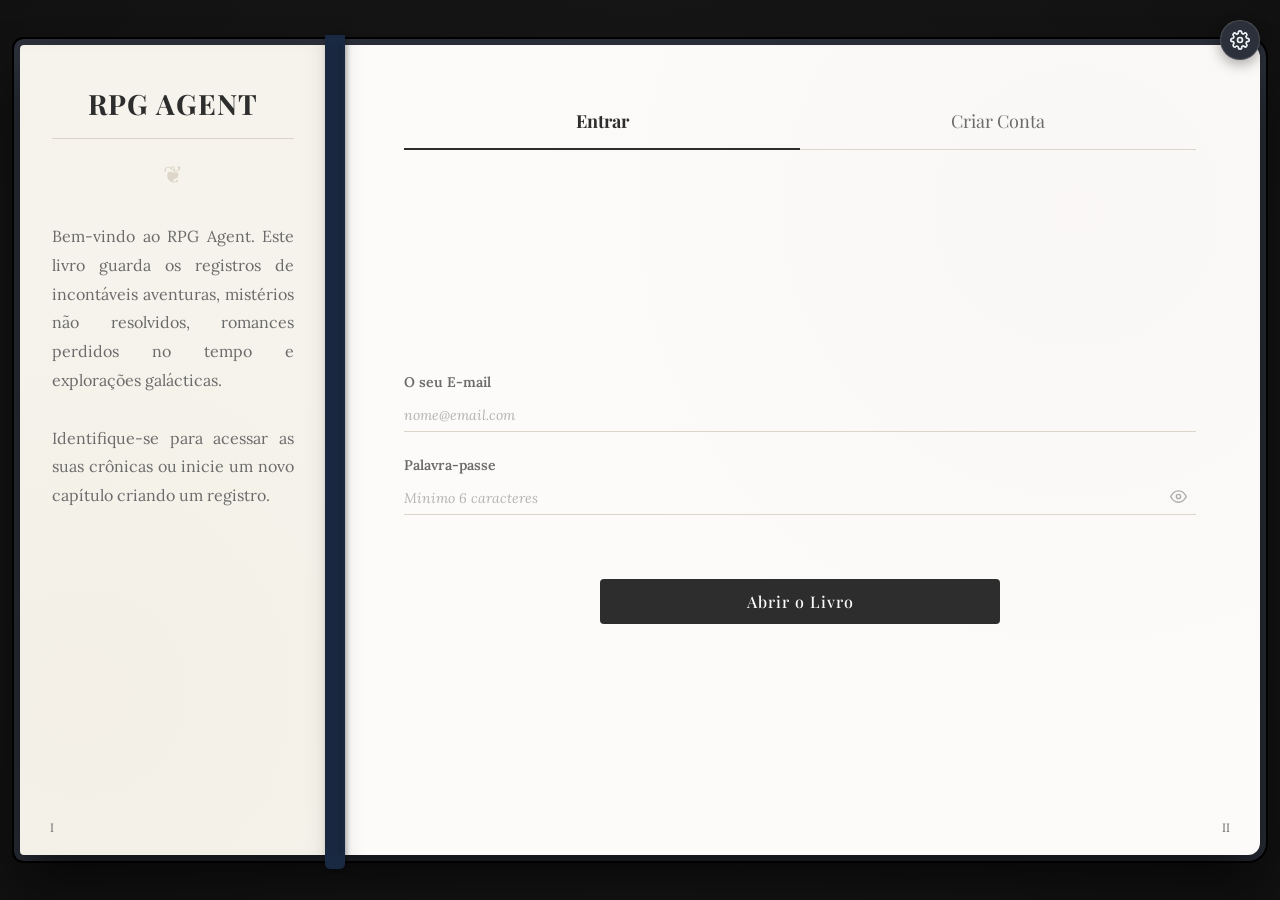
<file: static/login.html>
<!DOCTYPE html>
<html lang="pt-BR">
<head>
  <meta charset="UTF-8">
  <meta name="viewport" content="width=device-width, initial-scale=1.0">
  <title>RPG Agent — Identificação</title>

  <!-- PWA: instalável no Android e iOS -->
  <link rel="manifest" href="/manifest.webmanifest">
  <meta name="theme-color" content="#2b303a">
  <meta name="mobile-web-app-capable" content="yes">
  <meta name="apple-mobile-web-app-capable" content="yes">
  <meta name="apple-mobile-web-app-status-bar-style" content="black-translucent">
  <meta name="apple-mobile-web-app-title" content="RPG Agent">
  <link rel="apple-touch-icon" href="/static/icons/apple-touch-icon.png">
  <script>
    if ("serviceWorker" in navigator) {
      window.addEventListener("load", function () {
        navigator.serviceWorker.register("/sw.js").catch(function () {});
      });
    }
  </script>
  <link rel="icon" type="image/png" href="/static/icons/favicon-32.png">
  
  <link rel="preconnect" href="https://fonts.googleapis.com">
  <link rel="preconnect" href="https://fonts.gstatic.com" crossorigin>
  <link href="https://fonts.googleapis.com/css2?family=Caveat:wght@400;600&family=Lora:ital,wght@0,400;0,500;0,600;1,400;1,500&family=Playfair+Display:ital,wght@0,500;0,700;1,500&display=swap" rel="stylesheet">
  
  <link rel="stylesheet" href="/static/css/style.css?v=115">
</head>
<body class="auth-page">
  
  <div class="scene">
    <div class="tome">
      <div class="tome-cover animate-open">
        <h1>RPG Agent</h1>
        <p>Histórias Interativas & RPG</p>
      </div>
      
      <div class="tome-spine"></div>
      <div class="bookmark"></div>

      <div class="page-left">
        <h1 class="book-title">RPG Agent</h1>
        <div class="auth-ornamento">❦</div>
        <div class="auth-apresentacao">
          Bem-vindo ao RPG Agent. Este livro guarda os registros de incontáveis aventuras, mistérios não resolvidos, romances perdidos no tempo e explorações galácticas.<br><br>
          Identifique-se para acessar as suas crônicas ou inicie um novo capítulo criando um registro.
        </div>
        <div class="page-number left">I</div>
      </div>

      <div class="page-right">
        
        <div class="auth-tabs">
          <button id="tab-login" class="auth-tab active" onclick="switchTab('login')">Entrar</button>
          <button id="tab-register" class="auth-tab" onclick="switchTab('register')">Criar Conta</button>
        </div>
        
        <!-- O formulário fica centrado no eixo vertical da página. Antes os
             campos colavam no topo e o botão no rodapé, com uns 600px de nada
             entre os dois. -->
        <div class="auth-form">
          <div class="field-group">
            <label for="auth-email">O seu E-mail</label>
            <input id="auth-email" type="email" placeholder="nome@email.com">
          </div>

          <div class="field-group">
            <label for="auth-password">Palavra-passe</label>
            <div class="campo-com-olho">
              <input id="auth-password" type="password" placeholder="Mínimo 6 caracteres">
              <button type="button" class="btn-olho" aria-controls="auth-password"
                aria-pressed="false" aria-label="Mostrar a palavra-passe"
                title="Mostrar a palavra-passe" onclick="alternarSenhaVisivel(this)">
                <svg class="icone-olho" viewBox="0 0 24 24" fill="none" stroke="currentColor"
                  stroke-width="2" stroke-linecap="round" stroke-linejoin="round" aria-hidden="true">
                  <path d="M1 12s4-8 11-8 11 8 11 8-4 8-11 8-11-8-11-8z"/><circle cx="12" cy="12" r="3"/>
                </svg>
                <svg class="icone-olho-off" viewBox="0 0 24 24" fill="none" stroke="currentColor"
                  stroke-width="2" stroke-linecap="round" stroke-linejoin="round" aria-hidden="true">
                  <path d="M17.94 17.94A10.07 10.07 0 0 1 12 20c-7 0-11-8-11-8a18.45 18.45 0 0 1 5.06-5.94M9.9 4.24A9.12 9.12 0 0 1 12 4c7 0 11 8 11 8a18.5 18.5 0 0 1-2.16 3.19m-6.72-1.07a3 3 0 1 1-4.24-4.24"/>
                  <line x1="1" y1="1" x2="23" y2="23"/>
                </svg>
              </button>
            </div>
          </div>

          <div class="auth-error" id="auth-error"></div>

          <button id="auth-submit-btn" class="btn-main" onclick="submitAuth()">Abrir o Livro</button>
        </div>

        <div class="page-number right">II</div>
      </div>
    </div>
  </div>

  <div id="dialog-overlay" class="hidden">
    <div class="dialog-box" id="dialog-box">
      <div id="dialog-accent" style="height: 4px; border-radius: 8px 8px 0 0; position: absolute; top: 0; left: 0; right: 0;"></div>
      
      <div id="dialog-inner">
        <div id="dialog-head" class="modal-header dialogo-cabeca">
          <div id="dialog-icon" style="position: absolute; left: 0; width: 32px; height: 32px; border-radius: 50%; display: flex; align-items: center; justify-content: center; font-size: 16px; font-weight: bold;"></div>
          <div class="modal-title dialogo-titulo" id="dialog-title"></div>
        </div>
        
        <div id="dialog-message" class="dialogo-mensagem"></div>
      </div>
      
      <div id="dialog-buttons" class="acoes-centro"></div>
    </div>
  </div>

  <script src="/static/js/utils.js?v=29"></script>
  <script src="/static/js/auth.js?v=5"></script>
</body>
</html>
</file>
<file: static/css/style.css>
/* =========================================================
   VARIÁVEIS E RESET
   ========================================================= */
:root {
  /* ESCALA DE ESPAÇAMENTO — grade de 4px
     ────────────────────────────────────────────────────────────────────
     Antes daqui havia 34 valores soltos de padding/margin/gap em 428
     declarações, e nenhuma variável: 10, 11 e 12px faziam o mesmo trabalho,
     assim como 14, 15 e 16, e 24, 25 e 26. Cada elemento tinha sido espaçado
     no olho, isolado dos outros. Sem ritmo comum, tudo fica "quase certo" e
     o olho lê a tela como apertada.

     O número do nome é o MULTIPLICADOR de 4px: --esp-3 = 12px. Use sempre um
     degrau; se nenhum servir, o problema provavelmente é outro (alinhamento,
     tamanho de fonte, hierarquia) e não meio pixel de padding.

     Ficam FORA da escala, de propósito:
       • 1px e 2px — fio de cabelo, abaixo da grade;
       • espaço reservado para elemento fixo/absoluto (a folga da barra de
         rodapé, o padding que abre lugar para o botão do olho). Ali o número
         casa com o tamanho de OUTRA coisa, não com o ritmo da página;
       • margens negativas de sangria, que são pares — mexer num lado só
         descola os dois. */
  --esp-1:   4px;
  --esp-2:   8px;
  --esp-3:  12px;
  --esp-4:  16px;
  --esp-5:  20px;
  --esp-6:  24px;
  --esp-8:  32px;
  --esp-10: 40px;
  --esp-12: 48px;
  --esp-16: 64px;

  /* Fundo da cena (por trás do livro) */
  --body-bg:   #1a1a1a;
  --body-bg-2: #111111;

  /* Capa do livro */
  --cover-bg: #2b303a;
  --cover-border: #1a1d24;
  --cover-text: #f0f2f5;

  /* Páginas */
  --page-left: #f5f3eb;
  --page-right: #fcfbfa;
  --page-edge: #ddd6c8;

  /* Texto */
  --text-main: #2d2d2d;
  --text-muted: #6b6b6b;
  --text-dim: #999;

  /* Tinta */
  --ink-user: #264b82;
  --ink-sys: #8b3a3a;
  --ink-main: #2d2d2d;

  /* Estrutura */
  --spine-color: #1a2942;
  --input-border: var(--input-border);

  /* Cores fixas (sobrescritas em temas escuros) */
  --red: #c44444;
  --green: #2a8a5b;

  /* Fontes (personalizáveis) */
  --font-menu:   'Playfair Display', serif;
  --font-master: 'Lora', serif;
  --font-user:   'Caveat', cursive;
}

*, *::before, *::after { box-sizing: border-box; margin: 0; padding: 0; }

html { overflow-x: hidden; max-width: 100%; }

body {
  margin: 0; padding: 0;
  background-color: var(--body-bg);
  background-image: radial-gradient(circle at center, var(--body-bg) 0%, var(--body-bg-2) 100%);
  font-family: 'Lora', serif; color: var(--text-main);
  min-height: 100vh; overflow-x: hidden; max-width: 100%;
}

.hidden { display: none !important; }
button:disabled { opacity: 0.4; cursor: not-allowed !important; }

/* =========================================================
   ESTRUTURA DO LIVRO (SCENE & TOME)
   ========================================================= */
.scene {
  width: 100%; min-height: 100vh; display: flex; justify-content: center; align-items: center;
  /* Longa o bastante para a capa e as folhas (1300px de livro) virarem sem
     vir para cima da câmera; com 2000px a borda crescia quase três vezes. */
  perspective: 6000px; padding: var(--esp-5); box-sizing: border-box;
}

.tome {
  position: relative; width: 100%; max-width: 1300px; height: 90vh; min-height: 600px;
  display: flex; box-shadow: 0 30px 50px rgba(0,0,0,0.6), 0 0 0 6px var(--cover-bg), 0 0 0 8px #000;
  border-radius: 4px 12px 12px 4px; transform-style: preserve-3d;
}

.tome-cover {
  position: absolute; top: -6px; left: -6px; right: -6px; bottom: -6px;
  background: var(--cover-bg); border: 2px solid var(--cover-border);
  border-radius: 4px 12px 12px 4px; z-index: 100; transform-origin: left center;
  display: flex; flex-direction: column; justify-content: center; align-items: center;
  box-shadow: 20px 20px 40px rgba(0,0,0,0.6); backface-visibility: hidden;
}
.tome-cover h1 { font-family: var(--font-menu); font-size: 52px; color: var(--cover-text); font-weight: 500; letter-spacing: 2px; margin: 0; text-align: center; }
.tome-cover p { color: var(--cover-text); font-family: 'Lora', serif; font-size: 18px; font-style: italic; opacity: 0.7; margin-top: var(--esp-5); }

/* A capa gira de verdade: passa dos 90° mostrando o forro (o verso, no
   ::before) e só some no fim, quando já está deitada à esquerda. Antes girava
   110° e sumia pela transparência no meio do caminho: parecia desbotar, não
   abrir. A sombra que ela projeta nas páginas acompanha (::after). */
/* O verso da capa é o próprio elemento visto por trás (backface visível), com
   a cor escurecendo para o forro; o título e o subtítulo escondem as costas. */
.tome-cover.animate-open, .tome-cover.animate-close { backface-visibility: visible; }
.tome-cover > * { backface-visibility: hidden; }
.animate-open { animation: openTomeCover 1.25s cubic-bezier(0.55, 0.08, 0.3, 1) forwards; }
.animate-close { animation: closeTomeCover 1.1s cubic-bezier(0.55, 0.08, 0.3, 1) forwards; }
@keyframes openTomeCover {
  0%   { transform: rotateY(0deg); opacity: 1; box-shadow: 20px 20px 40px rgba(0,0,0,0.6); filter: brightness(1); }
  50%  { box-shadow: 40px 20px 60px rgba(0,0,0,0.4); filter: brightness(.8); }
  85%  { opacity: 1; filter: brightness(.6); }
  100% { transform: rotateY(-172deg); opacity: 0; visibility: hidden; box-shadow: 0 0 0 rgba(0,0,0,0); filter: brightness(.55); }
}
@keyframes closeTomeCover {
  0%   { transform: rotateY(-172deg); opacity: 0; visibility: visible; box-shadow: 0 0 0 rgba(0,0,0,0); filter: brightness(.55); }
  15%  { opacity: 1; filter: brightness(.6); }
  50%  { box-shadow: 40px 20px 60px rgba(0,0,0,0.4); filter: brightness(.8); }
  100% { transform: rotateY(0deg); opacity: 1; box-shadow: 20px 20px 40px rgba(0,0,0,0.6); filter: brightness(1); }
}

/* Chegou virando a página (menu e jogo são páginas do mesmo livro): a capa
   não abre de novo, e o conteúdo novo aparece enquanto a folha assenta. */
html.chegou-virando .tome-cover { display: none; }
html.anim-on.chegou-virando .tome > .page-left > *,
html.anim-on.chegou-virando .tome > .page-right > * { animation: paginaAssenta .45s ease-out both; }
@keyframes paginaAssenta { from { opacity: 0; } to { opacity: 1; } }

/* A folha que vira (utils.js, virarPagina e virarParaOutraPagina): frente e
   verso do mesmo papel, girando em volta da lombada. */
.folha-virando {
  position: absolute; z-index: 60; pointer-events: none;
  transform-style: preserve-3d; will-change: transform;
}
.folha-virando > .folha-face { position: absolute; inset: 0; overflow: hidden; backface-visibility: hidden; }
.folha-virando > .folha-verso { transform: rotateY(180deg); box-shadow: inset 0 0 40px rgba(0,0,0,.08); }
.folha-virando > .folha-sombra { position: absolute; inset: 0; opacity: 0; pointer-events: none; }
.folha-do-livro { z-index: 90; box-shadow: 0 10px 30px rgba(0,0,0,.25); }

/* Capítulo novo (game.js, anunciarCapitulo): uma página com o número e o
   título pousa sobre a narração, fica um instante e vira pela lombada. */
.capitulo-novo {
  position: absolute; inset: 0; z-index: 70; cursor: pointer;
  display: flex; align-items: center; justify-content: center;
  background: var(--page-right); border-radius: inherit;
  transform-origin: left center; backface-visibility: hidden;
  box-shadow: inset 15px 0 25px -15px rgba(0,0,0,0.08);
  animation: capituloVira 3.2s cubic-bezier(.42,.12,.28,1) forwards;
}
.capitulo-novo-folha { text-align: center; animation: capituloSurge .9s ease-out both; }
.capitulo-novo-rotulo {
  font-family: 'Lora', serif; font-size: 13px; letter-spacing: .35em; text-transform: uppercase;
  color: var(--text-muted);
}
.capitulo-novo-num {
  font-family: var(--font-menu); font-size: 72px; line-height: 1.1; color: var(--ink-sys);
  margin: var(--esp-2) 0;
}
.capitulo-novo-titulo {
  font-family: var(--font-master, 'Lora'), serif; font-style: italic; font-size: 22px; color: var(--text-main);
  padding-top: var(--esp-3); border-top: 1px solid var(--gold, #b89947); display: inline-block;
}
@keyframes capituloVira {
  0%   { opacity: 0; transform: perspective(2200px) rotateY(0deg); }
  10%  { opacity: 1; }
  74%  { transform: perspective(2200px) rotateY(0deg); }
  100% { opacity: 1; transform: perspective(2200px) rotateY(-180deg); }
}
@keyframes capituloSurge {
  from { opacity: 0; transform: translateY(8px); letter-spacing: .02em; }
  to   { opacity: 1; transform: translateY(0); }
}
/* Sem transição: "transition: all" (o botão Iniciar) atrasava o sumiço. */
.pagina-em-branco * { visibility: hidden !important; transition: none !important; }

/* Telas por cima (mochila, grimório, fichas, mapa, diário, combate...) e as
   janelas (Editar, wizard, editor, importar, avisos). Abrir: o véu escurece
   e o papel pousa, subindo um pouco; a animação recomeça sozinha quando a
   tela deixa de estar escondida. Fechar: uma cópia sai por cima enquanto a
   de verdade já está fechada (utils.js, _vigiarTelasPorCima). "backwards" e
   não "both": o fim da animação não pode prender o transform nem a opacidade
   de quem já os usa (as pílulas sobem ao passar o mouse). Só com html.anim-on
   (utils.js): sem animações, a tela aparece já no lugar. */
html.anim-on :is(#local-overlay, #pessoa-overlay, #heroi-overlay, #missoes-overlay, #mapa-overlay, #grupo-overlay,
    #diario-overlay, #elenco-overlay, #relacoes-overlay, #mundo-overlay, #inventory-overlay,
    #grimoire-overlay, #shop-overlay, #levelup-overlay, #rest-overlay, #loot-overlay, #combat-overlay,
    #edit-overlay, #dialog-overlay, #wizard-overlay, #import-overlay):not(.hidden) {
  animation: veuEntra .22s ease-out backwards;
}
html.anim-on :is(#lcl-frame, #psn-frame, #hro-frame, #msn-frame, #map-frame, #grp-frame, #dia-frame, #elc-frame,
    #rel-frame, #mnd-frame, #inv-frame, #grm-frame, #shp-frame, #lvl-frame, #rst-frame, #lot-frame,
    #cbt-frame, .edit-box, .dialog-box, .wizard-box, .edit-campaign-box, .import-box) {
  animation: telaPousa .34s cubic-bezier(.2,.8,.25,1) backwards;
}
@keyframes veuEntra { from { opacity: 0; } to { opacity: 1; } }
@keyframes telaPousa {
  from { opacity: 0; transform: translateY(18px) scale(.985); box-shadow: 0 2px 6px rgba(0,0,0,.2); }
  to   { opacity: 1; transform: none; }
}
.tela-saindo { pointer-events: none !important; animation: veuSai .2s ease-in forwards !important; }
.tela-saindo > * { animation: telaLevanta .2s ease-in forwards !important; }
@keyframes veuSai { to { opacity: 0; } }
@keyframes telaLevanta { to { opacity: 0; transform: translateY(10px) scale(.985); } }
/* As pílulas de reabrir sobem ao aparecer. */
html.anim-on :is(#grm-reopen, #lvl-reopen, #rst-reopen, #lot-reopen, #shp-reopen, #cbt-reopen):not(.hidden) {
  animation: pilulaSobe .35s cubic-bezier(.2,.8,.25,1) backwards;
}
@keyframes pilulaSobe { from { opacity: 0; transform: translateY(16px); } to { opacity: 1; transform: none; } }

/* O chat (game.js). Só o que chega agora anima; o histórico carregado não. */
/* A resposta do mestre: cada parágrafo surge como tinta secando, um depois
   do outro. */
html.anim-on .tinta-nova > * {
  animation: tintaSeca .75s ease-out backwards;
  animation-delay: calc(var(--i, 0) * 110ms);
}
@keyframes tintaSeca {
  from { opacity: 0; filter: blur(2.5px); transform: translateY(3px); }
  to   { opacity: 1; filter: none; transform: none; }
}
/* A fala do jogador: escrita à mão, da esquerda para a direita. */
html.anim-on .escrita-nova { animation: escritaAMao var(--escrita, .8s) cubic-bezier(.3,.1,.4,1) backwards; }
@keyframes escritaAMao {
  from { clip-path: inset(-20% 100% -20% -4%); }
  to   { clip-path: inset(-20% -4% -20% -4%); }
}
/* Mensagens do sistema (rolagens, avisos, comandos): entram deslizando. */
html.anim-on .msg-row.system.msg-nova { animation: sistemaEntra .35s ease-out backwards; }
@keyframes sistemaEntra { from { opacity: 0; transform: translateY(8px); } to { opacity: 1; transform: none; } }
/* "O mestre está escrevendo": a pena risca uma linha de tinta. */
.pena-escrevendo { display: flex; align-items: center; gap: var(--esp-2); color: var(--ink-user); }
.pena-svg { width: 20px; height: 20px; transform-origin: 20% 90%; }
.linha-de-tinta {
  display: inline-block; width: 64px; height: 2px; border-radius: 2px; opacity: .55;
  background: linear-gradient(to right, currentColor, transparent); transform-origin: left center;
}
.pena-msg { font-size: 11px; color: var(--text-muted); margin-left: var(--esp-1); }
html.anim-on .pena-svg { animation: penaEscreve 1.2s ease-in-out infinite; }
html.anim-on .linha-de-tinta { animation: linhaDeTinta 1.2s ease-in-out infinite; }
@keyframes penaEscreve {
  0%, 100% { transform: translateX(0) rotate(0deg); }
  25% { transform: translateX(4px) rotate(-10deg); }
  50% { transform: translateX(8px) rotate(0deg); }
  75% { transform: translateX(12px) rotate(-10deg); }
}
@keyframes linhaDeTinta {
  0% { transform: scaleX(0); opacity: .55; }
  70% { transform: scaleX(1); opacity: .55; }
  100% { transform: scaleX(1); opacity: 0; }
}
/* Os dados: o número troca enquanto rola (o resto só aparece quando cai),
   cai com um pulo, brilha no crítico e treme na falha crítica. */
.dado-rolando .dado-resto { visibility: hidden; }
html.anim-on .dado-rolando .dado-numero { display: inline-block; animation: dadoSacode .11s linear infinite alternate; }
html.anim-on .dado-caiu .sys-number { display: inline-block; animation: dadoCai .4s cubic-bezier(.2,1.6,.4,1) backwards; }
html.anim-on .dado-critico { animation: dadoBrilha 1.4s ease-out; }
html.anim-on .dado-falha { animation: dadoTreme .5s ease-in-out; }
@keyframes dadoSacode { from { transform: translateY(-2px) rotate(-12deg); } to { transform: translateY(2px) rotate(12deg); } }
@keyframes dadoCai { from { transform: scale(1.7); opacity: .4; } to { transform: none; opacity: 1; } }
@keyframes dadoBrilha {
  0%   { box-shadow: 0 0 0 0 rgba(212,175,55,.0); }
  25%  { box-shadow: 0 0 0 6px rgba(212,175,55,.45), 0 0 28px rgba(212,175,55,.55); }
  100% { box-shadow: 0 0 0 0 rgba(212,175,55,0); }
}
@keyframes dadoTreme {
  0%, 100% { transform: none; }
  20% { transform: translateX(-6px); } 40% { transform: translateX(5px); }
  60% { transform: translateX(-3px); } 80% { transform: translateX(2px); }
}

/* O combate (combat.js, animarMudancas): o número do dano ou da cura
   flutua sobre o cartão, que treme no dano e brilha na cura; quem cai
   esmaece; o cartão de quem passa a jogar pulsa; abrir um combate novo dá um
   tranco na tela; o fim cai como um selo. */
.cbt-card { position: relative; }
.cbt-flutua {
  position: absolute; top: 8px; right: 12px; z-index: 3; pointer-events: none;
  font-family: var(--font-menu); font-weight: 700; font-size: 24px; line-height: 1;
  text-shadow: 0 1px 0 var(--cbt-paper, #fffbf0), 0 0 6px var(--cbt-paper, #fffbf0);
}
.cbt-flutua.dano { color: var(--cbt-red, #8b2315); }
.cbt-flutua.cura { color: var(--cbt-green, #2e7d32); }
html.anim-on .cbt-flutua { animation: numeroFlutua 1.1s ease-out forwards; }
html:not(.anim-on) .cbt-flutua { display: none; }
@keyframes numeroFlutua {
  0%   { opacity: 0; transform: translateY(8px) scale(.7); }
  15%  { opacity: 1; transform: translateY(0) scale(1.2); }
  100% { opacity: 0; transform: translateY(-30px) scale(1); }
}
html.anim-on .cbt-levou-dano { animation: cartaoApanha .45s ease-out; }
html.anim-on .cbt-curou { animation: cartaoCura .8s ease-out; }
html.anim-on .cbt-caiu { animation: cartaoCai .9s ease-out; }
html.anim-on .cbt-vez-nova { animation: vezChega 1s ease-out; }
@keyframes cartaoApanha {
  0%, 100% { transform: none; }
  15% { transform: translateX(-6px); box-shadow: inset 0 0 0 2px var(--cbt-red, #8b2315); }
  35% { transform: translateX(5px); } 55% { transform: translateX(-3px); } 75% { transform: translateX(2px); }
}
@keyframes cartaoCura {
  0%   { box-shadow: 0 0 0 0 rgba(46,125,50,0); }
  30%  { box-shadow: 0 0 0 4px rgba(46,125,50,.35), 0 0 20px rgba(46,125,50,.35); }
  100% { box-shadow: 0 0 0 0 rgba(46,125,50,0); }
}
@keyframes cartaoCai {
  from { filter: none; transform: none; }
  40%  { transform: translateY(5px) rotate(-1.2deg); }
  to   { transform: none; }
}
@keyframes vezChega {
  0%   { box-shadow: 0 0 0 0 color-mix(in srgb, var(--cbt-acento, var(--ink-user)) 60%, transparent); }
  40%  { box-shadow: 0 0 0 7px color-mix(in srgb, var(--cbt-acento, var(--ink-user)) 25%, transparent); }
  100% { box-shadow: 0 0 0 0 transparent; }
}
html.anim-on #cbt-frame.cbt-inicio {
  animation: telaPousa .34s cubic-bezier(.2,.8,.25,1) backwards, combateComeca .55s .3s ease-out;
}
@keyframes combateComeca {
  0%, 100% { transform: none; box-shadow: 0 15px 35px rgba(0,0,0,.45); }
  15% { transform: translateX(-8px) rotate(-.4deg); box-shadow: 0 15px 35px rgba(0,0,0,.45), inset 0 0 60px rgba(139,35,21,.35); }
  35% { transform: translateX(7px) rotate(.3deg); }
  55% { transform: translateX(-4px); } 75% { transform: translateX(2px); }
}
html.anim-on .cbt-end-overlay:not(.hidden) .cbt-end-modal { animation: seloCai .6s cubic-bezier(.2,1.4,.4,1) backwards; }
html.anim-on .cbt-end-overlay:not(.hidden) .cbt-crista { animation: cristaAparece .8s .45s cubic-bezier(.2,1.6,.4,1) backwards; }
@keyframes seloCai {
  from { opacity: 0; transform: scale(1.6) rotate(-6deg); }
  60%  { opacity: 1; transform: scale(.96) rotate(1deg); }
  to   { transform: none; }
}
@keyframes cristaAparece { from { opacity: 0; transform: scale(.3) rotate(-25deg); } to { opacity: 1; transform: none; } }

/* Progressão e recompensas (utils.js, animarNumeros e destacar). Um número
   que mudou conta até o novo e pulsa: verde ao subir, vermelho ao descer.
   O cartão de quem leva o saque pulsa quando ganha um item. */
/* Só o número escrito pulsa assim; com data-valor (cartão do saque, dados de
   vida, degraus da relação) cada peça tem a sua animação. */
html.anim-on .num-subiu:not([data-valor]) { display: inline-block; animation: numSobe .7s ease-out; }
html.anim-on .num-desceu:not([data-valor]) { display: inline-block; animation: numDesce .7s ease-out; }
@keyframes numSobe {
  0% { transform: none; }
  30% { transform: scale(1.35); color: var(--green, #2e7d32); }
  100% { transform: none; }
}
@keyframes numDesce {
  0% { transform: none; }
  30% { transform: scale(1.25); color: var(--ink-sys, #8b2315); }
  100% { transform: none; }
}
html.anim-on .lot-cartao.num-subiu { animation: recebeItem .8s ease-out; }
@keyframes recebeItem {
  0%   { box-shadow: 0 0 0 0 rgba(184,153,71,0); }
  30%  { box-shadow: 0 0 0 5px rgba(184,153,71,.45), 0 0 22px rgba(184,153,71,.4); transform: translateY(-2px); }
  100% { box-shadow: 0 0 0 0 rgba(184,153,71,0); transform: none; }
}
/* O dado de vida que acabou de ser gasto se esvazia (o primeiro vazio). */
html.anim-on .rst-pips.num-desceu .rst-pip-cheio + .rst-pip:not(.rst-pip-cheio),
html.anim-on .rst-pips.num-desceu .rst-pip:first-child:not(.rst-pip-cheio) { animation: pipEsvazia .7s ease-out; }
@keyframes pipEsvazia {
  0%   { background: var(--rst-ember, #b5541c); transform: rotate(45deg) scale(1.3); }
  100% { transform: rotate(45deg) scale(1); }
}
/* Subir de nível: a tela brilha quando uma escolha é feita. */
html.anim-on #lvl-frame.lvl-escolha-feita { animation: escolhaFeita 1.1s ease-out; }
@keyframes escolhaFeita {
  0%   { box-shadow: 0 15px 35px rgba(74,37,17,0.45), 0 0 0 0 rgba(212,175,55,0); }
  30%  { box-shadow: 0 15px 35px rgba(74,37,17,0.45), 0 0 0 6px rgba(212,175,55,.5), 0 0 60px rgba(212,175,55,.45); }
  100% { box-shadow: 0 15px 35px rgba(74,37,17,0.45), 0 0 0 0 rgba(212,175,55,0); }
}
/* Grimório: a magia aprendida brilha ao chegar às conhecidas. */
html.anim-on .grm-conhecida.grm-aprendeu { animation: magiaAprendida 1.4s ease-out; }
@keyframes magiaAprendida {
  0%   { background: color-mix(in srgb, var(--grm-ink, #264b82) 30%, transparent); transform: translateX(-6px); }
  40%  { background: color-mix(in srgb, var(--grm-ink, #264b82) 18%, transparent); transform: none; }
  100% { background: transparent; }
}
/* Descanso: brasas subindo da fogueira, atrás do título. */
.rst-header { position: relative; overflow: hidden; }
.rst-brasas { position: absolute; left: 50%; bottom: 0; width: 220px; height: 100%; transform: translateX(-50%);
              pointer-events: none; }
.rst-brasas i { position: absolute; bottom: -6px; width: 4px; height: 4px; border-radius: 50%; opacity: 0;
                background: var(--rst-ember, #b5541c); box-shadow: 0 0 6px var(--rst-ember, #b5541c); }
.rst-brasas i:nth-child(1) { left: 12%; } .rst-brasas i:nth-child(2) { left: 30%; }
.rst-brasas i:nth-child(3) { left: 47%; } .rst-brasas i:nth-child(4) { left: 61%; }
.rst-brasas i:nth-child(5) { left: 76%; } .rst-brasas i:nth-child(6) { left: 90%; }
html.anim-on .rst-brasas i { animation: brasaSobe 3.2s ease-out infinite; }
html.anim-on .rst-brasas i:nth-child(2) { animation-delay: .6s; animation-duration: 2.7s; }
html.anim-on .rst-brasas i:nth-child(3) { animation-delay: 1.3s; }
html.anim-on .rst-brasas i:nth-child(4) { animation-delay: .3s; animation-duration: 3.6s; }
html.anim-on .rst-brasas i:nth-child(5) { animation-delay: 1.9s; animation-duration: 2.9s; }
html.anim-on .rst-brasas i:nth-child(6) { animation-delay: 1s; }
@keyframes brasaSobe {
  0%   { opacity: 0; transform: translate(0, 0) scale(1); }
  15%  { opacity: .9; }
  100% { opacity: 0; transform: translate(10px, -90px) scale(.4); }
}

/* Romance e fantasia (relacoes.js, mundo.js, barra.js). A marca do afeto,
   da confiança, da reputação e da lealdade desliza até a nova posição, e o
   número ganha uma seta que sobe ou desce e some. */
html.anim-on .psn-barra-marca[data-barra] { transition: left .8s cubic-bezier(.3,.9,.4,1); }
html.anim-on .rel-intensidade > span[data-barra] { transition: width .8s ease-out; }
.rel-valor.num-subiu::after, .rel-valor.num-desceu::after {
  display: inline-block; margin-left: 3px; font-size: .8em; opacity: 0;
}
.rel-valor.num-subiu::after { content: "\2191"; color: var(--lcl-green, #2e7d32); }
.rel-valor.num-desceu::after { content: "\2193"; color: var(--lcl-red, #8b2315); }
html.anim-on .rel-valor.num-subiu::after { animation: setaSobe 1.6s ease-out; }
html.anim-on .rel-valor.num-desceu::after { animation: setaDesce 1.6s ease-out; }
@keyframes setaSobe {
  0% { opacity: 0; transform: translateY(6px); } 20%, 70% { opacity: 1; transform: none; }
  100% { opacity: 0; transform: translateY(-6px); }
}
@keyframes setaDesce {
  0% { opacity: 0; transform: translateY(-6px); } 20%, 70% { opacity: 1; transform: none; }
  100% { opacity: 0; transform: translateY(6px); }
}
/* O degrau da relação que acabou de ser alcançado acende. */
html.anim-on .rel-segmentos.num-subiu .rel-segmento-atual { animation: degrauAcende 1.3s ease-out; }
@keyframes degrauAcende {
  0%   { transform: scaleY(1); box-shadow: 0 0 0 0 rgba(184,153,71,0); }
  25%  { transform: scaleY(1.9); box-shadow: 0 0 10px 2px rgba(184,153,71,.8); background: var(--lcl-gold, #b89947); }
  100% { transform: scaleY(1); box-shadow: 0 0 0 0 rgba(184,153,71,0); }
}
/* Um momento que acabou de acontecer chega com um brilho dourado. */
html.anim-on .rel-momento.item-novo { animation: momentoNovo 1.6s ease-out; }
@keyframes momentoNovo {
  0%   { opacity: 0; transform: translateX(-10px); background: rgba(184,153,71,.3); }
  30%  { opacity: 1; transform: none; background: rgba(184,153,71,.25); }
  100% { background: transparent; }
}
/* Segredo revelado: um selo de cera aparece sobre ele e se parte em dois.
   As metades são os pseudo-elementos; sem a animação, não aparecem. */
.rel-segredo-revelado.item-novo, .rel-seg-revelado.item-novo { position: relative; }
.rel-segredo-revelado.item-novo::before, .rel-segredo-revelado.item-novo::after,
.rel-seg-revelado.item-novo::before, .rel-seg-revelado.item-novo::after {
  content: ""; position: absolute; top: 50%; width: 17px; height: 34px; margin-top: -17px; opacity: 0;
  background: radial-gradient(circle at 100% 40%, #b0302a, #7a1712 70%);
  box-shadow: inset 0 0 0 2px rgba(0,0,0,.12); pointer-events: none;
}
.rel-segredo-revelado.item-novo::before, .rel-seg-revelado.item-novo::before {
  right: 32px; border-radius: 17px 0 0 17px;
}
.rel-segredo-revelado.item-novo::after, .rel-seg-revelado.item-novo::after {
  right: 15px; border-radius: 0 17px 17px 0;
  background: radial-gradient(circle at 0% 40%, #b0302a, #7a1712 70%);
}
/* Na linha do cartão da pessoa, um selo menor. */
.rel-seg-revelado.item-novo::before, .rel-seg-revelado.item-novo::after { width: 10px; height: 20px; margin-top: -10px; }
.rel-seg-revelado.item-novo::before { right: 18px; border-radius: 10px 0 0 10px; }
.rel-seg-revelado.item-novo::after { right: 8px; border-radius: 0 10px 10px 0; }
html.anim-on .rel-segredo-revelado.item-novo::before, html.anim-on .rel-seg-revelado.item-novo::before {
  animation: seloQuebraEsq 1.5s ease-in both;
}
html.anim-on .rel-segredo-revelado.item-novo::after, html.anim-on .rel-seg-revelado.item-novo::after {
  animation: seloQuebraDir 1.5s ease-in both;
}
html.anim-on .rel-segredo-revelado.item-novo { animation: segredoAbre 1.5s ease-out; }
@keyframes seloQuebraEsq {
  0%   { opacity: 0; transform: scale(1.5); }
  15%, 45% { opacity: 1; transform: none; }
  52%  { opacity: 1; transform: rotate(-4deg); }
  100% { opacity: 0; transform: translate(-14px, 22px) rotate(-35deg); }
}
@keyframes seloQuebraDir {
  0%   { opacity: 0; transform: scale(1.5); }
  15%, 45% { opacity: 1; transform: none; }
  52%  { opacity: 1; transform: rotate(4deg); }
  100% { opacity: 0; transform: translate(14px, 26px) rotate(40deg); }
}
@keyframes segredoAbre {
  0%, 45% { box-shadow: 0 0 0 0 rgba(139,35,21,0); }
  60%  { box-shadow: 0 0 0 3px rgba(139,35,21,.35), 0 0 18px rgba(139,35,21,.25); }
  100% { box-shadow: 0 0 0 0 rgba(139,35,21,0); }
}
/* Título novo: cai como um selo carimbado, com brilho dourado. */
html.anim-on .mnd-titulo-item.item-novo { animation: tituloCarimba .9s cubic-bezier(.2,1.4,.4,1) both; }
@keyframes tituloCarimba {
  0%   { opacity: 0; transform: scale(1.5) rotate(-5deg); }
  55%  { opacity: 1; transform: scale(.97) rotate(1deg); box-shadow: 0 0 0 4px rgba(184,153,71,.5), 0 0 26px rgba(184,153,71,.45); }
  100% { transform: none; box-shadow: 0 0 0 0 rgba(184,153,71,0); }
}
/* Lenda: a lenda nova surge; o fragmento novo chega de lado e se encaixa. */
html.anim-on .mnd-lenda.item-novo { animation: telaPousa .7s ease-out both; }
html.anim-on .mnd-lenda .rel-momento.item-novo { animation: fragmentoEncaixa 1.1s cubic-bezier(.3,1.3,.5,1) both; }
@keyframes fragmentoEncaixa {
  0%   { opacity: 0; transform: translate(26px, -8px) rotate(5deg); }
  65%  { opacity: 1; transform: translate(-3px, 1px) rotate(-1deg); background: rgba(184,153,71,.25); }
  100% { transform: none; background: transparent; }
}
/* Uma aba que ganhou algo novo (outra que não a aberta) pulsa a contagem. */
html.anim-on .elc-filtro-conta.num-subiu { animation: numSobe .7s ease-out 2; }
/* O encontro na barra: pulsa quando fica perto; um encontro novo entra. */
html.anim-on #sb-encontro.sb-encontro-chegando { animation: encontroPulsa 1s ease-in-out 3; }
html.anim-on #sb-encontro.sb-encontro-novo { animation: encontroEntra .6s ease-out; }
@keyframes encontroPulsa {
  0%, 100% { box-shadow: 0 0 0 0 rgba(139,35,21,0); }
  50% { box-shadow: 0 0 0 4px rgba(139,35,21,.25), 0 0 16px rgba(139,35,21,.3); transform: scale(1.02); }
}
@keyframes encontroEntra { from { opacity: 0; transform: translateX(-12px); } to { opacity: 1; transform: none; } }

/* Barra lateral (barra.js). A hora nova sobe no lugar da velha; quando o dia
   vira, um sol ou uma lua cruza o relógio em arco. O que mudou (lugar,
   capítulo, a missão principal) ganha um brilho breve; a vida dos heróis e
   o progresso da missão deslizam, e as contagens dos atalhos pulsam. */
#sb-tempo { position: relative; }
/* O astro cruza POR TRÁS da hora: por cima, ele parecia um borrão sobre as
   palavras. (Só o ícone e o texto: um seletor amplo aqui tirava o próprio
   astro do position: absolute.) */
#sb-icone-hora, #sb-tempo-texto { position: relative; z-index: 1; }
html.anim-on #sb-tempo-texto.sb-hora-mudou { display: inline-block; animation: horaSobe .6s ease-out; }
@keyframes horaSobe { from { opacity: 0; transform: translateY(70%); } to { opacity: 1; transform: none; } }
/* 16px era discreto demais para algo que passa uma vez por dia. O arco é
   baixo de propósito: a barra corta o que sobe além da linha do relógio. */
.sb-astro { position: absolute; left: 0; top: 50%; margin-top: -10px; width: 20px; height: 20px;
            opacity: 0; pointer-events: none; }
.sb-astro svg { display: block; }
.sb-astro-sol { color: var(--lcl-gold, #b89947); filter: drop-shadow(0 0 4px rgba(184,153,71,.7)); }
.sb-astro-lua { color: var(--ink-user, #2b4a7a); filter: drop-shadow(0 0 4px rgba(43,74,122,.5)); }
html.anim-on .sb-astro { animation: astroCruza 2s ease-in-out; }
/* O relógio fica colado no topo da barra: o que sobe acima da linha some no
   corte da rolagem. O arco cabe dentro dela, subindo só o suficiente. */
@keyframes astroCruza {
  0%   { opacity: 0; transform: translate(-8px, 10px) rotate(-40deg) scale(.7); }
  20%  { opacity: 1; }
  50%  { transform: translate(30px, -2px) rotate(0deg) scale(1); }
  80%  { opacity: 1; }
  100% { opacity: 0; transform: translate(68px, 10px) rotate(40deg) scale(.7); }
}
html.anim-on .sb-mudou { animation: sbMudou 1.2s ease-out; }
@keyframes sbMudou {
  0%   { box-shadow: 0 0 0 0 rgba(184,153,71,0); }
  25%  { box-shadow: 0 0 0 3px rgba(184,153,71,.45); background-color: rgba(184,153,71,.18); }
  100% { box-shadow: 0 0 0 0 rgba(184,153,71,0); }
}
html.anim-on .sb-heroi-vida > span[data-barra], html.anim-on .sb-heroi-mana > span[data-barra],
html.anim-on .sb-missao-trilho > span[data-barra] { transition: width .7s ease-out; }
html.anim-on .sb-heroi-num.num-subiu { animation: numSobe .7s ease-out; }
html.anim-on .sb-heroi-num.num-desceu { animation: numDesce .7s ease-out; }
html.anim-on .sb-missao-conta.num-subiu { display: inline-block; animation: numSobe .7s ease-out; }

/* Menu: as campanhas entram uma a uma, depois que a capa abre (quem chega
   virando a página não espera a capa). */
html.anim-on .campaign-item.campanha-entra {
  animation: campanhaEntra .45s ease-out backwards;
  animation-delay: calc(1s + var(--i, 0) * 70ms);
}
html.anim-on.chegou-virando .campaign-item.campanha-entra { animation-delay: calc(var(--i, 0) * 70ms); }
@keyframes campanhaEntra { from { opacity: 0; transform: translateX(-14px); } to { opacity: 1; transform: none; } }
/* "Gerar com IA": a pena escreve no botão; os campos preenchidos chegam um
   depois do outro, como tinta no papel. */
.pena-gerando { display: inline-flex; align-items: center; gap: 8px; }
.pena-gerando .pena-svg { width: 16px; height: 16px; }
/* No botão a pena escreve no lugar, sem andar sobre o texto. */
html.anim-on .pena-gerando .pena-svg { animation-name: penaNoLugar; }
@keyframes penaNoLugar {
  0%, 100% { transform: rotate(0deg); }
  25% { transform: translateX(-2px) rotate(-14deg); }
  75% { transform: translateX(2px) rotate(-6deg); }
}
html.anim-on .campo-preenchido {
  animation: campoPreenchido .7s ease-out backwards;
  animation-delay: calc(var(--i, 0) * 140ms);
}
@keyframes campoPreenchido {
  0%   { opacity: 0; transform: translateY(6px); }
  50%  { opacity: 1; box-shadow: 0 0 0 3px rgba(184,153,71,.35); }
  100% { transform: none; box-shadow: 0 0 0 0 rgba(184,153,71,0); }
}

/* Menos movimento: pelo aparelho (prefers-reduced-motion, se a escolha for
   "Seguir o sistema") ou pela escolha "Desligadas" nas configurações. Tudo
   troca na hora; o que é comandado pelo JS pergunta a animacoesLigadas(). */
:root[data-animacoes="desligadas"] *, :root[data-animacoes="desligadas"] *::before, :root[data-animacoes="desligadas"] *::after {
  animation-duration: .01ms !important; animation-iteration-count: 1 !important; animation-delay: 0s !important;
  transition-duration: .01ms !important; transition-delay: 0s !important; scroll-behavior: auto !important;
}
@media (prefers-reduced-motion: reduce) {
  :root:not([data-animacoes="ligadas"]) *, :root:not([data-animacoes="ligadas"]) *::before, :root:not([data-animacoes="ligadas"]) *::after {
    animation-duration: .01ms !important; animation-iteration-count: 1 !important; animation-delay: 0s !important;
    transition-duration: .01ms !important; transition-delay: 0s !important; scroll-behavior: auto !important;
  }
}

.tome-spine {
  position: absolute; top: 0; bottom: 0; left: 320px; width: 50px; transform: translateX(-50%);
  background: linear-gradient(to right, transparent 0%, rgba(0,0,0,0.03) 45%, rgba(0,0,0,0.1) 50%, rgba(0,0,0,0.03) 55%, transparent 100%);
  z-index: 10; pointer-events: none;
}
.bookmark {
  position: absolute; top: -10px; left: 320px; transform: translateX(-15px); width: 20px; height: 103%;
  background: var(--spine-color); z-index: 5; box-shadow: 2px 0 5px rgba(0,0,0,0.3); border-radius: 0 0 5px 5px;
}

/* Páginas Base */
.page-left {
  width: 320px; background: var(--page-left); border-radius: 4px 0 0 4px; box-shadow: inset -15px 0 25px -15px rgba(0,0,0,0.1);
  padding: var(--esp-10) var(--esp-8); box-sizing: border-box; display: flex; flex-direction: column; border-right: 14px solid var(--spine-color);
  background-image: radial-gradient(circle at 20% 80%, rgba(139, 69, 19, 0.02) 0%, transparent 60%);
}
.page-right {
  flex: 1; background: var(--page-right); border-radius: 0 12px 12px 0; box-shadow: inset 15px 0 25px -15px rgba(0,0,0,0.05);
  padding: var(--esp-12) var(--esp-16); box-sizing: border-box; display: flex; flex-direction: column; position: relative;
  background-image: radial-gradient(circle at 80% 20%, rgba(139, 69, 19, 0.02) 0%, transparent 60%);
}
.book-title {
  font-family: var(--font-menu); font-size: 28px; font-weight: 700; color: var(--text-main); text-align: center;
  margin: 0 0 var(--esp-5) 0; border-bottom: 1px solid var(--page-edge); padding-bottom: var(--esp-4); letter-spacing: 1px; text-transform: uppercase;
}
.page-number { position: absolute; bottom: 20px; font-family: 'Lora', serif; font-size: 12px; color: var(--text-muted); }
.page-number.left { left: 30px; } .page-number.right { right: 30px; }

/* =========================================================
   FORMS, BOTÕES E SCROLL
   ========================================================= */
/* Sombra de rolagem: aparece SÓ do lado em que há conteúdo escondido.
   As duas primeiras camadas acompanham o conteúdo (`local`) e apagam a
   sombra quando não há mais o que rolar; as duas seguintes ficam presas ao
   quadro (`scroll`). Vale para o corpo dos modais, o wizard e o prompt de
   importação — todos cortavam texto no meio, sem nenhuma pista de que
   continuava (o label "Notas" da ficha de personagem era o caso pior). */
.scroll-area {
  overflow-y: auto; height: 100%; padding-right: var(--esp-3);
  background:
    linear-gradient(var(--page-right) 30%, rgba(255,255,255,0)) top / 100% 22px no-repeat local,
    linear-gradient(rgba(255,255,255,0), var(--page-right) 70%) bottom / 100% 22px no-repeat local,
    radial-gradient(farthest-side at 50% 0, rgba(0,0,0,.10), transparent) top / 100% 10px no-repeat scroll,
    radial-gradient(farthest-side at 50% 100%, rgba(0,0,0,.10), transparent) bottom / 100% 10px no-repeat scroll;
}
.scroll-area::-webkit-scrollbar { width: 4px; }
.scroll-area::-webkit-scrollbar-track { background: transparent; }
.scroll-area::-webkit-scrollbar-thumb { background: #d0c8b8; border-radius: 2px; }

.field-group { margin-bottom: var(--esp-6); }
.field-group label { display: block; font-family: 'Lora', serif; font-size: 14px; font-weight: 600; color: var(--text-muted); margin-bottom: var(--esp-1); }

input, textarea {
  width: 100%; background: transparent; border: none; border-bottom: 1px solid var(--page-edge); color: var(--ink-user);
  font-family: 'Caveat', cursive; font-size: 22px; padding: var(--esp-1) 0; outline: none; transition: border-color 0.3s;
}
/* Caixinha e rádio não herdam a largura inteira: com ela, a caixinha ocupava a
   linha do rótulo e o texto ao lado quebrava ("Membro / do Grupo"). */
input[type="checkbox"], input[type="radio"] { width: auto; flex: 0 0 auto; }
select {
  width: 100%; background: transparent; border: none; border-bottom: 1px solid var(--page-edge); color: var(--ink-user);
  font-family: 'Lora', serif; font-size: 16px; padding: var(--esp-2) 0; outline: none; transition: border-color 0.3s; cursor: pointer;
  /* Corte com reticências: o <select> nativo cortava o rótulo no meio de uma
     palavra, sem sinal nenhum de que havia texto adiante. A lista aberta não
     é afetada — o popup do navegador cresce até o maior item. */
  text-overflow: ellipsis;
}
/* Campo de senha com botão de revelar (chaves de API no menu).
   O input continua ocupando 100% e mantendo a borda inferior do tema; o
   botão flutua por cima do canto direito, e o padding reserva o espaço
   para uma chave longa não passar por baixo dele. */
/* Os dois ombros do rótulo da chave.
   "criar chave" leva ao site onde ela é gerada — sem isso, quem nunca criou
   uma não tem por onde começar. "apagar" existe porque a chave vive no
   servidor e o campo vazio quer dizer "não mexa": tirar de vez precisa de um
   gesto próprio, e só aparece quando há o que apagar. */
.btn-apagar-chave,
.link-criar-chave {
  float: right; background: none; border: none; cursor: pointer;
  font-family: inherit; font-size: 11px; line-height: 1.6; padding: 0;
  margin-left: var(--esp-2, 8px);
  color: var(--text-muted, #8a7a66); text-decoration: underline;
}
.btn-apagar-chave:hover { color: var(--inv-red, #8b2315); }
.link-criar-chave:hover { color: var(--gold, #b89947); }

.campo-com-olho { position: relative; }
.campo-com-olho input { padding-right: 38px; }
/* Chave revelada sai da fonte cursiva do tema e vai para monoespaçada: o
   objetivo de revelar é CONFERIR caractere a caractere, e em 'Caveat' o
   l/1/I e o O/0 de uma chave de API são indistinguíveis. */
.campo-com-olho input[type="text"] {
  font-family: 'Courier New', Courier, monospace;
  font-size: 15px;
  letter-spacing: 0.4px;
}
.btn-olho {
  /* Centrado no eixo do campo em vez de preso à base: o tamanho da fonte do
     input muda entre desktop, mobile e o estado revelado (monoespaçada), e
     um `bottom` fixo desalinharia em algum deles. */
  position: absolute; right: 0; top: 50%; transform: translateY(-50%);
  /* 36px é área de toque, não tamanho do ícone: no mobile o botão nasceu
     com 19px de altura, abaixo do mínimo confortável para o dedo — e este
     app é um PWA instalável. */
  width: auto; min-width: 36px; min-height: 36px;
  display: inline-flex; align-items: center; justify-content: center;
  background: none; border: none; padding: 0;
  line-height: 1; cursor: pointer;
  color: var(--text-muted); opacity: 0.55; transition: opacity 0.2s;
}
.btn-olho:hover, .btn-olho:focus-visible { opacity: 1; }
.btn-olho[aria-pressed="true"] { opacity: 1; }
.btn-olho:focus-visible { outline: 1px dotted var(--ink-user); outline-offset: 2px; }

/* Ícone em SVG, não emoji: herda a cor do tema e desenha igual em todo
   sistema — e mudam de forma (e de cor) entre Windows, Android e iOS.
   A troca é feita só por CSS a partir do aria-pressed, então o JS mexe
   apenas no estado e não há como o ícone divergir dele. */
.btn-olho svg { width: 17px; height: 17px; display: block; }
.btn-olho .icone-olho-off { display: none; }
.btn-olho[aria-pressed="true"] .icone-olho { display: none; }
.btn-olho[aria-pressed="true"] .icone-olho-off { display: block; }

input::placeholder, textarea::placeholder { color: #b3b3b3; font-family: 'Lora', serif; font-size: 14px; font-style: italic; }
input:focus, select:focus, textarea:focus { border-bottom-color: var(--ink-user); }
textarea { resize: vertical; min-height: 40px; }

.btn-main, .btn-save, .btn-danger {
  background: var(--text-main); border: none; color: var(--page-right); font-family: 'Playfair Display', serif;
  font-size: 16px; font-weight: 500; letter-spacing: 1px; padding: var(--esp-3) var(--esp-5); cursor: pointer; border-radius: 4px; transition: all 0.3s;
  text-align: center;
}
/* A barra precisa ser flex column: o #start-btn era filho direto da
   .page-right (flex column) e esticava por align-items:stretch. Envolvido
   num <div> comum, o <button> volta a ser inline-block e encolhe para o
   tamanho do texto. */
.barra-iniciar { display: flex; flex-direction: column; }
.btn-main:hover:not(:disabled), .btn-save:hover { background: var(--ink-user); box-shadow: 0 4px 10px rgba(38, 75, 130, 0.2); }
.btn-danger:hover { background: var(--red); box-shadow: 0 4px 10px rgba(196, 68, 68, 0.2); }

.clean-button, .btn-ghost {
  background: transparent; border: 1px solid var(--page-edge); color: var(--text-main); font-family: 'Lora', serif; 
  font-size: 14px; text-align: center; padding: var(--esp-2) var(--esp-4); cursor: pointer; transition: all 0.2s; border-radius: 3px;
}
.clean-button:hover, .btn-ghost:hover { border-color: var(--text-main); background: rgba(0,0,0,0.03); }

.bottom-actions .clean-button { text-align: left; }

/* =========================================================
   LOGIN & MENU
   ========================================================= */
.auth-tabs { display: flex; border-bottom: 1px solid var(--page-edge); margin-bottom: var(--esp-10); }
.auth-tab { flex: 1; background: transparent; border: none; font-family: 'Playfair Display', serif; font-size: 18px; color: var(--text-muted); padding: var(--esp-4) 0; cursor: pointer; position: relative; transition: color 0.3s; }
.auth-tab.active { color: var(--text-main); font-weight: 700; }
.auth-tab::after { content: ''; position: absolute; bottom: -1px; left: 0; right: 0; height: 2px; background: var(--text-main); transform: scaleX(0); transition: transform 0.3s; }
.auth-tab.active::after { transform: scaleX(1); }
.auth-error { color: var(--ink-sys); font-size: 15px; font-style: italic; text-align: center; min-height: 20px; margin-bottom: var(--esp-5); }
/* Formulário de login centrado no eixo vertical da página. `margin: auto 0`
   dentro do flex column da .page-right divide o espaço livre igualmente
   acima e abaixo — antes os campos colavam no topo e o botão no rodapé,
   com um vão enorme no meio. */
.auth-form { margin: auto 0; width: 100%; }

/* Ação destrutiva discreta: mesmo alcance, menos atração visual. */
.btn-delete-discreto {
  background: none; border: none; padding: var(--esp-3) var(--esp-1); margin: 0;
  width: auto; cursor: pointer;
  font-family: 'Lora', serif; font-size: 14px;
  color: var(--text-muted); text-decoration: underline;
  text-underline-offset: 3px; transition: color .2s;
}
.btn-delete-discreto:hover { color: var(--ink-sys); }


.campaign-list { border: 1px solid var(--page-edge); border-radius: 4px; overflow: hidden; max-height: 250px; overflow-y: auto; margin-bottom: var(--esp-5); background: transparent; }
.campaign-item { padding: var(--esp-4) var(--esp-3); cursor: pointer; border-bottom: 1px solid var(--page-edge); display: flex; align-items: center; justify-content: space-between; transition: background 0.15s; }
.campaign-item:last-child { border-bottom: none; }
.campaign-item:hover { background: rgba(0,0,0,0.03); }
.campaign-item.selected { background: rgba(38, 75, 130, 0.05); border-left: 4px solid var(--ink-user); padding-left: var(--esp-2); }
.campaign-item-name { font-family: 'Playfair Display', serif; font-size: 16px; color: var(--text-main); font-weight: 700; }
.campaign-item-meta { font-family: 'Lora', serif; font-size: 13px; color: var(--text-muted); font-style: italic; margin-top: var(--esp-1); }
.campaign-item-del, .campaign-item-edit {
  background: transparent; border: 1px solid var(--text-muted); border-radius: 3px; color: var(--text-muted);
  width: 24px; height: 24px; display: flex; align-items: center; justify-content: center;
  cursor: pointer; font-size: 14px; transition: 0.2s; flex-shrink: 0;
}
.campaign-item-del:hover { color: var(--ink-sys); border-color: var(--ink-sys); background: rgba(139,58,58,0.05); }
.campaign-item-edit:hover { color: var(--ink-user); border-color: var(--ink-user); background: rgba(38,75,130,0.05); }

.edit-campaign-box { max-width: 800px; max-height: 90vh; background: var(--page-right); border: 1px solid var(--page-edge); border-radius: 8px; position: relative; width: 90%; box-shadow: 0 20px 50px rgba(0,0,0,0.6); display: flex; flex-direction: column; background-image: radial-gradient(circle at 80% 20%, rgba(139, 69, 19, 0.02) 0%, transparent 60%); }

.ed-dnd-section { border-top: 1px solid var(--page-edge); margin-top: var(--esp-4); padding-top: var(--esp-4); }
.ed-dnd-section-title { font-family: 'Playfair Display', serif; font-size: 13px; font-weight: 700; color: var(--text-muted); margin-bottom: var(--esp-3); text-transform: uppercase; letter-spacing: 0.06em; }

/* Ficha em jogo nos editores: o que as telas controlam fica só para leitura.
   O <fieldset disabled> desabilita tudo de dentro; aqui só se tira a moldura
   padrão dele e se esmaece o conteúdo, para ler como "não se mexe aqui". */
fieldset.ed-trava { border: 0; margin: 0; padding: 0; min-width: 0; }
fieldset.ed-trava input, fieldset.ed-trava select, fieldset.ed-trava textarea,
fieldset.ed-trava button { opacity: 0.62; cursor: not-allowed; }
.ed-aviso-regras {
  margin: 0 0 var(--esp-3); padding: var(--esp-2) var(--esp-3);
  font-size: 12px; line-height: 1.45; color: var(--text-main);
  background: rgba(38, 75, 130, 0.06);
  border: 1px solid rgba(38, 75, 130, 0.25); border-radius: 4px;
}
.ed-aviso-correcao { background: rgba(180, 90, 20, 0.07); border-color: rgba(180, 90, 20, 0.35); }
.ed-correcao-toggle {
  display: flex; align-items: center; justify-content: flex-end; gap: var(--esp-2);
  font-size: 12px; color: var(--text-muted); cursor: pointer; text-align: right;
}
/* O input global ocupa a largura toda; aqui é só a caixinha. */
.ed-correcao-toggle input[type="checkbox"] {
  width: auto; flex: 0 0 auto; margin: 0; padding: 0; border: 0; cursor: pointer;
}
.ed-aviso-inline { font-size: 11px; color: var(--ink-user); margin: 0 0 var(--esp-2); font-style: italic; }

.ed-search-result {
  padding: var(--esp-2) var(--esp-3); border: 1px solid var(--page-edge); border-radius: 4px;
  margin-bottom: var(--esp-2); cursor: pointer; transition: background 0.15s;
  background: rgba(0,0,0,0.01);
}
.ed-search-result:hover { background: rgba(38,75,130,0.06); border-color: rgba(38,75,130,0.3); }
.ed-search-result-added { opacity: 0.6; cursor: default; }
.ed-search-result-added:hover { background: rgba(0,0,0,0.01); border-color: var(--page-edge); }
.ed-spell-badge {
  font-family: monospace; font-size: 10px; font-weight: 700;
  background: rgba(38,75,130,0.1); border: 1px solid rgba(38,75,130,0.25);
  border-radius: 3px; padding: 1px var(--esp-1); color: var(--ink-user);
}
.ed-type-badge {
  font-family: monospace; font-size: 10px; font-weight: 700;
  background: rgba(42,138,91,0.1); border: 1px solid rgba(42,138,91,0.25);
  border-radius: 3px; padding: 1px var(--esp-1); color: var(--green);
}
.ed-search-panel {
  border: 1px solid var(--page-edge); border-radius: 6px;
  padding: var(--esp-3); margin-top: var(--esp-3); background: rgba(0,0,0,0.02);
}
.ed-search-results-list { max-height: 260px; overflow-y: auto; margin-top: var(--esp-2); }
.ed-search-results-list::-webkit-scrollbar { width: 4px; }
.ed-search-results-list::-webkit-scrollbar-track { background: transparent; }
.ed-search-results-list::-webkit-scrollbar-thumb { background: var(--page-edge); border-radius: 2px; }

#edit-overlay .cwc-body {
  max-height: 70vh;
  overflow-y: auto;
  padding-right: var(--esp-4);
}
#edit-overlay .cwc-body::-webkit-scrollbar { width: 4px; }
#edit-overlay .cwc-body::-webkit-scrollbar-track { background: transparent; }
#edit-overlay .cwc-body::-webkit-scrollbar-thumb { background: var(--page-edge); border-radius: 2px; }
.ed-added-list { display: flex; flex-wrap: wrap; gap: var(--esp-1); margin-top: var(--esp-2); }
.ed-added-chip {
  display: inline-flex; align-items: center; gap: var(--esp-1);
  background: rgba(38,75,130,0.08); border: 1px solid rgba(38,75,130,0.2);
  border-radius: 12px; padding: 2px var(--esp-2); font-size: 12px; color: var(--ink-user);
}
.ed-added-chip button {
  background: none; border: none; cursor: pointer; color: var(--text-muted);
  font-size: 13px; line-height: 1; padding: 0 0 0 2px;
}
.ed-added-chip button:hover { color: var(--ink-sys); }
.ed-free-toggle {
  display: flex; align-items: center; gap: var(--esp-2);
  font-family: 'Lora', serif; font-size: 13px; color: var(--text-muted);
  padding: var(--esp-2) 0; cursor: pointer; user-select: none;
}
.ed-free-toggle input[type=checkbox] { width: 15px; height: 15px; cursor: pointer; accent-color: var(--ink-user); }
.ed-pb-budget {
  font-size: 12px; color: var(--text-muted); margin-bottom: var(--esp-2);
  font-family: 'Lora', serif;
}
.ed-pb-budget span { font-weight: 700; color: var(--text-main); }
.ed-pb-budget .over { color: var(--ink-sys); }

.bottom-actions { margin-top: auto; padding-top: var(--esp-5); border-top: 1px solid var(--page-edge); display: flex; flex-direction: column; gap: var(--esp-2); width: 100%; }
/* `margin: auto 0 30px` centra o bloco no eixo vertical da página: no
   Prefácio da Sessão as colunas colavam no topo e sobrava metade da
   página vazia embaixo do botão. */
.form-grid { display: grid; grid-template-columns: 1fr 1fr; gap: var(--esp-10); margin: auto 0 var(--esp-8) 0; }
.form-section h3 { font-family: 'Playfair Display', serif; font-weight: 700; font-size: 18px; color: var(--text-main); margin: 0 0 var(--esp-4) 0; border-bottom: 1px solid var(--page-edge); padding-bottom: var(--esp-2); }

/* =========================================================
   GAME ESPECÍFICO (SIDEBAR DO JOGO)
   ========================================================= */
.sidebar-header { flex-shrink: 0; }
.sidebar-header-row { display: flex; flex-direction: column; width: 100%; }
/* Puxador e fechar da folha inferior — só no mobile (ver media query). */
.sidebar-grab, .sidebar-close { display: none; }
.sidebar-content { flex: 1; min-height: 0; overflow-y: auto; padding-right: var(--esp-3); }
.sidebar-content::-webkit-scrollbar { width: 4px; }
.sidebar-content::-webkit-scrollbar-track { background: transparent; }
.sidebar-content::-webkit-scrollbar-thumb { background: #d0c8b8; border-radius: 2px; }

.tab-panel { display: none; }
.tab-panel.active { display: block; animation: fadeIn 0.3s ease; }
@keyframes fadeIn { from { opacity: 0; transform: translateY(5px); } to { opacity: 1; transform: translateY(0); } }

.sidebar-tabs { display: flex; gap: var(--esp-2);
                margin-top: var(--esp-4); margin-bottom: var(--esp-6);
                flex-shrink: 0; }
.tab-btn { flex: 1; background: transparent; border: 1px solid var(--page-edge); padding: var(--esp-2); font-family: 'Lora', serif; font-size: 13px; cursor: pointer; border-radius: 4px; color: var(--text-muted); transition: 0.2s; }
.tab-btn.active { background: rgba(0,0,0,0.04); font-weight: 600; color: var(--text-main); border-color: var(--input-border); }

/* margin-top estava inline nas 8 seções, sempre com o mesmo valor —
   é propriedade da seção, não de cada uso. */
.sb-section { background: transparent; border: none; padding: 0;
              margin-top: var(--esp-5); margin-bottom: var(--esp-6); }
.sb-section-title { font-family: 'Playfair Display', serif; font-size: 14px; font-weight: 700; text-transform: uppercase; margin-bottom: var(--esp-3); color: var(--text-main); }
.empty-state { font-size: 14px; color: var(--text-muted); font-style: italic; text-align: left; display: block; }

.char-card { border: 1px solid var(--page-edge); border-radius: 4px; padding: var(--esp-4); margin-bottom: var(--esp-3); background: rgba(255, 255, 255, 0.4); cursor: pointer; transition: background 0.2s; }
.char-card:hover { background: rgba(0, 0, 0, 0.03); }
.char-name { font-family: 'Playfair Display', serif; font-size: 16px; font-weight: 700; color: var(--text-main); display: flex; align-items: center; justify-content: space-between; margin-bottom: var(--esp-3); }
.char-status { font-family: 'Lora', serif; font-size: 11px; font-weight: 400; color: var(--text-muted); background: rgba(0,0,0,0.05); padding: 2px var(--esp-2); border-radius: 3px; }
.char-status.dead { color: var(--ink-sys); background: rgba(139,58,58,0.1); }
.char-status.missing { color: #b8860b; background: rgba(184,134,11,0.1); }
.char-desc { font-size: 13px; color: var(--text-muted); line-height: 1.5; }
.dnd-ca { font-size: 13px; color: var(--ink-user); }
.stat-bar-wrap { margin-bottom: var(--esp-2); }
.stat-bar-label { display: flex; justify-content: space-between; font-size: 13px; color: var(--text-main); margin-bottom: var(--esp-1); font-family: 'Lora', serif; }
.stat-bar-track { height: 4px; background: var(--page-edge); border-radius: 2px; overflow: hidden; }
.stat-bar-fill { height: 100%; border-radius: 2px; }
.condition-badges { display: flex; flex-wrap: wrap; gap: var(--esp-1); margin-top: var(--esp-3); }
.condition-badge { font-size: 9px; padding: var(--esp-1) var(--esp-2); border-radius: 3px; border: 1px solid transparent; text-transform: uppercase; letter-spacing: 0.05em; }

/* ── Level-up badge ── */
@keyframes levelup-pulse {
  0%,100% { box-shadow: 0 0 0 0 rgba(255,180,0,0.55); transform: scale(1); }
  50%      { box-shadow: 0 0 0 5px rgba(255,180,0,0);  transform: scale(1.06); }
}
.levelup-badge {
  display: inline-flex; align-items: center; gap: var(--esp-1);
  font-family: 'Lora', serif; font-size: 10px; font-weight: 700;
  color: #7a4f00; background: #fff3c4;
  border: 1px solid #f0c030; border-radius: 20px;
  padding: 2px var(--esp-2); cursor: pointer; white-space: nowrap;
  animation: levelup-pulse 1.6s ease-in-out infinite;
  transition: background 0.15s;
}
.levelup-badge:hover { background: #ffe680; }

.flag-item { display: flex; justify-content: space-between; font-size: 13px; padding: var(--esp-2) 0; border-bottom: 1px solid rgba(0,0,0,0.05); cursor: pointer; }
.flag-item:hover { background: rgba(0,0,0,0.02); }
.flag-key { font-weight: 600; }
.flag-val { color: var(--text-muted); }

.diary-entry { border: 1px solid var(--page-edge); padding: var(--esp-3); border-radius: 4px; margin-bottom: var(--esp-3); cursor: pointer; background: rgba(255,255,255,0.4); }
.diary-entry:hover { background: rgba(0,0,0,0.03); }
.diary-entry-title { font-weight: bold; font-size: 14px; margin-bottom: var(--esp-2); font-family: 'Playfair Display', serif; }
.diary-entry-content { font-size: 13px; color: var(--text-muted); line-height: 1.5; }

#turn-tracker { padding: var(--esp-3) var(--esp-16); border-bottom: 1px solid var(--page-edge); background: rgba(0,0,0,0.02); }
#turn-tracker-inner { display: flex; align-items: center; gap: var(--esp-4); }
#tt-round-label { font-family: 'Playfair Display', serif; font-size: 14px; font-weight: 700; color: var(--ink-sys); white-space: nowrap; flex-shrink: 0; }
#tt-cards { display: flex; gap: var(--esp-2); overflow-x: auto; flex: 1; min-width: 0; }
#tt-cards::-webkit-scrollbar { height: 0; }

.tt-card { padding: var(--esp-1) var(--esp-3); border-radius: 4px; border: 1px solid var(--page-edge); font-size: 12px; white-space: nowrap; background: var(--page-right); flex-shrink: 0; }
.tt-active { border-color: var(--ink-sys); font-weight: bold; }
.tt-past { opacity: 0.6; }

/* =========================================================
   GAME ESPECÍFICO (CHAT DINÂMICO)
   ========================================================= */
#chat-area.page-right { padding: 0; display: flex; flex-direction: column; height: 100%; overflow: hidden; }
#chat-history { flex: 1; overflow-y: auto; padding: var(--esp-10) var(--esp-16) var(--esp-5) var(--esp-16); display: flex; flex-direction: column; gap: var(--esp-6); }
/* Ancora a conversa no rodapé: com pouco texto, o mais recente fica logo
   acima de onde se digita, em vez de colar no topo com um vão enorme no meio.
   É `margin-top: auto` no primeiro filho, e não `justify-content: flex-end`,
   porque este último impede de rolar até o topo quando o conteúdo transborda. */
#chat-history > *:first-child { margin-top: auto; }
#chat-history::-webkit-scrollbar { width: 6px; }
#chat-history::-webkit-scrollbar-thumb { background: #d0c8b8; border-radius: 3px; }

.msg-label { display: none; }
.msg-row.master .msg-bubble { font-family: var(--font-master); font-size: 18px; line-height: 1.7; color: var(--ink-main); text-align: justify; max-width: 95%; }
.msg-row.master .msg-bubble > p:first-of-type::first-letter { font-family: var(--font-menu); font-size: 42px; font-weight: 700; float: left; line-height: 0.8; margin-right: var(--esp-2); color: var(--text-main); }
.msg-row.user { display: flex; justify-content: flex-end; }
.msg-row.user .msg-bubble { font-family: var(--font-user); font-size: 28px; line-height: 1.2; color: var(--ink-user); max-width: 80%; text-align: right; transform: rotate(-0.5deg); }
/* Mensagem de sistema simples — linha divisória com texto ao centro */
.msg-row.system .msg-bubble {
  font-family: 'Lora', serif; font-style: italic; font-size: 13px;
  color: var(--text-muted); display: flex; align-items: center; gap: var(--esp-3);
  margin: var(--esp-1) 0; padding: 2px 0;
}
.msg-row.system .msg-bubble::before,
.msg-row.system .msg-bubble::after {
  content: ''; flex: 1; height: 1px; background: var(--page-edge);
}

/* Cards de resultado de ferramenta (sys-card) */
.sys-card {
  margin: var(--esp-1) auto; width: 95%; max-width: 480px;
  background: rgba(255,255,255,0.55); border: 1px solid var(--page-edge);
  border-radius: 8px; padding: var(--esp-6) var(--esp-5) var(--esp-4); position: relative;
  box-shadow: 0 2px 10px rgba(0,0,0,0.04);
}
.sys-card-badge {
  position: absolute; top: -11px; left: 50%; transform: translateX(-50%);
  background: var(--page-left); border: 1px solid;
  padding: 2px var(--esp-4); border-radius: 10px;
  font-family: 'Playfair Display', serif; font-size: 12px; font-weight: 700;
  white-space: nowrap; box-shadow: 0 2px 4px rgba(0,0,0,0.06);
}
.sys-card-body {
  font-family: 'Lora', serif; font-size: 14px; color: var(--text-main);
  line-height: 1.8; text-align: center;
}
.sys-card-body strong { color: var(--ink-sys); }
.sys-card-body em { color: var(--text-muted); }
.sys-card-body code { font-family: 'Lora', serif; background: rgba(0,0,0,0.05); padding: 1px var(--esp-1); border-radius: 3px; font-size: 13px; }
.sys-number {
  font-family: 'Caveat', cursive; font-size: 24px;
  color: var(--ink-sys); padding: 0 var(--esp-1); vertical-align: middle; font-style: normal;
}
.sys-highlight {
  font-weight: 700; color: var(--ink-sys);
  border-bottom: 1px dotted var(--ink-sys); font-style: normal;
}

.cmd-list-box { text-align: left; padding: var(--esp-5); background: rgba(0,0,0,0.02); border: 1px solid var(--page-edge); border-radius: 6px; margin: var(--esp-3) 0; font-style: normal; }
.cmd-list-title { font-family: 'Playfair Display', serif; font-size: 18px; font-weight: 700; color: var(--ink-user); margin-bottom: var(--esp-3); border-bottom: 1px solid var(--page-edge); padding-bottom: var(--esp-2); text-align: center; }
.cmd-list-item { margin-bottom: var(--esp-3); font-size: 15px; color: var(--ink-main); line-height: 1.5; font-style: normal; }
.cmd-list-item:last-child { margin-bottom: 0; }
.cmd-list-item b { color: var(--ink-sys); }

/* /ajuda: seções por tipo de comando, e os apelidos ("também /missoes"). */
.cmd-list-secao {
  font-family: 'Playfair Display', serif; font-size: 12px; font-weight: 700;
  text-transform: uppercase; letter-spacing: .08em; color: var(--text-muted);
  margin: var(--esp-4) 0 var(--esp-2);
}
.cmd-list-secao:first-of-type { margin-top: 0; }
.cmd-apelidos { font-size: 12px; color: var(--text-muted); font-style: italic; }
.cmd-list-rodape { margin-top: var(--esp-3); font-size: 13px; color: var(--text-muted); font-style: italic; }
/* /status e /combate: uma linha por pessoa, números à direita. */
.cmd-status-linha {
  display: flex; justify-content: space-between; align-items: baseline; flex-wrap: wrap; gap: var(--esp-1) var(--esp-3);
  padding-bottom: var(--esp-1); margin-bottom: var(--esp-2);
  border-bottom: 1px dashed var(--page-edge); font-size: 15px; color: var(--ink-main);
}
.cmd-status-linha b { color: var(--ink-sys); }
.cmd-status-marcas { font-size: 12px; color: var(--text-muted); font-style: italic; }
.cmd-status-nums { font-size: 13px; white-space: nowrap; }
.cmd-vez { font-size: 11px; text-transform: uppercase; letter-spacing: .06em; }
.cmd-fora { opacity: .55; text-decoration: line-through; }
/* /rolar */
.cmd-rolagem-badge { color: var(--ink-user); border-color: var(--ink-user); }
.cmd-rolagem-nota {
  font-family: 'Lora', serif; font-size: 11px; color: var(--text-dim);
  margin-top: var(--esp-3); text-align: center; font-style: italic;
}
/* O d20 descartado pela vantagem ou desvantagem: à vista, mas riscado. */
.cmd-descartado { text-decoration: line-through; color: var(--text-muted); font-size: 13px; }

.tool-log { display: flex; flex-wrap: wrap; gap: var(--esp-2); margin: var(--esp-3) 0; }
.tool-item { background: rgba(0,0,0,0.03); border: 1px solid var(--page-edge); border-radius: 12px; padding: var(--esp-1) var(--esp-3); font-size: 11px; color: var(--text-muted); display: flex; align-items: center; gap: var(--esp-2); }
.tool-item-args { font-family: 'JetBrains Mono', monospace; font-size: 9px; background: rgba(0,0,0,0.05); padding: 2px var(--esp-1); border-radius: 3px; }

/* ── ZONA DE VIOLAÇÃO ── */
.violation-item { margin-bottom: var(--esp-3); padding-bottom: var(--esp-3); border-bottom: 1px solid var(--page-edge); font-family: 'Lora', serif; }
.violation-item:last-child { border-bottom: none; margin-bottom: 0; padding-bottom: 0; }
.violation-rule { font-size: 15px; color: var(--ink-main); word-break: break-all; }
.violation-msg { font-size: 14px; color: var(--ink-main); margin-top: var(--esp-1); line-height: 1.4; }
.violation-detail { font-size: 14px; color: var(--text-muted); margin-top: var(--esp-1); line-height: 1.4; }

.typing-dots { display: flex; gap: var(--esp-1); padding: var(--esp-3) 0; align-items: center; }
.typing-dot { width: 6px; height: 6px; background: var(--text-muted); border-radius: 50%; animation: blink 1.4s infinite both; }
.typing-dot:nth-child(2) { animation-delay: 0.2s; }
.typing-dot:nth-child(3) { animation-delay: 0.4s; }
@keyframes blink { 0%, 100% { opacity: 0.2; } 50% { opacity: 1; } }

/* ── ZONA DE INPUT DE AÇÕES ── */
#input-area { border-top: 1px solid var(--page-edge); padding: var(--esp-5) var(--esp-16) var(--esp-10) var(--esp-16); background: transparent; flex-shrink: 0; }
.input-row { display: flex; gap: var(--esp-3); align-items: flex-end; }
#dice-tray-btn { background: rgba(0,0,0,0.02); border: 1px solid var(--page-edge); color: var(--text-main); font-size: 20px; padding: 0; width: 44px; height: 44px; display: flex; align-items: center; justify-content: center; border-radius: 4px; cursor: pointer; transition: 0.2s; margin: 0; flex-shrink: 0; }
#dice-tray-btn:hover { background: rgba(0,0,0,0.05); border-color: var(--input-border); }
#chat-input { flex: 1; background: transparent; border: none; border-bottom: 2px solid var(--input-border); color: var(--ink-user); font-family: var(--font-user); font-size: 26px; padding: var(--esp-1) 0; resize: none; outline: none; height: 44px; line-height: 32px; }
#chat-input:focus { border-bottom-color: var(--ink-user); }
#send-btn { background: transparent; border: 1px solid var(--input-border); color: var(--text-main); font-family: 'Lora', serif; font-size: 13px; font-weight: 600; text-transform: uppercase; letter-spacing: 1px; padding: 0 var(--esp-5); height: 44px; border-radius: 4px; cursor: pointer; transition: 0.2s; margin: 0; }
#send-btn:hover { background: var(--text-main); color: var(--page-right); border-color: var(--text-main); }
/* Dica sob o compositor: a de teclado só no desktop. */
.composer-dica { font-family: 'Lora', serif; font-size: 11px; color: var(--text-muted); margin-top: var(--esp-2); text-align: center; }
.composer-dica-toque { display: none; }

/* =========================================================
   MENU DE COMANDOS (/)
   ========================================================= */
#cmd-menu {
  position: absolute; bottom: 100%; left: 0; right: 0;
  background: var(--page-right); border: 1px solid var(--page-edge);
  border-radius: 4px; padding: var(--esp-4); box-shadow: 0 -10px 30px rgba(0,0,0,0.1);
  z-index: 100; margin-bottom: var(--esp-4); max-height: 250px; overflow-y: auto;
}
.cmd-menu-title { font-family: 'Lora', serif; font-size: 12px; font-style: italic; color: var(--text-muted); margin-bottom: var(--esp-3); }
.cmd-item { padding: var(--esp-2) var(--esp-3); cursor: pointer; border-radius: 3px; font-family: 'Lora', serif; font-size: 14px; color: var(--text-main); transition: background 0.1s; display: flex; align-items: baseline; gap: var(--esp-2); }
.cmd-item.active, .cmd-item:hover { background: rgba(0,0,0,0.05); }
.cmd-item-name { font-weight: 600; font-family: 'Lora', serif; }
.cmd-item-arg { color: var(--ink-user); font-size: 13px; font-style: italic; }
.cmd-item-desc { color: var(--text-muted); margin-left: var(--esp-1); font-size: 13px; }

/* =========================================================
   MODAIS E OVERLAYS
   ========================================================= */
#dialog-overlay, #import-overlay, #wizard-overlay, #edit-overlay { position: fixed; inset: 0; z-index: 9999; background: rgba(0,0,0,0.85); display: flex; align-items: center; justify-content: center; backdrop-filter: blur(3px); }
/* O diálogo de confirmação/alerta pode ser disparado de dentro de outro
   modal (ex.: deletar dentro do modal de edição). Precisa ficar SEMPRE
   por cima, independentemente da ordem no DOM. */
#dialog-overlay { z-index: 10001; }
.import-box, .wizard-box, .dialog-box, .edit-box { background: var(--page-right); border: 1px solid var(--page-edge); border-radius: 8px; position: relative; width: 90%; box-shadow: 0 20px 50px rgba(0,0,0,0.6); display: flex; flex-direction: column; background-image: radial-gradient(circle at 80% 20%, rgba(139, 69, 19, 0.02) 0%, transparent 60%); }
.import-box { max-width: 600px; padding: var(--esp-8); }
.wizard-box { max-width: 800px; max-height: 90vh; }
.edit-box { max-width: 500px; padding: var(--esp-8); }
.dialog-box { max-width: 400px; padding: var(--esp-8) var(--esp-10); text-align: center; }

.modal-header, .edit-header { display: flex; justify-content: space-between; align-items: center; margin-bottom: var(--esp-5); }
.modal-title, .edit-name { font-family: 'Playfair Display', serif; font-size: 22px; font-weight: 700; color: var(--text-main); }
.modal-subtitle, .edit-type { font-family: 'Lora', serif; font-size: 13px; color: var(--text-muted); font-style: italic; text-transform: uppercase; }
/* Frase explicativa dentro de modal. Diferente de .modal-subtitle, que é
   um RÓTULO curto ('PERSONAGEM', 'DIÁRIO') e por isso vai em caixa alta —
   uma frase inteira em maiúsculas grita com o leitor. */
.modal-hint { font-family: 'Lora', serif; font-size: 13px; color: var(--text-muted); font-style: italic; }
.close-btn { background: none; border: none; font-size: 20px; color: var(--text-muted); cursor: pointer; }
.close-btn:hover { color: var(--ink-sys); }

.import-tabs { display: flex; gap: var(--esp-1); overflow-x: auto; margin-bottom: var(--esp-4); border-bottom: 1px solid var(--page-edge); padding-bottom: var(--esp-1); }

/* Nos gêneros sem regras de D&D, o seletor trava e esta dica diz por quê. */
.regras-dica { display: block; margin-top: var(--esp-1); font-size: 12px; line-height: 1.35; color: var(--text-muted); }
.regras-dica.hidden { display: none; }

/* As regras de D&D são uma caixa à parte do gênero, na importação também. */
.import-regras {
  display: flex; align-items: center; gap: var(--esp-2); margin: var(--esp-2) 0 var(--esp-3);
  font-family: 'Lora', serif; font-size: 13px; color: var(--text-muted); cursor: pointer;
}
.import-tab { background: transparent; border: none; font-family: 'Lora', serif; font-size: 14px; color: var(--text-muted); padding: var(--esp-1) var(--esp-3); cursor: pointer; }
.import-tab.active { color: var(--text-main); font-weight: 600; border-bottom: 2px solid var(--text-main); }

/* WIZARD DA CAMPANHA E EDIT */
.wizard-header { padding: var(--esp-5) var(--esp-8); border-bottom: 1px solid var(--page-edge); flex-shrink: 0; }
.wizard-body { padding: var(--esp-5) var(--esp-8); overflow-y: auto; flex: 1; }
.wizard-footer { padding: var(--esp-4) var(--esp-8); border-top: 1px solid var(--page-edge); display: flex; justify-content: space-between; flex-shrink: 0; }
.wz-steps { display: flex; align-items: center; gap: var(--esp-3); margin-top: var(--esp-4); }
.wz-step-dot { display: flex; align-items: center; font-family: 'Playfair Display', serif; font-size: 14px; color: var(--text-muted); cursor: pointer; padding: var(--esp-1) var(--esp-2); transition: 0.2s; }
.wz-step-dot span:first-child { width: 24px; height: 24px; border-radius: 50%; display: flex; align-items: center; justify-content: center; border: 1px solid var(--page-edge); font-size: 12px; margin-right: var(--esp-2); }
.wz-step-dot.active { color: var(--text-main); font-weight: 600; }
.wz-step-dot.active span:first-child { background: var(--text-main); color: var(--page-right); border-color: var(--text-main); }
.wz-step-dot.done span:first-child { background: rgba(42, 138, 91, 0.2); color: var(--green); border-color: var(--green); }
.wz-line { flex: 1; height: 1px; background: var(--page-edge); }
.wz-ai-box { background: rgba(38, 75, 130, 0.05); border: 1px solid rgba(38, 75, 130, 0.2); border-radius: 4px; padding: var(--esp-4); margin-bottom: var(--esp-5); }

.cwc { border: 1px solid var(--page-edge); border-radius: 6px; margin-bottom: var(--esp-4); background: var(--page-left); overflow: hidden; }
.cwc-header { display: flex; align-items: center; justify-content: space-between; padding: var(--esp-3) var(--esp-4); cursor: pointer; border-bottom: 1px solid var(--page-edge); background: rgba(0,0,0,0.02); }
.cwc-header:hover { background: rgba(0,0,0,0.05); }
.cwc-body { padding: var(--esp-5); display: grid; gap: var(--esp-4); }
.cwc-row2 { display: grid; grid-template-columns: 1fr 1fr; gap: var(--esp-4); }
.cwc-label { font-family: 'Lora', serif; font-size: 13px; font-weight: 600; color: var(--text-muted); margin-bottom: var(--esp-1); display: block; }

.wz-loc-card, .wz-evt-card {
  position: relative;
  border: 1px solid var(--page-edge);
  border-radius: 6px;
  padding: var(--esp-4) var(--esp-6) var(--esp-4) var(--esp-4);
  margin-bottom: var(--esp-3);
  background: rgba(0,0,0,0.02);
}

.stat-grid { display: grid; grid-template-columns: repeat(6, 1fr); gap: var(--esp-3); margin-top: var(--esp-3); }
.stat-cell { background: var(--page-right); border: 1px solid var(--page-edge); border-radius: 4px; padding: var(--esp-2) var(--esp-1); text-align: center; }
.stat-cell-name { font-family: 'Playfair Display', serif; font-size: 11px; font-weight: 700; color: var(--text-main); display: block; margin-bottom: var(--esp-1); }
.stat-stepper { display: flex; align-items: center; justify-content: center; gap: var(--esp-1); }
.stat-btn { width: 20px; height: 20px; background: transparent; border: 1px solid var(--text-muted); border-radius: 3px; color: var(--text-main); font-size: 12px; display: flex; align-items: center; justify-content: center; cursor: pointer; }
.stat-val { font-family: 'Caveat', cursive; font-size: 24px; color: var(--ink-user); width: 25px; text-align: center; }
.stat-cell-mod { font-family: 'Lora', serif; font-size: 12px; color: var(--text-muted); display: block; margin-top: var(--esp-1); }

/* =========================================================
   RESPONSIVO (MOBILE)
   ========================================================= */
#mobile-header { display: none; }
#sidebar-overlay { display: none; cursor: pointer; }

@media (max-width: 900px) {

  /* ─────────────────────────────────────────
     SCROLL UNIFICADO (Menu e Login)
     A página inteira rola fluidamente.
  ───────────────────────────────────────── */
  body {
    overflow-y: auto;
    overflow-x: hidden;
  }

  .scene {
    padding: 0;
    min-height: 100dvh;
    height: auto;
    align-items: flex-start;
    overflow-x: hidden;
  }

  .tome {
    flex-direction: column;
    height: auto;
    max-height: none;
    min-height: 100dvh;
    overflow-x: hidden;
    overflow-y: visible;
    box-shadow: none;
    border-radius: 0;
    padding-top: var(--esp-6);
    width: 100%;
  }

  /* Cobre não ultrapassa o viewport (evita overflow horizontal) */
  .tome-cover {
    top: 0; left: 0; right: 0; bottom: 0;
  }

  /* Lombada no Topo (Fixa) */
  .tome-spine {
    position: fixed;
    top: 0; left: 0; right: 0; bottom: auto;
    width: 100%; height: 24px;
    transform: none;
    background: var(--spine-color);
    z-index: 20;
    border-radius: 0;
  }

  .bookmark {
    position: fixed;
    top: 0; left: 25px; /* Movido um pouco para a esquerda */
    height: 45px; width: 14px;
    transform: none;
    z-index: 21;
    border-radius: 0 0 4px 4px;
  }

  /* Organização flexível para as folhas de Menu/Login */
  .page-left:not(#sidebar) {
    width: 100%;
    border-radius: 0;
    border-right: none;
    border-bottom: 2px solid var(--page-edge);
    padding: var(--esp-8) var(--esp-5);
    box-shadow: none;
    flex-shrink: 0;
    height: auto;
  }

  .page-right:not(#chat-area) {
    width: 100%;
    border-radius: 0;
    padding: var(--esp-8) var(--esp-5) var(--esp-12);
    box-shadow: none;
    flex: 1 0 auto;
    overflow-y: visible;
    height: auto;
  }

  .page-left:not(#sidebar) .scroll-area {
    overflow-y: visible;
    height: auto;
    max-height: none;
    padding-right: 0;
  }

  /* Elementos base do UI Mobile */
  .campaign-list { max-height: none; overflow-y: visible; margin-bottom: var(--esp-4); }
  .form-grid { grid-template-columns: 1fr; gap: var(--esp-8); }
  .bottom-actions { margin-top: var(--esp-5); padding-top: var(--esp-4); border-top: 1px solid var(--page-edge); display: flex; flex-direction: column; gap: var(--esp-3); width: 100%; }
  .bottom-actions .clean-button { padding: var(--esp-3) var(--esp-4); font-size: 15px; text-align: center; width: 100%; }
  .page-number { display: none; }
  .book-title { font-size: 24px; margin-bottom: var(--esp-3); padding-bottom: var(--esp-3); text-align: center; }
  /* Selecionava por `div[style*="text-transform"]`, ou seja, dependia de
     o estilo estar inline no HTML. Ao extrair o inline, a regra deixaria
     de casar em silêncio. Agora aponta para a classe. */
  .lista-legenda { font-size: 13px; margin-bottom: var(--esp-3); }
  /* No login, o formulário sobe: as duas folhas do livro empilham, e o
     texto de boas-vindas tomava a primeira tela inteira antes de aparecer
     onde entrar. A apresentação continua logo abaixo, para quem chega
     pela primeira vez. */
  body.auth-page .tome { display: flex; flex-direction: column; }
  body.auth-page .page-right { order: -1; border-bottom: 2px solid var(--page-edge); }
  body.auth-page .page-left  { border-bottom: none; }

  .auth-tabs { margin-bottom: var(--esp-8); }
  .auth-tab { font-size: 16px; padding: var(--esp-4) 0; }
  .field-group { margin-bottom: var(--esp-6); }
  .field-group label { font-size: 13px; }
  input, select, textarea { font-size: 20px; padding: var(--esp-2) 0; }
  .btn-main { padding: var(--esp-4) var(--esp-5); font-size: 17px; width: 100%; }
  .auth-error { font-size: 14px; margin-bottom: var(--esp-4); }

  /* No menu, "Iniciar Sessão" ficava depois da lista inteira de campanhas
     e de todo o Prefácio — muito scroll até a ação principal. Vira barra
     fixa no rodapé, junto com a dica que explica por que está travado.

     `fixed` e não `sticky`: o botão é o ÚLTIMO elemento do container, e
     sticky-bottom só prende enquanto houver conteúdo depois para rolar —
     sem isso ele simplesmente aparece quando você chega nele, que é
     exatamente o problema. */
  body:not(.game-page):not(.auth-page) .barra-iniciar {
    position: fixed; left: 0; right: 0; z-index: 5;
    bottom: 0;
    background: var(--page-right);
    border-top: 1px solid var(--page-edge);
    padding: var(--esp-3) var(--esp-5) calc(env(safe-area-inset-bottom, 0px) + var(--esp-3));
    box-shadow: 0 -6px 18px rgba(0,0,0,0.08);
  }
  body:not(.game-page):not(.auth-page) .barra-iniciar #start-hint {
    margin-bottom: var(--esp-2);
  }
  /* Espaço para o fim da página não ficar atrás da barra. */
  body:not(.game-page):not(.auth-page) .page-right:not(#chat-area) {
    padding-bottom: 140px;
  }

  /* ─────────────────────────────────────────
     EXCEÇÃO PARA A SESSÃO DO JOGO (game.html)
     Trava as bordas usando position: fixed
  ───────────────────────────────────────── */
  body.game-page {
    position: fixed;
    top: 0; left: 0; right: 0;
    overflow: hidden;
    width: 100%;
    height: 100dvh;
    height: var(--app-height, 100dvh);
    /* Sem isso o "body { min-height: 100vh }" geral vence: 100vh é a altura
       com as barras do navegador escondidas, e o fim da página (campo de
       texto e barra de baixo) fica atrás delas quando aparecem. */
    min-height: 0;
  }

  body.game-page .scene {
    height: 100%;
    min-height: 100%;
    overflow: hidden;
  }

  body.game-page .tome {
    height: 100%;
    max-height: 100%;
    min-height: 0;
    overflow: hidden;
    display: flex;
    flex-direction: column;
  }

  /* Sidebar Gaveta (Fica oculta embaixo até abrir). Presa pelo topo e medida
     na altura visível: com 85vh e bottom 0, o fim da gaveta ia para trás das
     barras do navegador e do sistema quando elas encolhem a área visível. */
  #sidebar.page-left {
    position: fixed; top: 100%; bottom: auto; left: 0; right: 0; width: 100%;
    height: calc(var(--app-height, 100vh) * 0.85);
    z-index: 1000; background: var(--page-left); transition: top 0.3s ease;
    border-radius: 16px 16px 0 0; padding: 20px 20px 80px 20px; box-shadow: 0 -10px 30px rgba(0,0,0,0.5);
    border-right: none; display: flex; flex-direction: column; overflow-y: auto;
  }
  #sidebar.page-left.active { top: calc(var(--app-height, 100vh) * 0.15); }

  /* Puxador e ✕ da folha inferior: antes ela só fechava tocando fora, o que
     não tem nenhuma pista visual — quem não descobre fica preso no painel. */
  /* `sticky` e não `absolute`: a gaveta tem overflow-y auto, e um filho
     absoluto rolaria junto com o conteúdo e sumiria de vista. */
  #sidebar.page-left { padding-top: var(--esp-3); }
  .sidebar-grab {
    display: block; position: sticky; top: 0; z-index: 3;
    width: 44px; height: 4px; margin: 0 auto; border-radius: 2px;
    background: var(--page-edge);
  }
  .sidebar-close {
    display: flex; align-items: center; justify-content: center;
    position: sticky; top: 0; z-index: 4;
    width: 40px; height: 40px; padding: 0;
    /* sobe para a mesma linha do puxador e cola na direita */
    margin: -22px -6px 4px auto;
    background: none; border: none; cursor: pointer;
    font-size: 20px; line-height: 1; color: var(--text-muted);
  }
  .sidebar-close:active { color: var(--ink-sys); }


  #sidebar-overlay {
    display: none; position: fixed; inset: 0; background: rgba(0,0,0,0.5);
    z-index: 999; backdrop-filter: blur(2px);
  }
  #sidebar-overlay.active { display: block; }

  /* Área do Chat (Aplica-se apenas ao game) */
  #chat-area.page-right {
    width: 100%; flex: 1; min-height: 0; border-radius: 0;
    display: flex; flex-direction: column; padding: 0;
    height: 100%; overflow: hidden; position: static;
  }

  /* Cabeçalho do Mobile */
  #mobile-header {
    position: relative; display: flex; align-items: center;
    padding: var(--esp-3) var(--esp-4) var(--esp-3) var(--esp-12); /* 50px: bookmark termina em 39px, 11px de folga */
    background: var(--page-left); border-bottom: 1px solid var(--page-edge);
    flex-shrink: 0; z-index: 10;
  }
  #mobile-title {
    position: absolute; left: 50%; transform: translateX(-50%);
    font-family: 'Playfair Display', serif; font-weight: 700; font-size: 18px;
    text-transform: uppercase; white-space: nowrap; pointer-events: none;
    color: var(--text-main);
  }
  #mobile-header .settings-trigger-btn { margin-left: auto; }

  #mobile-menu-btn {
    background: transparent; border: none; cursor: pointer; padding: 0;
    display: flex; align-items: center; justify-content: center;
    transition: transform 0.2s ease;
  }
  #mobile-menu-btn:active { transform: scale(0.9); }
  .pena-icon { color: var(--ink-user); filter: drop-shadow(0px 1px 1px rgba(0,0,0,0.1)); }

  /* Apenas o Histórico Rola */
  #chat-history {
    flex: 1; padding: var(--esp-5) var(--esp-3) var(--esp-5) var(--esp-8); overflow-y: auto; gap: var(--esp-4);
    -webkit-overflow-scrolling: touch;
  }

  /* Turn tracker compacto no mobile */
  #turn-tracker { padding: var(--esp-2) var(--esp-4); }

  /* Caixa de Texto presa em baixo
     padding-bottom generoso: limpa a barra de sistema do Android
     (3 botões ~48dp) + env() para o home indicator do iOS */
  #input-area {
    flex-shrink: 0;
    padding: var(--esp-3) var(--esp-4) calc(env(safe-area-inset-bottom, 0px) + var(--esp-16)) var(--esp-4);
    background: var(--page-right);
    border-top: 1px solid rgba(0,0,0,0.05);
  }
  /* Em 375px a caixa de texto ficava com 182px — menos da metade da tela —
     disputando espaço com o dado e o botão de enviar, e o placeholder
     quebrava em duas linhas. */
  #chat-input { font-size: 20px; height: auto; min-height: 40px; padding: var(--esp-1); }
  #send-btn { padding: 0 var(--esp-3); font-size: 12px; letter-spacing: .5px; }
  .composer-dica-desktop { display: none; }
  .composer-dica-toque   { display: block; }

  /* ─────────────────────────────────────────
     Tipografia e Modais Mobile
  ───────────────────────────────────────── */
  .msg-row.master .msg-bubble { font-size: 16px; line-height: 1.6; }
  .msg-row.master .msg-bubble > p:first-of-type::first-letter { font-size: 36px; margin-right: var(--esp-1); }
  .msg-row.user .msg-bubble { font-size: 24px; max-width: 90%; }

  #cmd-menu { max-height: 200px; padding: var(--esp-3); }
  .cmd-item { flex-wrap: wrap; }
  .cmd-item-desc { margin-left: 0; width: 100%; margin-top: var(--esp-1); }

  .wizard-box, .import-box, .edit-box { width: 95%; max-height: 90vh; }
  .wizard-header, .wizard-body, .wizard-footer { padding: var(--esp-4); }
  .cwc-row2 { grid-template-columns: 1fr; }
  .stat-grid { grid-template-columns: repeat(3, 1fr); }

  /* Animações Mobile (Folha Arrancada) */
  /* No mobile a capa usa tearPageUp, que é 2D — o 3D do livro não existe
     aqui. E tanto a `perspective` da .scene quanto o `transform-style:
     preserve-3d` do .tome ANCORAM todo `position: fixed` descendente neles
     em vez de na viewport (mesma regra do `transform`). Era isso que
     impedia a barra "Iniciar Sessão" e qualquer outra barra fixa de
     grudar no rodapé. */
  .scene { perspective: none; }
  .tome  { transform-style: flat; }
  .animate-open { animation: tearPageUp 1.2s ease-in forwards; transform-origin: top left; border-radius: 0; }
  .animate-close { animation: tearPageDown 1.2s ease-out forwards; transform-origin: top left; border-radius: 0; }

  @keyframes tearPageUp {
    0%   { transform: translateY(0) rotate(0deg); opacity: 1; }
    100% { transform: translateY(-120%) rotate(-4deg); opacity: 0; visibility: hidden; }
  }
  @keyframes tearPageDown {
    0%   { transform: translateY(-120%) rotate(-4deg); opacity: 0; visibility: visible; }
    100% { transform: translateY(0) rotate(0deg); opacity: 1; }
  }

}

/* =========================================================
   TEMAS — Substituições de Variáveis
   ========================================================= */

/* ── Noite de Tinta (dark mode) ── */
[data-theme="noite-tinta"] {
  --body-bg:      #0a0a0f;
  --body-bg-2:    #050508;
  --cover-bg:     #16213e;
  --cover-border: #0f172a;
  --cover-text:   #e0d7ff;
  --page-left:    #1e1e30;
  --page-right:   #22223a;
  --page-edge:    #33334e;
  --text-main:    #e0deff;
  --text-muted:   #9090bb;
  --text-dim:     #6060aa;
  --ink-user:     #7aa2f7;
  --ink-sys:      #f7768e;
  --ink-main:     #e0deff;
  --spine-color:  #3d3d6b;
  --input-border: #3d3d6b;
  --red:          #f7768e;
  --green:        #9ece6a;
}

/* ── Ardósia (slate/cinza frio) ── */
[data-theme="ardosia"] {
  --body-bg:      #0f1117;
  --body-bg-2:    #080a0f;
  --cover-bg:     #2d3142;
  --cover-border: #1e2235;
  --cover-text:   #eef0f7;
  --page-left:    #e8eaf2;
  --page-right:   #f2f4f8;
  --page-edge:    #c4c8d8;
  --text-main:    #2a2d3a;
  --text-muted:   #5a6070;
  --text-dim:     #8892a0;
  --ink-user:     #3a5a9a;
  --ink-sys:      #7a3a5a;
  --ink-main:     #2a2d3a;
  --spine-color:  #2d3142;
  --input-border: #b0b6c8;
}

/* ── Floresta Antiga (verde musgo) ── */
[data-theme="floresta"] {
  --body-bg:      #080f08;
  --body-bg-2:    #040804;
  --cover-bg:     #1e3020;
  --cover-border: #101e12;
  --cover-text:   #dff0e0;
  --page-left:    #eaf2e8;
  --page-right:   #f3f8f2;
  --page-edge:    #c0d4b8;
  --text-main:    #1a2a1c;
  --text-muted:   #4a6048;
  --text-dim:     #7a9070;
  --ink-user:     #2a6a3a;
  --ink-sys:      #8a4520;
  --ink-main:     #1a2a1c;
  --spine-color:  #1e3820;
  --input-border: #a8c4a0;
}

/* ── Profundezas (oceano) ── */
[data-theme="oceano"] {
  --body-bg:      #060d1a;
  --body-bg-2:    #030812;
  --cover-bg:     #0d2845;
  --cover-border: #071829;
  --cover-text:   #d0e8ff;
  --page-left:    #e8f2fc;
  --page-right:   #f0f7ff;
  --page-edge:    #b0ccee;
  --text-main:    #0d2240;
  --text-muted:   #3a6088;
  --text-dim:     #6090b0;
  --ink-user:     #1060a0;
  --ink-sys:      #8a3060;
  --ink-main:     #0d2240;
  --spine-color:  #0d2845;
  --input-border: #9abcd8;
}

/* ── Sangue de Dragão (crimson escuro) ── */
[data-theme="sangue-dragao"] {
  --body-bg:      #0a0202;
  --body-bg-2:    #060101;
  --cover-bg:     #200808;
  --cover-border: #140404;
  --cover-text:   #f8e0d8;
  --page-left:    #1e0e0e;
  --page-right:   #221212;
  --page-edge:    #3a1818;
  --text-main:    #f0d0c8;
  --text-muted:   #c09090;
  --text-dim:     #8a6060;
  --ink-user:     #e08060;
  --ink-sys:      #ff5050;
  --ink-main:     #f0d0c8;
  --spine-color:  #400c0c;
  --input-border: #5a2020;
  --red:          #ff5050;
  --green:        #60aa60;
}

/* ── Poeira de Ouro (sépia dourada) ── */
[data-theme="poeira-ouro"] {
  --body-bg:      #1a1408;
  --body-bg-2:    #100c04;
  --cover-bg:     #2e2010;
  --cover-border: #201408;
  --cover-text:   #f8e8c0;
  --page-left:    #f0e8d0;
  --page-right:   #f8f2e0;
  --page-edge:    #d8c8a0;
  --text-main:    #2a1e08;
  --text-muted:   #6a5030;
  --text-dim:     #9a8060;
  --ink-user:     #5a3a10;
  --ink-sys:      #8a2a10;
  --ink-main:     #2a1e08;
  --spine-color:  #4a2e10;
  --input-border: #c0a878;
}


/* =========================================================
   WIZARD D&D — CALC ROW (HP / CA / Mana)
   ========================================================= */
.dnd-calc-row {
  display: flex;
  gap: var(--esp-3);
  flex-wrap: wrap;
  padding: var(--esp-2) var(--esp-3);
  background: rgba(0,0,0,0.03);
  border: 1px solid var(--page-edge);
  border-radius: 4px;
  margin: var(--esp-2) 0;
}

.dnd-calc-item {
  display: flex;
  align-items: center;
  gap: var(--esp-1);
  font-family: 'Lora', serif;
  font-size: 11px;
  color: var(--text-muted);
}

.dnd-calc-item span {
  font-family: 'Caveat', cursive;
  font-size: 19px;
  font-weight: 700;
  color: var(--ink-user);
  line-height: 1;
}

/* =========================================================
   WIZARD OVERLAY — scrollbar on character card body
   ========================================================= */
#wizard-overlay .cwc-body {
  max-height: 70vh;
  overflow-y: auto;
  padding-right: var(--esp-4);
}

#wizard-overlay .cwc-body::-webkit-scrollbar { width: 4px; }
#wizard-overlay .cwc-body::-webkit-scrollbar-track { background: transparent; }
#wizard-overlay .cwc-body::-webkit-scrollbar-thumb {
  background: var(--page-edge);
  border-radius: 2px;
}
/* =========================================================
   PAINEL DE CONFIGURAÇÕES — Drawer lateral
   ========================================================= */
#settings-backdrop {
  position: fixed;
  inset: 0;
  background: rgba(0,0,0,0.35);
  z-index: 9991;
  opacity: 0;
  display: none;
  transition: opacity 0.25s;
}
#settings-backdrop.open { opacity: 1; }

#settings-panel {
  position: fixed;
  top: 0;
  right: 0;
  width: 290px;
  height: 100vh;
  height: var(--app-height, 100vh);
  background: #f5f3eb;
  z-index: 9992;
  overflow: hidden;
  box-shadow: -6px 0 24px rgba(0,0,0,0.3);
  transform: translateX(100%);
  transition: transform 0.28s cubic-bezier(0.4, 0, 0.2, 1);
  display: none;
  flex-direction: column;
}
#settings-panel.open { transform: translateX(0); }

.settings-panel-header {
  display: flex;
  align-items: center;
  justify-content: space-between;
  padding: var(--esp-4) var(--esp-5) var(--esp-4);
  border-bottom: 1px solid #d5cfc4;
  flex-shrink: 0;
  background: #eeebe0;
}
.settings-panel-title {
  font-family: 'Playfair Display', serif;
  font-size: 16px;
  font-weight: 700;
  color: #2d2a24;
  letter-spacing: 0.5px;
}
.settings-close-btn {
  background: none; border: none; font-size: 18px;
  color: #7a7060; cursor: pointer; padding: 0; line-height: 1;
  transition: color 0.15s;
}
.settings-close-btn:hover { color: #2d2a24; }

.settings-body {
  flex: 1; overflow-y: auto; padding: var(--esp-4) var(--esp-5) var(--esp-6);
}
.settings-body::-webkit-scrollbar { width: 4px; }
.settings-body::-webkit-scrollbar-thumb { background: #d5cfc4; border-radius: 2px; }

.settings-section { margin-bottom: var(--esp-5); }
.settings-section-title {
  font-family: 'Playfair Display', serif;
  font-size: 10px; font-weight: 700; color: #7a7060;
  text-transform: uppercase; letter-spacing: 1.5px;
  margin-bottom: var(--esp-3); padding-bottom: var(--esp-2);
  border-bottom: 1px solid #d5cfc4;
}

/* Temas */
.settings-theme-option {
  display: flex; align-items: center; gap: var(--esp-3); width: 100%;
  background: transparent; border: 1px solid transparent;
  border-radius: 6px; padding: var(--esp-2) var(--esp-2); cursor: pointer;
  transition: 0.12s; margin: 2px 0; text-align: left;
  font-family: 'Lora', serif;
}
.settings-theme-option:hover { background: rgba(0,0,0,0.06); border-color: #c8bfae; }
.settings-theme-option.active { background: rgba(0,0,0,0.08); border-color: #a89e8c; }
.settings-theme-swatch {
  width: 26px; height: 18px; border-radius: 4px;
  border: 1px solid rgba(0,0,0,0.2); flex-shrink: 0;
}
.settings-theme-label { flex: 1; font-size: 13px; color: #2d2a24; }
.settings-theme-check { font-size: 12px; color: #2a8a5b; opacity: 0; transition: 0.12s; }
.settings-theme-option.active .settings-theme-check { opacity: 1; }

/* Fontes */
.settings-font-tabs { display: flex; gap: var(--esp-1); margin-bottom: var(--esp-3); }
.settings-font-tab {
  flex: 1; background: transparent; border: 1px solid #d5cfc4;
  border-radius: 4px; padding: var(--esp-1) var(--esp-1);
  font-family: 'Lora', serif; font-size: 11px; color: #7a7060;
  cursor: pointer; text-align: center; transition: 0.12s;
}
.settings-font-tab.active { background: rgba(0,0,0,0.08); border-color: #a89e8c; color: #2d2a24; font-weight: 600; }
.settings-font-tab:hover:not(.active) { background: rgba(0,0,0,0.04); }

.settings-font-list { display: none; }
.settings-font-list.active { display: block; }

.settings-font-option {
  display: flex; flex-direction: column; width: 100%;
  background: transparent; border: 1px solid transparent;
  border-radius: 6px; padding: var(--esp-2) var(--esp-3);
  cursor: pointer; transition: 0.12s; margin: 2px 0; text-align: left;
}
.settings-font-option:hover { background: rgba(0,0,0,0.06); border-color: #c8bfae; }
.settings-font-option.active { background: rgba(0,0,0,0.08); border-color: #a89e8c; }
.settings-font-name { font-size: 15px; color: #2d2a24; line-height: 1.3; }
.settings-font-desc { font-family: 'Lora', serif; font-size: 10px; color: #7a7060; margin-top: 2px; }

/* Botão de engrenagem (nos headers) */
.settings-trigger-btn {
  background: transparent; border: none; cursor: pointer; padding: var(--esp-1);
  display: flex; align-items: center; justify-content: center;
  color: var(--ink-user); transition: transform 0.25s; flex-shrink: 0;
}
.settings-trigger-btn:hover { transform: rotate(35deg); }
.settings-trigger-btn:active { transform: scale(0.9) rotate(35deg); }

/* Botão fixo para páginas sem header (menu/login) */
#settings-fixed-wrapper {
  position: fixed; top: 20px; right: 20px; z-index: 9990;
}
.settings-fixed-btn {
  background: var(--cover-bg) !important;
  color: var(--cover-text) !important;
  border: 1px solid rgba(255,255,255,0.15) !important;
  border-radius: 50%; width: 40px; height: 40px;
  box-shadow: 0 4px 14px rgba(0,0,0,0.35);
}

/* Botão desktop — fixed no body, fora do #chat-area para não afetar o scroll */
#settings-desktop-wrapper {
  position: fixed; top: 14px; right: 18px; z-index: 9990;
}
.settings-desktop-btn {
  color: var(--cover-text);
  background: var(--cover-bg);
  border: 1px solid rgba(255,255,255,0.15) !important;
  border-radius: 50%;
  width: 36px; height: 36px;
  box-shadow: 0 2px 10px rgba(0,0,0,0.3);
  opacity: 1;
}
.settings-desktop-btn:hover { opacity: 0.85; }

@media (max-width: 900px) {
  #settings-desktop-wrapper { display: none; }
  #settings-panel { width: 280px; }
  #settings-fixed-wrapper { top: 14px; right: 14px; }
}
/* ═══════════════════════════════════════════════════════════════════
   Tela de Combate Tática (combat.js)
   ═══════════════════════════════════════════════════════════════════ */
.combat-mode-toggle { display: flex; gap: var(--esp-2); }
.combat-mode-toggle .cm-opt {
  flex: 1; padding: var(--esp-2) var(--esp-2); font-family: 'Lora', serif; font-size: 12px;
  cursor: pointer; border: 1px solid var(--page-edge); border-radius: 4px;
  background: transparent; color: var(--text-muted); transition: all .15s;
}
.combat-mode-toggle .cm-opt.active {
  background: rgba(38,75,130,0.12); color: var(--ink-user);
  border-color: var(--ink-user); font-weight: 600;
}
.combat-mode-toggle .cm-opt:hover { color: var(--text-main); }

/* =========================================================
   COMPONENTES — o que morava no style= do HTML
   =========================================================
   Havia 114 declarações de espaçamento escritas direto no atributo style=
   dos três HTML. Elas ficavam FORA da escala de espaçamento (um style=
   inline não vê --esp-*), e fora do alcance de qualquer ajuste: mudar o
   respiro de um tipo de botão exigia caçar 9 lugares no markup.

   Pior: estilo inline vence QUALQUER regra de folha. Um botão com
   `width:auto` no HTML ignorava, em silêncio, o `width:100%` que o mobile
   aplica — e o motivo disso não estava escrito em lugar nenhum.

   Agora está. As regras abaixo ficam DEPOIS das media queries de propósito:
   é o que permite a um componente recusar o padrão responsivo sem precisar
   de !important, e a intenção fica visível em vez de escondida no markup.
   ========================================================= */

/* ── Botões que não esticam ──────────────────────────────────────────────
   No mobile .btn-main e .bottom-actions .clean-button viram width:100%.
   Estes recusam isso: são botões de barra, lado a lado, onde 100% quebraria
   a linha. */
.btn-inline       { width: auto; margin: 0; }
.btn-inline-medio { width: auto; margin: 0; padding: var(--esp-2) var(--esp-4); }
.btn-inline-mini  { width: auto; margin: 0; padding: var(--esp-1) var(--esp-3); }
/* Botão que se parece com link: usado nos "+ Adicionar" das seções. */
.btn-texto {
  width: auto; margin: 0; padding: 2px var(--esp-2);
  font-size: 12px; border: none; color: var(--ink-user);
}
.btn-texto-mini { font-size: 10px; }
/* O único d20 da bandeja: destacado por ser a rolagem mais comum. */
.btn-inline-medio.destaque {
  border-color: var(--ink-user); color: var(--ink-user); font-weight: bold;
}

/* ── Linhas de cabeçalho: um rótulo à esquerda, uma ação à direita ────── */
.linha-secao {
  display: flex; justify-content: space-between; align-items: center;
  margin-bottom: var(--esp-3);
}
.linha-secao-larga { margin-bottom: var(--esp-5); }
.linha-secao > label { margin: 0; }
/* O subtítulo do editor fica alinhado com o título, não colado nele. */
.linha-secao .modal-subtitle { margin-top: var(--esp-1); }

/* ── Barras de ação ───────────────────────────────────────────────────── */
.acoes-centro  { display: flex; gap: var(--esp-3); justify-content: center; }
.acoes-direita { display: flex; gap: var(--esp-3); justify-content: flex-end; }
.acoes-rodape  { display: flex; gap: var(--esp-3); margin-left: auto; align-items: center; }

/* ── Formulário do wizard e do editor ─────────────────────────────────── */
/* A grade padrão tem respiro de página (40px). Dentro de um modal isso é
   demais: o modal já é uma caixa apertada. */
.form-grid.compacta { gap: var(--esp-5); margin-bottom: var(--esp-5); }
.field-group.rente  { margin: 0; }

/* ── Textos de apoio abaixo de um campo ───────────────────────────────── */
.campo-status { font-size: 12px; margin-top: var(--esp-1); }
.campo-nota   { font-size: 12px; margin-top: var(--esp-1); font-style: italic; }

/* ── Diálogo de confirmação (mesmo markup no menu e no jogo) ──────────── */
.dialogo-cabeca {
  justify-content: center; position: relative;
  margin-top: var(--esp-3); margin-bottom: var(--esp-5);
}
.dialogo-titulo { margin: 0 auto; }
.dialogo-mensagem {
  font-family: 'Lora', serif; font-size: 16px; line-height: 1.5;
  color: var(--text-muted); text-align: center;
  margin-bottom: var(--esp-6);
}

/* ── Barra lateral do jogo ────────────────────────────────────────────── */
/* Linha "rótulo à esquerda, valor à direita" (Local, Tempo). */
.linha-info {
  display: flex; justify-content: space-between;
  font-family: 'Lora', serif; font-size: 13px; margin-bottom: var(--esp-1);
}
/* O "(editar)" ao lado de um título de seção. */
.sb-editar {
  font-family: 'Lora', serif; font-size: 12px; font-style: italic;
  font-weight: normal; cursor: pointer; color: var(--ink-user);
  text-transform: none; margin-left: var(--esp-1);
}
.sb-nota { font-size: 12px; color: var(--text-muted); margin-bottom: var(--esp-2); }
.sb-titulo-rente { margin-bottom: var(--esp-1); }

/* ── Legenda acima da lista de campanhas ("AS SUAS HISTÓRIAS") ────────── */
.lista-legenda {
  font-family: 'Playfair Display', serif; font-size: 16px;
  color: var(--text-muted); text-transform: uppercase; text-align: center;
  margin: 0 0 var(--esp-4) 0;
}

/* ── Prefácio da sessão (menu) ────────────────────────────────────────── */
.preambulo-titulo {
  font-family: 'Playfair Display', serif; font-weight: 500; font-size: 32px;
  color: var(--text-main); text-align: center; margin: 0 0 var(--esp-3) 0;
}
.preambulo-sub {
  text-align: center; font-style: italic; color: var(--text-muted);
  font-size: 16px; margin-bottom: var(--esp-10);
}
.campo-ajuda { font-size: 14px; color: var(--text-muted); margin-top: 0; }
.campo-abaixo { margin-top: var(--esp-4); }

/* ── Bandeja de dados ─────────────────────────────────────────────────── */
.bandeja-dados {
  margin-top: var(--esp-4); padding: var(--esp-5);
  background: rgba(0,0,0,0.02); border-radius: 6px;
  border: 1px solid var(--page-edge);
}
/* O mestre pediu o dado: a bandeja abre sozinha e diz por quê. */
.bandeja-pedido {
  margin-bottom: var(--esp-3); padding: 6px 10px; border-radius: 6px;
  border: 1px solid var(--ink-user); color: var(--ink-user);
  background: rgba(0,0,0,0.02);
  font-family: 'Lora', serif; font-size: 13px;
}
#dice-tray-btn.dado-pedido { color: var(--ink-user); border-color: var(--ink-user); }
.bandeja-linha { display: flex; align-items: center; gap: var(--esp-2); }
.bandeja-botoes { display: flex; gap: var(--esp-2); flex-wrap: wrap; }
.bandeja-nota {
  font-family: 'Lora', serif; font-size: 11px; color: var(--text-dim);
  margin-top: var(--esp-3); font-style: italic;
}

/* ── Elementos com id próprio ────────────────────────────────────────────
   Estes não precisam de classe nova: já têm identidade. O estilo estava
   inline só por hábito. Regra de id vence classe, então a cascata aqui é
   trivial — o que importa é que o espaçamento agora usa a escala. */
#model-full-label {
  font-family: 'Lora', serif; font-size: 12px; color: var(--text-muted);
  margin-top: var(--esp-2); font-style: italic;
}
#start-hint {
  font-family: 'Lora', serif; font-size: 13px; font-style: italic;
  text-align: center; margin-bottom: var(--esp-3);
}
#import-prompt-text {
  background: rgba(0,0,0,0.03); padding: var(--esp-3); border-radius: 4px;
  font-family: 'Lora', serif; font-size: 12px;
  margin-bottom: var(--esp-3); max-height: 100px;
}
#combat-mode-hint {
  font-family: 'Lora', serif; font-size: 11px; color: var(--text-dim);
  margin-top: var(--esp-2); font-style: italic;
}
#dice-modifier {
  width: 50px; font-family: 'Caveat', cursive; font-size: 22px;
  padding: 0 var(--esp-1); text-align: center;
}
#edit-body { max-height: 60vh; padding: var(--esp-3) 0; }
#edit-footer {
  display: flex; justify-content: space-between;
  margin-top: var(--esp-5); padding-top: var(--esp-5);
  border-top: 1px solid var(--page-edge);
}

/* ── Painel de cota do modelo (barra lateral do jogo) ───────────────────
   As duas colunas eram uma grade 1fr 1fr. "Requisições: 0 / 500" é bem mais
   longo que "Tokens: 0", e a grade igual só cabia por 2px — quando o padding
   da lateral cresceu 2px de cada lado, a linha estourou. Flex com
   space-between: cada um ocupa o que precisa. */
.quota-panel {
  width: 100%; padding: var(--esp-3); background: rgba(0,0,0,0.03);
  border-radius: 4px; border: 1px solid var(--page-edge);
}
.quota-titulo {
  font-family: 'Lora', serif; font-size: 10px; color: var(--text-muted);
  text-transform: uppercase; margin-bottom: var(--esp-1);
  letter-spacing: 0.05em; font-weight: 600;
}
.quota-linha {
  display: flex; justify-content: space-between; gap: var(--esp-2);
  font-family: 'Lora', serif; font-size: 11px; white-space: nowrap;
}
.quota-barra {
  height: 3px; background: var(--page-edge); margin-top: var(--esp-2);
  border-radius: 2px; overflow: hidden;
}

/* ── Miudezas de formulário e modal ─────────────────────────────────────── */
.modal-header.rente { margin-bottom: 0; }
.rotulo-inline {
  font-size: 13px; display: flex; align-items: center; gap: var(--esp-1);
  cursor: pointer; white-space: nowrap;
}
.btn-salvar-item {
  width: auto; padding: var(--esp-3) var(--esp-6); font-size: 16px;
}
.acoes-par { display: flex; gap: var(--esp-3); }

/* ── Página de entrada ──────────────────────────────────────────────────── */
.auth-ornamento {
  text-align: center; color: var(--page-edge); font-size: 24px;
  margin-bottom: var(--esp-3);
}
.auth-apresentacao {
  font-size: 16px; line-height: 1.8; color: var(--text-muted);
  text-align: justify; margin-top: var(--esp-5);
}
#auth-submit-btn {
  width: 100%; max-width: 400px; margin: var(--esp-3) auto 0 auto;
  display: block;
}

/* ── Últimos que moravam no markup ──────────────────────────────────────── */
/* Bloco "Local / Tempo" no topo da barra lateral. */
.world-state { width: 100%; margin-bottom: var(--esp-4); }
/* A lista de campanhas vazia respira; as demais mensagens de vazio, não. */
.empty-state.acolchoada { padding: var(--esp-4); }
/* Exportar diário: botão largo, separado da lista acima dele. */
.btn-exportar { width: 100%; margin-top: var(--esp-3); }

/* ── Missões na barra lateral (onda 4) ─────────────────────────────────
   O que o jogador quer da lateral é "o que fazer agora": só missões ativas,
   com o próximo passo à vista. Histórico é papel do diário. */
.missao-item {
  border-left: 2px solid var(--page-edge);
  padding: var(--esp-1) 0 var(--esp-2) var(--esp-2);
  margin-bottom: var(--esp-3);
}
.missao-titulo {
  font-family: 'Lora', serif; font-size: 13px; font-weight: 600;
  color: var(--text-main);
  display: flex; justify-content: space-between; gap: var(--esp-2); align-items: baseline;
}
.missao-contagem {
  font-size: 11px; color: var(--text-muted); font-variant-numeric: tabular-nums;
  flex: 0 0 auto;
}
.missao-dono { font-size: 11px; color: var(--text-muted); font-style: italic; }
.missao-passo { font-size: 12px; color: var(--text-main); margin-top: var(--esp-1); }
/* Objetivo concluído fica apagado, não riscado: riscar sugere "cancelado",
   e o que aconteceu foi o contrário. */
.missao-passo.feito { color: var(--text-muted); opacity: 0.7; }
.missao-clicavel { cursor: pointer; }
.missao-clicavel:hover .missao-titulo { text-decoration: underline; text-underline-offset: 3px; }

/* ════════════════════════════════════════════════════════════════
   TELA DE COMBATE — Estilo "Pergaminho Épico"
   Classes prefixadas com cbt- para não colidir com o CSS global.

   Refeita pensando primeiro no celular. Antes cada combatente era um cartão
   de ~150px, com o "Vs." entre as colunas: com quatro de cada lado o jogador
   rolava a tela para ver quem estava de pé, e a lista de magias só mostrava
   o nome. Agora cada combatente é uma linha de ~56px, a barra de ação fica
   presa no rodapé e cada habilidade é um cartão que diz o que faz.
   ════════════════════════════════════════════════════════════════ */
#combat-overlay {
  --cbt-bg: #f4ebd8;
  --cbt-paper: #fffbf0;
  --cbt-dark: #4a2511;
  --cbt-red: #8b2315;
  --cbt-gold: #b89947;
  --cbt-text: #2c1a0e;
  --cbt-muted: #6e5c4f;
  --cbt-hp: #c93a28;
  --cbt-mp: #3b74a8;
  --cbt-green: #2e7d32;

  position: fixed; inset: 0; z-index: 9000;
  background: rgba(20,12,6,0.82); backdrop-filter: blur(4px);
  display: flex; align-items: center; justify-content: center;
  padding: var(--esp-5); box-sizing: border-box;
  font-family: 'Lora', serif;
  overflow-y: auto;
}
#combat-overlay.hidden { display: none; }
body.combat-on { overflow: hidden; }

/* Moldura / pergaminho */
#cbt-frame {
  width: 100%; max-width: 1100px;
  /* Altura DEFINIDA — necessária para o flex distribuir o espaço entre
     campo de batalha e painel inferior de forma estável. */
  height: min(94vh, 900px);
  background: var(--cbt-paper);
  color: var(--cbt-text);
  border: 2px solid var(--cbt-gold);
  border-radius: 12px;
  box-shadow: 0 15px 35px rgba(74,37,17,0.45), inset 0 0 40px rgba(184,153,71,0.1);
  display: flex; flex-direction: column;
  overflow: hidden;
  position: relative;
}

/* Cabeçalho */
.cbt-header {
  text-align: center;
  padding: var(--esp-3) var(--esp-12) var(--esp-3);
  border-bottom: 2px solid var(--cbt-gold);
  background: rgba(184,153,71,0.1);
  flex-shrink: 0;
  position: relative;
}
.cbt-close {
  position: absolute; top: 10px; right: 12px;
  width: 34px; height: 34px;
  display: flex; align-items: center; justify-content: center;
  background: var(--cbt-paper);
  border: 1px solid var(--cbt-gold);
  color: var(--cbt-acento, var(--cbt-red));
  border-radius: 50%;
  font-size: 0.95rem; font-weight: 700; line-height: 1;
  cursor: pointer; transition: all .15s;
}
.cbt-close:hover {
  background: var(--cbt-acento, var(--cbt-red)); color: var(--cbt-sobre, #fff); border-color: var(--cbt-acento, var(--cbt-red));
}
.cbt-title {
  font-family: 'Playfair Display', serif;
  color: var(--cbt-acento, var(--cbt-red));
  font-size: 1.45rem; font-weight: 700;
  margin: 0 0 var(--esp-1);
}
.cbt-title #cbt-round {
  color: var(--cbt-muted); font-size: 1rem;
  font-style: italic; font-family: 'Lora', serif; font-weight: 400;
}
/* "Agora: X · Próximo: Y" — o que o jogador precisa saber de relance. */
.cbt-vez {
  display: flex; justify-content: center; align-items: baseline; gap: var(--esp-2);
  font-size: 0.86rem; color: var(--cbt-muted); margin-bottom: var(--esp-2);
}
.cbt-vez b { color: var(--cbt-acento, var(--cbt-red)); }
.cbt-vez-sep { color: var(--cbt-gold-texto, var(--cbt-gold)); }
.cbt-initiative {
  display: flex; justify-content: center; align-items: center;
  gap: var(--esp-1); flex-wrap: wrap; font-size: 0.8rem;
}
.cbt-ord {
  padding: 1px var(--esp-3);
  background: var(--cbt-veu, rgba(255,255,255,0.55));
  border: 1px solid var(--cbt-gold);
  border-radius: 20px;
  color: var(--cbt-muted);
}
.cbt-ord.on {
  background: var(--cbt-acento, var(--cbt-red)); color: var(--cbt-sobre, #fff);
  border-color: var(--cbt-acento, var(--cbt-red)); font-weight: 700;
  box-shadow: 0 0 10px rgba(139,35,21,0.3);
}
.cbt-ord.cbt-ord-dead { opacity: 0.5; text-decoration: line-through; }
.cbt-ord-sep { color: var(--cbt-gold-texto, var(--cbt-gold)); }

/* ── Faixa de zonas (onda 3) ────────────────────────────────────────────
   O campo é uma TRILHA, não um tabuleiro: as zonas ficam lado a lado na
   ordem em que set_battlefield() as recebeu, e a adjacência é visual —
   vizinhas na faixa são vizinhas na regra. Some quando o combate não usa
   zonas, porque a onda 3 é opcional. */
.cbt-zonas {
  display: flex; align-items: stretch; gap: var(--esp-2);
  padding: var(--esp-3) var(--esp-6) 0;
  overflow-x: auto; -webkit-overflow-scrolling: touch;
  /* Item flex do #cbt-frame: sem travar o encolhimento, o mobile (onde o
     frame tem altura fixa e rola por dentro) espremia a faixa até sobrar só
     o padding — 10px de altura, com as zonas invisíveis. */
  flex: 0 0 auto;
}
.cbt-zonas.hidden { display: none; }
.cbt-zona {
  flex: 1 1 0; min-width: 120px;
  border: 1px solid var(--cbt-borda, #dcd3c6); border-radius: 8px;
  background: var(--cbt-veu, rgba(255,255,255,0.55));
  padding: var(--esp-2) var(--esp-2);
}
/* A zona de quem está jogando agora — é o que decide o turno. */
.cbt-zona-aqui {
  border-color: var(--cbt-gold);
  background: rgba(184,153,71,0.13);
  box-shadow: inset 0 0 0 1px rgba(184,153,71,0.35);
}
.cbt-zona-nome {
  font-family: 'Playfair Display', serif; font-weight: 700;
  font-size: 0.82rem; color: var(--cbt-dark); margin-bottom: var(--esp-1);
}
/* Escuridão, Névoa, Silêncio sobre a zona. */
.cbt-zona.cbt-zona-coberta { background-image: repeating-linear-gradient(
  135deg, rgba(40,40,60,0.10) 0 6px, transparent 6px 12px); }
.cbt-zona-efeito {
  font-size: 0.72rem; font-weight: 600; color: var(--cbt-mp);
  margin: -2px 0 var(--esp-1);
}
.cbt-zona-pins { display: flex; flex-wrap: wrap; gap: var(--esp-1); }
.cbt-zona-vazia { font-size: 0.72rem; color: var(--cbt-muted); font-style: italic; }
/* Contagem por lado: só no celular, no lugar dos nomes (ver @media). */
.cbt-zona-conta { display: none; font-size: 0.68rem; line-height: 1.3; }
.cbt-conta-aliado  { color: #204a72; font-weight: 700; }
.cbt-conta-inimigo { color: #7a2318; font-weight: 700; }
.cbt-pin {
  font-size: 0.72rem; padding: 2px var(--esp-2); border-radius: 999px;
  border: 1px solid transparent; white-space: nowrap;
}
.cbt-pin-aliado  { background: #e6eef6; color: #204a72; }
.cbt-pin-inimigo { background: #f6e6e4; color: #7a2318; }
/* Contorno, e não outra cor de fundo: o pino já usa a cor para dizer de que
   lado está, e trocá-la para marcar a vez apagaria essa informação. */
.cbt-pin-vez { border-color: var(--cbt-dark); font-weight: 700; }
.cbt-zona-liga {
  align-self: center; color: var(--cbt-gold-texto, var(--cbt-gold));
  font-size: 1.1rem; flex: 0 0 auto;
}

/* ── Campo de batalha: duas colunas de linhas ──────────────────────────── */
.cbt-battlefield {
  display: flex; gap: var(--esp-6); align-items: flex-start;
  padding: var(--esp-4) var(--esp-6);
  /* flex-basis 0 → ocupa TODO o espaço restante do frame; rola por dentro. */
  flex: 1 1 0; min-height: 150px;
  overflow-y: auto;
  /* Sombras de rolagem: as duas primeiras camadas são "cobertores" que
     acompanham o conteúdo (local), as duas seguintes são as sombras presas
     ao quadro (scroll). O efeito é que a sombra SÓ aparece do lado em que há
     conteúdo escondido — antes o card do último combatente era cortado sem
     nenhuma pista de que a lista continuava. */
  background:
    linear-gradient(var(--cbt-paper) 30%, rgba(255,255,255,0)) top / 100% 26px no-repeat local,
    linear-gradient(rgba(255,255,255,0), var(--cbt-paper) 70%) bottom / 100% 26px no-repeat local,
    radial-gradient(farthest-side at 50% 0, rgba(74,37,17,.20), transparent) top / 100% 12px no-repeat scroll,
    radial-gradient(farthest-side at 50% 100%, rgba(74,37,17,.20), transparent) bottom / 100% 12px no-repeat scroll;
}
/* O grupo à esquerda e os inimigos à direita, como sempre foi no desktop. No
   markup os inimigos vêm antes: no celular, que empilha, é quem você mira. */
.cbt-lado { flex: 1; min-width: 0; }
.cbt-lado-grupo   { order: 1; }
.cbt-lado-inimigo { order: 2; }
.cbt-lado-titulo {
  font-family: 'Playfair Display', serif; font-size: 0.8rem; font-weight: 700;
  text-transform: uppercase; letter-spacing: .08em;
  color: var(--cbt-muted); margin: 0 0 var(--esp-2);
  display: flex; gap: var(--esp-2); align-items: baseline;
}
.cbt-lado-inimigo .cbt-lado-titulo { color: var(--cbt-nome-inimigo, #7a2f24); }
.cbt-lado-titulo span { font-family: 'Lora', serif; font-weight: 400; letter-spacing: 0; text-transform: none; }
.cbt-team {
  display: flex; flex-direction: column; gap: var(--esp-2);
  min-width: 0;
}
.cbt-empty {
  color: var(--cbt-muted); font-style: italic;
  text-align: center; padding: var(--esp-3);
  border: 1px dashed var(--cbt-gold); border-radius: 6px;
}

/* Linha de combatente */
.cbt-card {
  background: var(--cbt-card, #fff);
  border: 1px solid var(--cbt-borda, #dcd3c6);
  border-radius: 6px;
  padding: var(--esp-2) var(--esp-3);
  display: flex; flex-direction: column; gap: 3px;
  cursor: pointer;
  transition: box-shadow .2s, background .2s, opacity .2s;
}
.cbt-card:focus-visible { outline: 2px solid var(--cbt-acento, var(--cbt-red)); outline-offset: 2px; }
.cbt-card.cbt-cur {
  border-color: var(--cbt-acento, var(--cbt-red));
  box-shadow: 0 0 0 2px var(--cbt-acento, var(--cbt-red)), 0 6px 12px rgba(139,35,21,0.15);
}
/* Aliado x inimigo. Antes os dois eram cards brancos idênticos e o único
   diferenciador era de que lado do "Vs." estavam — o que some no mobile,
   onde as colunas viram uma só. */
.cbt-card.cbt-aliado  { border-left: 4px solid var(--cbt-mp); }
.cbt-card.cbt-inimigo {
  border-left: 4px solid var(--cbt-red);
  background: var(--cbt-card-inimigo, #fbf6f4);
}
.cbt-card.cbt-inimigo .cbt-name { color: var(--cbt-nome-inimigo, #7a2f24); }
.cbt-card.cbt-out {
  opacity: 0.6; filter: grayscale(0.8);
  background: var(--cbt-card-fora, #f0f0f0);
}
.cbt-card.cbt-out .cbt-name { text-decoration: line-through; }
/* Dormindo (Sleep): esmaecido, mas SEM tachado — não está derrotado. */
.cbt-card.cbt-asleep { opacity: 0.72; }

.cbt-c-header {
  display: flex; align-items: center; gap: var(--esp-2); min-width: 0;
}
/* Posição na iniciativa: a ordem inteira continua legível sem a régua. */
.cbt-ini {
  flex-shrink: 0; min-width: 18px; height: 18px; line-height: 16px;
  border-radius: 9px; text-align: center; font-size: 0.66rem; font-weight: 700;
  color: var(--cbt-muted); border: 1px solid var(--cbt-gold);
  background: var(--cbt-veu, rgba(255,255,255,0.55));
}
.cbt-name {
  font-family: 'Playfair Display', serif;
  font-size: 1rem; font-weight: 700;
  color: var(--cbt-dark);
  min-width: 0; overflow: hidden; text-overflow: ellipsis; white-space: nowrap;
}
.cbt-arrow {
  flex-shrink: 0;
  font-size: 0.6rem; font-weight: 700; text-transform: uppercase; letter-spacing: .06em;
  padding: 1px 6px; border-radius: 8px;
  background: var(--cbt-acento, var(--cbt-red)); color: var(--cbt-sobre, #fff);
}
/* NPC que luta do seu lado sem ser do grupo (memory.lado_no_combate): fica na
   sua coluna, com o selo dizendo que quem joga por ele é o motor. */
.cbt-card.cbt-npc-aliado { border-left-style: dashed; }
.cbt-selo-aliado {
  flex-shrink: 0;
  font-size: 0.6rem; text-transform: uppercase; letter-spacing: .06em;
  padding: 1px 6px; border-radius: 8px;
  border: 1px solid var(--cbt-line, rgba(0,0,0,.15));
  color: var(--cbt-muted, #6b6257);
}
.cbt-ca { margin-left: auto; flex-shrink: 0; font-size: 0.78rem; font-weight: 700; color: var(--cbt-dark); white-space: nowrap; }
/* A zona de cada um, na própria linha: no celular a faixa de zonas só conta. */
.cbt-zona-tag {
  display: none;
  flex-shrink: 1; min-width: 0; overflow: hidden; text-overflow: ellipsis; white-space: nowrap;
  font-size: 0.66rem; color: var(--cbt-muted); font-style: italic;
}

.cbt-bars { display: flex; flex-direction: column; gap: 2px; }
.cbt-bar-row {
  display: flex; align-items: center; gap: var(--esp-2);
  font-size: 0.74rem; font-weight: 700;
}
.cbt-bar-label { width: 22px; flex-shrink: 0; color: var(--cbt-muted); font-size: 0.66rem; }
.cbt-bar {
  flex: 1; height: 7px;
  background: var(--cbt-trilho, #e0d8cc); border-radius: 4px; overflow: hidden;
}
.cbt-bar-row-mp { font-size: 0.66rem; }
.cbt-bar-row-mp .cbt-bar { height: 4px; }
.cbt-bar-fill { height: 100%; border-radius: 4px; transition: width .3s, background .3s; }
.cbt-bar-fill.hp { background: var(--cbt-hp); }
.cbt-bar-fill.mp { background: var(--cbt-mp); }
/* HP muda de cor com a porcentagem: antes era sempre vermelho, cheio ou
   quase vazio, e não dava para ver de relance quem estava prestes a cair. */
.cbt-bar-fill.hp.cbt-hp-ok       { background: #3f7d44; }
.cbt-bar-fill.hp.cbt-hp-atencao  { background: #c98a1e; }
.cbt-bar-fill.hp.cbt-hp-baixo    { background: var(--cbt-hp); }
.cbt-bar-num { min-width: 56px; text-align: right; flex-shrink: 0; color: var(--cbt-dark); }
/* PV temporários: azul, ao lado do número de HP, porque absorvem antes. */
.cbt-temp {
  color: var(--cbt-mp); font-weight: 700;
  font-size: 0.82em; margin-left: 2px;
}
/* Detalhes: classe, zona, concentração e defesas. No desktop sempre à
   vista; no celular abrem no toque da linha. */
.cbt-detalhes { display: flex; flex-wrap: wrap; gap: var(--esp-1) var(--esp-2); align-items: center; }
.cbt-meta { font-size: 0.72rem; color: var(--cbt-muted); }
/* Concentração ativa — a magia que cai se o personagem levar dano. */
.cbt-conc {
  font-size: 0.68rem; font-style: italic;
  color: #5a4a7a; background: #efeaf7;
  border-left: 3px solid #8a72b8; border-radius: 0 4px 4px 0;
  padding: 1px var(--esp-2);
}
/* Selos de defesa por tipo de dano. */
.cbt-defs { display: flex; gap: var(--esp-1); flex-wrap: wrap; }
.cbt-def {
  font-size: 0.62rem; padding: 1px var(--esp-2); border-radius: 8px;
  font-weight: 700; text-transform: uppercase; letter-spacing: .3px;
  border: 1px solid transparent;
}
.cbt-def b { font-weight: 900; margin-right: 1px; }
.cbt-def-imu { background: #dfe7ef; border-color: #8fa6bd; color: #2c4257; }
.cbt-def-res { background: #e6efe6; border-color: #93b393; color: #2f4a2f; }
.cbt-def-vul { background: #f6e2df; border-color: #cb8f86; color: #7a2f24; }

.cbt-conds { display: flex; gap: var(--esp-1); flex-wrap: wrap; }
.cbt-cond {
  font-size: 0.62rem; padding: 1px var(--esp-2);
  background: var(--cbt-realce, #f0e6d2); border: 1px solid var(--cbt-gold);
  border-radius: 10px; color: var(--cbt-dark);
  text-transform: uppercase; font-weight: 700;
}
.cbt-cond-out { background: #ccc; border-color: #aaa; }
/* Efeito de item (resistência de poção, antitoxina): verde, para não ser lido
   como condição ruim ao lado de Envenenado ou Queimando. */
.cbt-cond.cbt-efeito { background: rgba(46,125,50,0.12); color: var(--cbt-green); border-color: rgba(46,125,50,0.35); }

/* Escolhendo alvo: quem pode ser escolhido ganha contorno tracejado e é
   tocável; quem está fora de alcance esmaece. */
.cbt-card.cbt-alvejavel {
  outline: 2px dashed var(--cbt-acento, var(--cbt-red)); outline-offset: -1px;
  cursor: crosshair;
}
.cbt-card.cbt-alvejavel:hover { background: var(--cbt-realce, #f0e6d2); }
.cbt-card.cbt-inalcancavel { opacity: 0.5; cursor: not-allowed; }
/* Quem a magia em área vai atingir. Aliado em vermelho: é o aviso. */
.cbt-card.cbt-na-area { box-shadow: inset 0 0 0 2px #c98a1e; background: rgba(201,138,30,0.10); }
.cbt-card.cbt-na-area-aliado { box-shadow: inset 0 0 0 2px var(--cbt-red); background: rgba(139,35,21,0.10); }

/* Painel inferior — altura natural, mas LIMITADA para nunca esmagar o campo
   de batalha. Quando o conteúdo passa disso, o painel de ação rola por dentro. */
.cbt-lower {
  display: flex;
  border-top: 2px solid var(--cbt-gold);
  background: var(--cbt-painel, #fff);
  flex: 0 0 auto;
  min-height: 0;
  /* Abrir o seletor faz este painel crescer, e o que encolhe em troca é a
     lista de combatentes — a informação mais importante da tela. */
  max-height: 50%;
  overflow: hidden;
}
.cbt-action-panel {
  flex: 2;
  /* Sem padding em cima: o título grudado encosta no topo do painel e o
     recuo fica dentro dele (ver .cbt-action-title). */
  padding: 0 var(--esp-6) var(--esp-5);
  border-right: 1px solid var(--cbt-borda, #dcd3c6);
  min-width: 0; min-height: 0;
  overflow-y: auto;
}
/* Abrir o seletor faz o painel rolar por dentro, e o título ("O que fará
   Stelar?") saía de vista cortado ao meio. Grudado no topo ele continua
   dizendo de quem é o turno; a sombra só aparece com o painel rolado, para os
   selos e botões serem lidos como "passando por baixo". */
.cbt-action-title {
  font-family: 'Playfair Display', serif;
  font-size: 1.15rem; color: var(--cbt-dark);
  font-weight: 700;
  position: sticky; top: 0; z-index: 2;
  background: var(--cbt-painel, #fff);
  margin: 0 calc(-1 * var(--esp-6)) var(--esp-2);
  padding: var(--esp-4) var(--esp-6) var(--esp-2);
  transition: box-shadow .15s ease;
}
.cbt-action-panel.cbt-rolado .cbt-action-title {
  box-shadow: 0 6px 6px -6px rgba(74,37,17,0.30);
}
/* O último acontecimento: no desktop o diário está ao lado e basta. */
.cbt-ultimo { display: none; }
/* Economia do turno: Ação, Bônus e Reação como selos legíveis.
   Antes eram dois "○" de 0.88rem sem legenda, governando o turno inteiro. */
.cbt-economy {
  display: flex; gap: var(--esp-2); flex-wrap: wrap;
  margin-bottom: var(--esp-3);
}
.cbt-slot {
  display: inline-flex; align-items: center; gap: var(--esp-1);
  font-size: 0.7rem; font-weight: 700;
  text-transform: uppercase; letter-spacing: .4px;
  padding: 1px var(--esp-3); border-radius: 12px;
  border: 1px solid; cursor: default;
}
.cbt-slot .cbt-pip {
  width: 7px; height: 7px; border-radius: 50%;
  background: currentColor; flex-shrink: 0;
}
.cbt-slot.livre { color: #2f6b38; border-color: #9cc0a2; background: #edf5ee; }
.cbt-slot.gasto {
  color: var(--cbt-muted); border-color: #d5cec3; background: #f2efe9;
  text-decoration: line-through; text-decoration-thickness: 1px;
}
.cbt-slot.gasto .cbt-pip { background: transparent; box-shadow: inset 0 0 0 1px currentColor; }
.cbt-enemy-msg {
  font-family: 'Playfair Display', serif;
  font-size: 1.1rem; font-style: italic; color: var(--cbt-red);
}

.cbt-btn-grid {
  display: grid;
  grid-template-columns: repeat(auto-fit, minmax(130px, 1fr));
  gap: var(--esp-2);
}
.cbt-btn {
  background: var(--cbt-bg);
  border: 1px solid var(--cbt-gold);
  color: var(--cbt-dark);
  font-family: 'Lora', serif; font-weight: 700;
  font-size: 0.9rem; padding: var(--esp-2) var(--esp-3);
  border-radius: 6px; cursor: pointer;
  transition: all .2s; text-align: left;
}
.cbt-btn:hover:not(:disabled) {
  background: var(--cbt-realce, #f0e6d2); border-color: var(--cbt-dark);
  transform: translateY(-2px);
}
.cbt-btn:disabled { opacity: 0.4; cursor: not-allowed; }
.cbt-btn small { color: var(--cbt-muted); font-style: italic; font-weight: 400; }
.cbt-btn .cbt-eco-tag, .cbt-eco-tag {
  font-style: normal; font-size: 0.6rem; font-weight: 700;
  padding: 1px var(--esp-1); border-radius: 8px; margin-left: var(--esp-1);
  text-transform: uppercase; vertical-align: middle; flex-shrink: 0;
}
.cbt-eco-tag.eco-acao  { background: rgba(139,35,21,0.12); color: var(--cbt-red); }
.cbt-eco-tag.eco-bonus { background: rgba(46,125,50,0.14); color: var(--cbt-green); }
.cbt-eco-tag.eco-reacao { background: rgba(59,116,168,0.14); color: var(--cbt-mp); }

.cbt-btn.cbt-primary {
  background: var(--cbt-acento, var(--cbt-red)); color: var(--cbt-sobre, #fff);
  border-color: var(--cbt-acento, var(--cbt-red)); text-align: center;
  grid-column: 1 / -1;
}
.cbt-btn.cbt-primary:hover:not(:disabled) { background: var(--cbt-red-escuro, #6b1a0f); }
/* "Conjurar mesmo assim": a única confirmação que pode ferir o grupo. */
.cbt-btn.cbt-perigo {
  background: var(--cbt-red); color: #fff; border-color: var(--cbt-red); text-align: center;
}
.cbt-btn.cbt-perigo:hover:not(:disabled) { background: var(--cbt-red-escuro, #6b1a0f); }

/* Picker (sub-painel de alvo/arma/habilidade) — cap próprio + scroll para
   não estourar quando há muitas magias/itens. */
.cbt-picker {
  margin-top: var(--esp-3); padding: var(--esp-3);
  background: rgba(184,153,71,0.1);
  border: 1px dashed var(--cbt-gold);
  border-radius: 6px;
  max-height: 46vh; overflow-y: auto;
  /* scrollIntoView não pode enfiar o seletor debaixo do título grudado. */
  scroll-margin-top: var(--esp-16);
}
.cbt-picker.hidden { display: none; }
.cbt-tgt-title {
  font-size: 0.88rem; font-weight: 700;
  color: var(--cbt-dark); margin-bottom: var(--esp-2);
}
.cbt-tgt-title small { font-weight: 400; color: var(--cbt-muted); }
.cbt-tgt-resumo { font-size: 0.8rem; color: var(--cbt-text); margin-bottom: var(--esp-1); }
.cbt-tgt-dica { font-size: 0.74rem; font-style: italic; color: var(--cbt-muted); margin-bottom: var(--esp-2); }
.cbt-picker-btns { display: flex; gap: var(--esp-2); flex-wrap: wrap; }
.cbt-picker-btns .cbt-btn { width: auto; text-align: center; }
.cbt-btn.cbt-alvo-aliado  { border-left: 3px solid var(--cbt-mp); }
.cbt-btn.cbt-alvo-inimigo { border-left: 3px solid var(--cbt-red); }
.cbt-btn.cbt-cancel {
  background: var(--cbt-cancelar, #eee); border-color: var(--cbt-cancelar-borda, #ccc); color: var(--cbt-muted);
}
.cbt-btn.cbt-cancel:hover:not(:disabled) {
  background: var(--cbt-trilho, #e0d8cc); border-color: var(--cbt-muted);
}
.cbt-item-desconhecido small { font-style: italic; }
/* Título da folha de habilidades: o Cancelar fica ao lado, sempre à mão. */
.cbt-folha-titulo {
  display: flex; justify-content: space-between; align-items: center; gap: var(--esp-2);
}
.cbt-folha-titulo .cbt-cancel { font-size: 0.8rem; padding: var(--esp-1) var(--esp-3); }

/* ── Cartões de habilidade ─────────────────────────────────────────────
   Cada um diz o que a habilidade faz sem precisar de mouse: efeito (com cor
   e com palavra), dado, salvaguarda, área, quem atinge, custo e o que gasta.
   A descrição inteira abre no "Detalhes" — antes ela só existia no `title`,
   que o toque não mostra. */
.cbt-hab-grupo + .cbt-hab-grupo { margin-top: var(--esp-3); }
.cbt-hab-grupo-titulo {
  font-size: 0.68rem; font-weight: 700; text-transform: uppercase; letter-spacing: .08em;
  color: var(--cbt-muted); margin-bottom: var(--esp-1);
}
.cbt-hab-lista {
  display: grid; grid-template-columns: repeat(auto-fill, minmax(260px, 1fr));
  gap: var(--esp-2);
}
.cbt-hab {
  --ef: #6e5c4f;
  position: relative;
  background: var(--cbt-card, #fff);
  border: 1px solid var(--cbt-borda, #dcd3c6);
  border-left: 4px solid var(--ef);
  border-radius: 6px;
  display: flex; flex-direction: column;
}
.cbt-ef-dano      { --ef: #a3321f; }
.cbt-ef-cura      { --ef: #2e7d32; }
.cbt-ef-controle  { --ef: #6a4c9c; }
.cbt-ef-reforco   { --ef: #2f6aa3; }
.cbt-ef-invocacao { --ef: #8a6a1e; }
.cbt-ef-util      { --ef: #6e5c4f; }
.cbt-btn.cbt-hab-usar {
  display: flex; flex-direction: column; gap: 3px;
  width: 100%; background: transparent; border: none; border-radius: 6px;
  padding: var(--esp-2) var(--esp-3);
}
.cbt-btn.cbt-hab-usar:hover:not(:disabled) { transform: none; background: var(--cbt-realce, #f0e6d2); }
.cbt-btn.cbt-hab-usar:disabled { opacity: 0.6; }
.cbt-hab-topo { display: flex; align-items: center; gap: var(--esp-1); min-width: 0; }
.cbt-hab-nome { font-size: 0.95rem; font-weight: 700; color: var(--cbt-dark); }
.cbt-hab-linha {
  display: flex; flex-wrap: wrap; align-items: baseline; gap: var(--esp-1) var(--esp-2);
  font-size: 0.8rem; font-weight: 400; color: var(--cbt-text); line-height: 1.35;
}
.cbt-hab-efeito {
  font-size: 0.6rem; font-weight: 700; text-transform: uppercase; letter-spacing: .05em;
  padding: 1px 6px; border-radius: 8px; color: #fff; background: var(--ef);
}
/* O rodapé do cartão abre espaço à direita para o "Detalhes": em cima ele
   espremia o nome e o resumo, que é o que se lê. */
.cbt-hab-pe {
  display: flex; flex-wrap: wrap; align-items: center; gap: var(--esp-1) var(--esp-2);
  min-height: 30px; padding-right: 86px;
  font-size: 0.72rem; font-weight: 400; color: var(--cbt-muted);
}
.cbt-hab-aviso { color: var(--cbt-red); font-weight: 700; }
/* O que acontece quando se usa (rpg/resolucao.py): a resposta para "isso faz
   alguma coisa no combate?" antes de gastar o turno. */
.cbt-hab-como {
  font-size: 0.74rem; font-weight: 400; font-style: italic; line-height: 1.35;
  color: var(--cbt-muted);
}
.cbt-hab-como.cbt-como-narrativa { color: #6a4c9c; }
.cbt-eco-tag.cbt-selo-efeito { background: rgba(47,106,163,0.14); color: #2f6aa3; }
.cbt-eco-tag.cbt-selo-acao_de_classe { background: rgba(138,106,30,0.15); color: #6d5416; }
.cbt-eco-tag.cbt-selo-narrativa { background: rgba(106,76,156,0.14); color: #6a4c9c; }
.cbt-livre-nota { font-size: 0.8rem; font-style: italic; color: var(--cbt-muted); margin: var(--esp-1) 0; }
.cbt-modos .cbt-modo { display: flex; flex-direction: column; align-items: flex-start; text-align: left; }
.cbt-modos .cbt-modo small { font-size: 0.74rem; }
.cbt-hab-trava { color: var(--cbt-red); font-style: italic; }

/* Conjurar com mais mana: os círculos no seletor de alvo. */
.cbt-circulos { display: flex; flex-wrap: wrap; gap: 6px; margin: 4px 0 8px; }
.cbt-circulo {
  display: inline-flex; align-items: baseline; gap: 4px; min-height: 32px; padding: 4px 10px;
  border-radius: 999px; border: 1px dashed var(--cbt-mp); background: transparent;
  color: var(--cbt-text); font: inherit; font-size: 0.82rem; cursor: pointer;
}
.cbt-circulo small { color: var(--cbt-muted); }
.cbt-circulo.ativo { border-style: solid; background: rgba(59,116,168,0.16); font-weight: 600; }

/* Reações que o motor usa sozinho no turno do inimigo: liga e desliga. */
.cbt-reacoes {
  grid-column: 1 / -1; display: flex; flex-wrap: wrap; align-items: center; gap: 6px;
  padding-top: 6px; border-top: 1px dashed var(--cbt-borda, rgba(0,0,0,0.15));
  font-size: 0.8rem; color: var(--cbt-muted);
}
.cbt-reacoes-titulo { margin-right: 2px; }
.cbt-reacao-chip {
  display: inline-flex; align-items: baseline; gap: 4px; min-height: 32px;
  padding: 4px 10px; border-radius: 999px; cursor: pointer; font: inherit;
  border: 1px solid var(--cbt-mp); background: rgba(59,116,168,0.12); color: var(--cbt-text);
}
.cbt-reacao-chip small { color: var(--cbt-mp); font-weight: 600; }
.cbt-reacao-chip.desligada { border-style: dashed; background: transparent; opacity: 0.75; }
.cbt-reacao-chip.desligada small { color: var(--cbt-muted); }
.cbt-reacao-chip.pergunta { border-style: dotted; }
.cbt-end-col-poupados h3 { color: var(--cbt-gold, #d4a24c); }
.cbt-reacao-chip.pergunta small { color: var(--cbt-gold, #d4a24c); }
.cbt-reacao-pergunta { display: block; font-weight: 600; line-height: 1.4; }
.cbt-btn.cbt-selecionado { outline: 2px solid var(--cbt-gold, #d4a24c); outline-offset: -2px; font-weight: 700; }
/* Preso ao rodapé do botão de usar, não do cartão: com a descrição aberta o
   cartão cresce para baixo e o "Fechar" tem de ficar onde estava. */
.cbt-hab-cabeca { position: relative; }
.cbt-hab-info {
  position: absolute; right: var(--esp-2); bottom: var(--esp-2);
  min-height: 32px; padding: 0 var(--esp-3);
  font-family: 'Lora', serif; font-size: 0.74rem; font-weight: 700;
  color: var(--cbt-dark); background: var(--cbt-paper);
  border: 1px solid var(--cbt-gold); border-radius: 16px; cursor: pointer;
}
.cbt-hab-info[aria-expanded="true"] { background: var(--cbt-realce, #f0e6d2); }
.cbt-hab-desc {
  padding: 0 var(--esp-3) var(--esp-3);
  font-size: 0.82rem; line-height: 1.45; color: var(--cbt-text);
}
.cbt-hab-desc.hidden { display: none; }
.cbt-hab-desc p { margin: var(--esp-1) 0 0; }
.cbt-hab-ficha {
  display: grid; grid-template-columns: auto 1fr; gap: 2px var(--esp-3);
  margin: 0; font-size: 0.78rem;
}
.cbt-hab-ficha dt { font-weight: 700; color: var(--cbt-muted); }
.cbt-hab-ficha dd { margin: 0; }
.cbt-hab-origem { font-size: 0.72rem; font-style: italic; color: var(--cbt-muted); }

/* ── Confirmação de área ──────────────────────────────────────────────── */
.cbt-area-aviso {
  margin-bottom: var(--esp-2); padding: var(--esp-2) var(--esp-3);
  font-size: 0.85rem; font-weight: 700; color: var(--cbt-red);
  background: rgba(139,35,21,0.08); border-left: 3px solid var(--cbt-red);
  border-radius: 0 6px 6px 0;
}
.cbt-area-lista { display: flex; flex-wrap: wrap; gap: var(--esp-1); margin-bottom: var(--esp-3); }
.cbt-area-alvo {
  font-size: 0.76rem; padding: 2px var(--esp-2); border-radius: 10px;
  border: 1px solid var(--cbt-borda, #dcd3c6); background: var(--cbt-card, #fff);
}
.cbt-area-alvo.aliado { border-color: var(--cbt-red); color: var(--cbt-red); font-weight: 700; }
.cbt-area-alvo small { font-weight: 400; text-transform: uppercase; font-size: 0.62rem; }

/* Ação Livre dentro da tela: pedido e arbitragem sem fechar o combate. */
.cbt-livre-texto {
  width: 100%; margin-top: var(--esp-2); padding: var(--esp-2) var(--esp-3);
  font-family: 'Lora', serif; font-size: 14px; color: var(--cbt-text);
  background: var(--cbt-paper); border: 1px solid var(--cbt-gold); border-radius: 6px;
  resize: vertical;
}
.cbt-livre-texto:focus { outline: none; border-color: var(--cbt-dark); }
.cbt-livre-botoes { display: flex; gap: var(--esp-2); justify-content: flex-end; margin-top: var(--esp-2); }
.cbt-livre-resposta {
  margin-top: var(--esp-3); padding: var(--esp-3); max-height: 40vh; overflow-y: auto;
  font-family: 'Lora', serif; font-size: 14px; line-height: 1.5; color: var(--cbt-text);
  background: var(--cbt-paper); border-left: 3px solid var(--cbt-dark); border-radius: 0 6px 6px 0;
}
.cbt-livre-resposta p:first-child { margin-top: 0; }
.cbt-livre-resposta p:last-child { margin-bottom: 0; }

/* Log */
.cbt-log-panel {
  flex: 1; padding: var(--esp-4) var(--esp-5);
  background: var(--cbt-diario, #faf6f0);
  display: flex; flex-direction: column;
  min-width: 0; min-height: 0;
}
.cbt-log-title {
  font-family: 'Playfair Display', serif;
  font-size: 1rem; color: var(--cbt-dark); font-weight: 700;
  border-bottom: 1px solid var(--cbt-borda, #dcd3c6);
  padding-bottom: var(--esp-2); margin-bottom: var(--esp-3);
}
.cbt-log-content {
  flex: 1; max-height: 240px; overflow-y: auto;
  font-size: 0.8rem; line-height: 1.5;
  display: flex; flex-direction: column; gap: var(--esp-2);
  padding-right: var(--esp-2);
}
.cbt-log-content::-webkit-scrollbar { width: 6px; }
.cbt-log-content::-webkit-scrollbar-track { background: var(--cbt-trilho, #e0d8cc); border-radius: 3px; }
.cbt-log-content::-webkit-scrollbar-thumb { background: var(--cbt-gold); border-radius: 3px; }
.cbt-logline { color: var(--cbt-text); }

/* Painel de fim — modal sobre a moldura */
.cbt-end-overlay {
  position: absolute; inset: 0;
  background: rgba(0,0,0,0.7); backdrop-filter: blur(4px);
  display: flex; align-items: center; justify-content: center;
  z-index: 100; padding: var(--esp-5);
}
.cbt-end-overlay.hidden { display: none; }
.cbt-end-modal {
  background: var(--cbt-paper);
  padding: var(--esp-8); border: 3px solid var(--cbt-gold);
  border-radius: 12px;
  width: 100%; max-width: 600px; text-align: center;
  box-shadow: 0 20px 50px rgba(0,0,0,0.5);
}
.cbt-result-title {
  font-family: 'Playfair Display', serif;
  font-size: 2.3rem; margin-bottom: var(--esp-5); font-weight: 700;
  display: flex; align-items: center; justify-content: center; gap: var(--esp-3);
}
/* A crista herda a cor do título (verde na vitória, vermelho na derrota). */
.cbt-crista { width: 1em; height: 1em; flex-shrink: 0; }
.cbt-result-title.win  { color: var(--cbt-green); }
.cbt-result-title.lose { color: var(--cbt-red); }
.cbt-result-cols {
  display: flex; gap: var(--esp-4); margin-bottom: var(--esp-6); text-align: left;
}
.cbt-end-col {
  flex: 1; background: var(--cbt-card, #fff); padding: var(--esp-4);
  border: 1px solid var(--cbt-borda, #dcd3c6); border-radius: 6px;
}
.cbt-end-col h3 {
  font-family: 'Playfair Display', serif;
  font-size: 1.05rem; color: var(--cbt-dark);
  border-bottom: 1px solid var(--cbt-borda, #dcd3c6);
  padding-bottom: var(--esp-1); margin: 0 0 var(--esp-3);
}
.cbt-end-col-foe h3 { color: var(--cbt-red); }
.cbt-end-list { list-style: none; padding: 0; margin: 0; font-size: 0.88rem; }
.cbt-end-list li {
  margin-bottom: var(--esp-2); display: flex; justify-content: space-between; gap: var(--esp-2);
}
.cbt-end-col-foe .cbt-end-list { color: var(--cbt-red); }
.cbt-end-actions { display: flex; gap: var(--esp-3); justify-content: center; }
.cbt-end-actions .cbt-btn { text-align: center; }

/* Pílula flutuante para retomar o combate (fica fora de #combat-overlay,
   então usa cores literais — as variáveis --cbt-* são escopadas). */
/* Pílulas de "voltar à tela" (combate, loja, nível, descanso) — todas no
   mesmo canto, empilhadas: o game.js dá a cada pílula visível a sua posição
   na pilha (--pilula-ordem) e aqui ela vira 56px por degrau.
   A altura vem de --pilula-base. No desktop é 20px da borda. No mobile o
   game.js mede o topo do #input-area e põe a pílula logo ACIMA dele: o
   espaço abaixo do campo de mensagem é reservado de propósito para a barra
   do sistema (gestos, 3 botões, home indicator), e antes a pílula ficava
   por cima da dica "Digite / para ver os comandos". Medir em vez de fixar
   no CSS porque o bloco de entrada cresce quando a bandeja de dados abre. */
#cbt-reopen {
  position: fixed; right: 20px; z-index: 8999;
  bottom: calc(var(--pilula-base, 20px) + var(--pilula-ordem, 0) * 56px);
  background: #8b2315; color: #fff;
  border: 2px solid #b89947; border-radius: 30px;
  font-family: 'Lora', serif; font-weight: 700; font-size: 0.95rem;
  padding: var(--esp-3) var(--esp-6); cursor: pointer;
  box-shadow: 0 6px 18px rgba(0,0,0,0.35);
  transition: background .15s, transform .15s;
}
#cbt-reopen:hover { background: #6b1a0f; transform: translateY(-2px); }
#cbt-reopen.hidden { display: none; }

/* ── Celular ────────────────────────────────────────────────────────────
   Meta: quatro combatentes de cada lado à vista sem rolar, numa tela de
   375x812, com a barra de ação inteira no rodapé. */
@media (max-width: 760px) {
  #combat-overlay { padding: 0; align-items: stretch; }
  #cbt-frame {
    max-width: none; border-radius: 0; border: none;
    /* QUEM ROLA É O FRAME, não o overlay: o painel de ação é `fixed`, mas
       o #combat-overlay tem `backdrop-filter`, que cria bloco de contenção
       para descendentes fixos. Se o overlay rolasse, a barra rolaria
       junto e sairia da tela. */
    height: var(--app-height, 100vh); min-height: 0;
    overflow: hidden auto;
    /* Respiro no fim: o conteúdo termina acima da barra fixa em vez de
       ficar preso atrás dela. A altura real da barra vem do combat.js
       (ela muda quando um seletor abre); o 40vh é o palpite enquanto o JS
       não mediu. */
    padding-bottom: calc(var(--cbt-bar-h, 40vh) + var(--esp-3));
  }
  .cbt-header { text-align: left; padding: var(--esp-2) 52px var(--esp-2) var(--esp-3); }
  .cbt-close { top: 8px; right: 8px; width: 36px; height: 36px; }
  .cbt-title { font-size: 1.05rem; margin: 0; }
  .cbt-title #cbt-round { font-size: 0.85rem; }
  .cbt-vez { justify-content: flex-start; font-size: 0.8rem; margin: 0; flex-wrap: wrap; }
  /* A régua inteira não cabe: o "Agora · Próximo" e o número em cada linha
     dizem a mesma coisa em uma linha só. */
  .cbt-initiative { display: none; }
  .cbt-zonas { padding: var(--esp-2) var(--esp-3) 0; gap: var(--esp-1); }
  .cbt-zona  { min-width: 96px; padding: var(--esp-1) var(--esp-2); }
  .cbt-zona-nome { margin-bottom: 0; }
  .cbt-zona-pins { display: none; }
  .cbt-zona-conta { display: block; }
  .cbt-zona-liga { font-size: 0.9rem; }
  .cbt-battlefield {
    flex-direction: column; padding: var(--esp-2) var(--esp-3); gap: var(--esp-2);
    flex: none; overflow: visible; min-height: 0; background: none;
  }
  .cbt-lado { width: 100%; }
  .cbt-lado-grupo   { order: 2; }
  .cbt-lado-inimigo { order: 1; }
  .cbt-lado-titulo { margin-bottom: var(--esp-1); font-size: 0.72rem; }
  .cbt-team { gap: var(--esp-1); }
  .cbt-card { padding: 3px var(--esp-2) 4px; gap: 1px; }
  .cbt-name { font-size: 0.95rem; }
  .cbt-zona-tag { display: inline; margin-left: auto; }
  .cbt-zona-tag + .cbt-ca { margin-left: var(--esp-2); }
  /* A mana vira um fio sob a vida: o número aparece com a linha aberta.
     Com rótulo e número ela somava uma fileira a cada conjurador, e era o
     que impedia quatro de cada lado de caberem na tela. */
  .cbt-bar-row-mp { height: 3px; overflow: hidden; }
  .cbt-bar-row-mp .cbt-bar-label,
  .cbt-bar-row-mp .cbt-bar-num { visibility: hidden; height: 0; }
  .cbt-bar-row-mp .cbt-bar { height: 3px; }
  .cbt-card.cbt-aberto .cbt-bar-row-mp { height: auto; }
  .cbt-card.cbt-aberto .cbt-bar-row-mp .cbt-bar-label,
  .cbt-card.cbt-aberto .cbt-bar-row-mp .cbt-bar-num { visibility: visible; height: auto; }
  .cbt-detalhes { display: none; }
  .cbt-card.cbt-aberto .cbt-detalhes { display: flex; padding-top: 2px; }
  .cbt-lower { flex-direction: column; max-height: none; overflow: visible; border-top: none; }
  .cbt-action-panel {
    position: fixed; left: 0; right: 0; bottom: 0; z-index: 30;
    max-height: 46vh; overflow-y: auto;
    border-top: 2px solid var(--cbt-gold);
    border-right: none;
    box-shadow: 0 -8px 24px rgba(74,37,17,0.25);
    padding: 0 var(--esp-3) calc(var(--esp-3) + env(safe-area-inset-bottom));
    /* Sombra de rolagem no rodapé: quando o seletor abre, a barra rola por
       dentro; sem pista nenhuma isso parece defeito de renderização. */
    background:
      linear-gradient(transparent, var(--cbt-painel, #fff) 70%) bottom / 100% 24px no-repeat local,
      radial-gradient(farthest-side at 50% 100%, rgba(74,37,17,.18), transparent)
        bottom / 100% 10px no-repeat scroll,
      var(--cbt-painel, #fff);
  }
  /* Seletor aberto: os botões de ação saem de cena (o Cancelar está no
     seletor) e, na folha de habilidades, a barra sobe até quase o topo. */
  .cbt-action-panel:has(#cbt-targets:not(.hidden)) #cbt-buttons,
  .cbt-action-panel:has(#cbt-targets:not(.hidden)) .cbt-economy { display: none; }
  .cbt-action-panel.cbt-escolhendo { max-height: 80vh; }
  .cbt-action-title {
    margin: 0 calc(-1 * var(--esp-3)) var(--esp-1);
    padding: var(--esp-2) var(--esp-3) 2px;
    font-size: 1rem;
    border-bottom: 1px solid var(--cbt-linha, #e6ded2);
  }
  .cbt-ultimo {
    display: block; margin-bottom: var(--esp-2);
    font-size: 0.74rem; font-style: italic; color: var(--cbt-muted);
    white-space: nowrap; overflow: hidden; text-overflow: ellipsis;
  }
  .cbt-ultimo:empty { display: none; }
  .cbt-economy { gap: var(--esp-1); margin-bottom: var(--esp-2); }
  .cbt-slot { font-size: 0.58rem; padding: 0 var(--esp-2); }
  .cbt-btn-grid { grid-template-columns: repeat(4, 1fr); gap: 6px; }
  .cbt-btn-grid .cbt-btn {
    min-height: 44px; padding: var(--esp-1) 2px;
    font-size: 0.76rem; line-height: 1.15; text-align: center;
  }
  .cbt-btn-grid .cbt-btn.cbt-primary { grid-column: span var(--cbt-span, 4); }
  .cbt-picker { max-height: none; margin-top: var(--esp-2); padding: var(--esp-2); }
  .cbt-picker-btns .cbt-btn { min-height: 40px; }
  .cbt-hab-lista { grid-template-columns: 1fr; }
  /* O painel de fim precisa cobrir a barra fixa. */
  .cbt-end-overlay { z-index: 40; }
  .cbt-log-panel { padding: var(--esp-3); }
  .cbt-log-content { max-height: 200px; }
  .cbt-result-cols { flex-direction: column; }
  .cbt-result-title { font-size: 1.9rem; }
  .cbt-btn:hover:not(:disabled) { transform: none; }
}

/* ═══════════════════════════════════════════════════════════════════
   Guia "Como Jogar"
   ═══════════════════════════════════════════════════════════════════ */
.help-trigger-btn {
  background: transparent; border: none; cursor: pointer; padding: var(--esp-1);
  display: flex; align-items: center; justify-content: center;
  color: var(--ink-user); transition: transform 0.2s; flex-shrink: 0;
}
.help-trigger-btn:hover { transform: scale(1.12); }
.help-trigger-btn:active { transform: scale(0.92); }

/* No header mobile: empurra o par (ajuda + engrenagem) para a direita */
#mobile-header .help-trigger-btn { margin-left: auto; margin-right: var(--esp-1); }
#mobile-header .settings-trigger-btn { margin-left: 0; }

/* Botão flutuante de desktop (jogo), à esquerda da engrenagem */
#guide-desktop-wrapper { position: fixed; top: 14px; right: 62px; z-index: 9990; }
.help-desktop-btn {
  color: var(--cover-text); background: var(--cover-bg);
  border: 1px solid rgba(255,255,255,0.15) !important;
  border-radius: 50%; width: 36px; height: 36px;
  box-shadow: 0 2px 10px rgba(0,0,0,0.3);
}
.help-desktop-btn:hover { transform: scale(1.08); }

/* Botão fixo (menu), à esquerda da engrenagem fixa */
#guide-fixed-wrapper { position: fixed; top: 20px; right: 70px; z-index: 9990; }
.help-fixed-btn {
  background: var(--cover-bg) !important;
  color: var(--cover-text) !important;
  border: 1px solid rgba(255,255,255,0.15) !important;
  border-radius: 50%; width: 40px; height: 40px;
  box-shadow: 0 4px 14px rgba(0,0,0,0.35);
}
.help-fixed-btn:hover { transform: scale(1.08); }

/* Overlay e caixa */
#guide-overlay {
  position: fixed; inset: 0; z-index: 9998;
  background: rgba(0,0,0,0.85); backdrop-filter: blur(3px);
  display: flex; align-items: center; justify-content: center; padding: var(--esp-5);
}
.guide-box {
  background: var(--page-right); border: 1px solid var(--page-edge);
  border-radius: 8px; width: 100%; max-width: 720px; max-height: 88vh;
  display: flex; flex-direction: column; position: relative;
  box-shadow: 0 20px 50px rgba(0,0,0,0.6);
  background-image: radial-gradient(circle at 80% 20%, rgba(139,69,19,0.02) 0%, transparent 60%);
}
.guide-header {
  display: flex; align-items: flex-start; justify-content: space-between;
  padding: var(--esp-6) var(--esp-8) var(--esp-4); border-bottom: 1px solid var(--page-edge); flex-shrink: 0;
}
.guide-subtitle {
  font-family: 'Lora', serif; font-size: 12px; font-style: italic;
  color: var(--text-muted); text-transform: uppercase; letter-spacing: 0.08em;
}
.guide-title {
  font-family: 'Playfair Display', serif; font-size: 26px; font-weight: 700;
  color: var(--text-main); margin-top: 2px;
}
.guide-header .close-btn {
  background: none; border: none; font-size: 20px; color: var(--text-muted);
  cursor: pointer; line-height: 1; padding: var(--esp-1); transition: color 0.15s;
}
.guide-header .close-btn:hover { color: var(--ink-sys); }

.guide-body {
  overflow-y: auto; padding: var(--esp-5) var(--esp-8) var(--esp-8); flex: 1;
  font-family: 'Lora', serif; color: var(--text-main);
}
.guide-intro {
  font-size: 16px; line-height: 1.65; color: var(--text-muted);
  margin: 0 0 var(--esp-5); text-align: justify;
}
.guide-intro b { color: var(--text-main); }

.guide-banner {
  font-family: 'Lora', serif; font-size: 13.5px; line-height: 1.55;
  padding: var(--esp-3) var(--esp-4); border-radius: 6px; margin-bottom: var(--esp-5);
  border-left: 3px solid var(--ink-user); background: rgba(38,75,130,0.07);
  color: var(--text-main);
}
.guide-banner.is-narrative { border-left-color: var(--ink-sys); background: rgba(139,58,58,0.06); }

/* Seções recolhíveis */
.guide-sec {
  border: 1px solid var(--page-edge); border-radius: 6px;
  margin-bottom: var(--esp-3); background: rgba(0,0,0,0.012); overflow: hidden;
}
.guide-sec > summary {
  cursor: pointer; list-style: none; padding: var(--esp-4) var(--esp-4);
  font-family: 'Playfair Display', serif; font-size: 16px; font-weight: 600;
  color: var(--text-main); display: flex; align-items: center; gap: var(--esp-2);
  user-select: none; transition: background 0.15s;
}
.guide-sec > summary::-webkit-details-marker { display: none; }
.guide-sec > summary::after {
  content: '⌄'; margin-left: auto; font-size: 18px; color: var(--text-muted);
  transition: transform 0.2s; line-height: 1;
}
.guide-sec[open] > summary::after { transform: rotate(180deg); }
.guide-sec > summary:hover { background: rgba(0,0,0,0.03); }

.guide-sec-body {
  padding: var(--esp-1) var(--esp-5) var(--esp-4); font-size: 14.5px; line-height: 1.65;
  color: var(--text-muted);
}
.guide-sec-body p { margin: 0 0 var(--esp-3); }
.guide-sec-body b { color: var(--text-main); }
.guide-sec-body ul { margin: 0 0 var(--esp-3); padding-left: var(--esp-5); }
.guide-sec-body li { margin-bottom: var(--esp-2); }
.guide-sec-body code {
  font-family: 'Courier New', monospace; font-size: 12.5px;
  background: rgba(0,0,0,0.06); color: var(--ink-user);
  padding: 1px var(--esp-2); border-radius: 4px; white-space: nowrap;
}
.guide-cmds { list-style: none; padding-left: 0; }
.guide-cmds li { margin-bottom: var(--esp-2); }

.guide-dl { margin: 0; }
.guide-dl dt {
  font-family: 'Playfair Display', serif; font-weight: 600; font-size: 14.5px;
  color: var(--text-main); margin-top: var(--esp-3);
}
.guide-dl dt:first-child { margin-top: 0; }
.guide-dl dd { margin: var(--esp-1) 0 0; padding-left: 0; }

.guide-tip {
  border-left: 3px solid var(--ink-user); padding: var(--esp-2) var(--esp-3);
  background: rgba(38,75,130,0.05); border-radius: 0 4px 4px 0;
  font-size: 13.5px; font-style: italic;
}

/* Bloco D&D destacado */
.guide-dnd-block { border-color: var(--ink-sys); background: rgba(139,58,58,0.04); }
.guide-dnd-block > summary { color: var(--ink-sys); }
.guide-dnd-note {
  border-left: 3px solid var(--ink-sys); padding: var(--esp-3) var(--esp-3);
  background: rgba(139,58,58,0.06); border-radius: 0 4px 4px 0; font-size: 13.5px;
}
.guide-h4 {
  font-family: 'Playfair Display', serif; font-size: 16px; font-weight: 700;
  color: var(--text-main); margin: var(--esp-5) 0 var(--esp-2); padding-top: var(--esp-2);
  border-top: 1px solid var(--page-edge);
}

/* Bloco "Instalar como aplicativo" (PWA) */
.guide-install-block { border-color: var(--green); background: rgba(42,138,91,0.05); }
.guide-install-block > summary { color: var(--green); }
.guide-install-btn {
  display: inline-block; margin: 2px 0 var(--esp-4);
  background: var(--green); color: #fff; border: none;
  padding: var(--esp-3) var(--esp-6); border-radius: 10px;
  font-family: inherit; font-size: 15px; font-weight: 600; cursor: pointer;
  transition: filter .15s, transform .1s;
}
.guide-install-btn:hover { filter: brightness(1.08); }
.guide-install-btn:active { transform: scale(0.97); }

@media (max-width: 900px) {
  #guide-desktop-wrapper { display: none; }
  #guide-fixed-wrapper { top: 14px; right: 62px; }
}
@media (max-width: 600px) {
  #guide-overlay { padding: 0; }
  .guide-box { max-width: 100%; max-height: 100%; height: 100%; border-radius: 0; }
  .guide-header { padding: var(--esp-4) var(--esp-5) var(--esp-3); }
  .guide-title { font-size: 22px; }
  .guide-body { padding: var(--esp-4) var(--esp-5) var(--esp-6); }
  .guide-intro { font-size: 15px; }
  .guide-sec > summary { font-size: 15px; padding: var(--esp-3) var(--esp-4); }
  .guide-sec-body { padding: var(--esp-1) var(--esp-4) var(--esp-4); }
}

/* ═══════════════════════════════════════════════════════════════════
   TELA DE LOJA ("O Balcão") — static/js/shop.js

   Mesma paleta de pergaminho do combate, de propósito: são a mesma
   sessão de jogo, e trocar a linguagem visual entre uma tela e outra
   faria a loja parecer outro aplicativo.

   Diferença de estrutura: aqui NÃO existe barra de ação fixa. O combate
   precisou dela porque os controles mudam a cada turno e ficavam fora
   da tela; comprar é uma lista, e lista se resolve rolando. Por isso
   esta tela é bem mais simples que #cbt-frame — e essa simplicidade é o
   motivo de ela ter valido a pena.
   ═══════════════════════════════════════════════════════════════════ */
#shop-overlay {
  --shp-paper: #fffbf0;
  --shp-bg:    #f4ebd8;
  --shp-dark:  #4a2511;
  --shp-gold:  #b89947;
  --shp-text:  #2c1a0e;
  --shp-muted: #6e5c4f;
  --shp-green: #2e7d32;
  --shp-red:   #8b2315;

  position: fixed; inset: 0; z-index: 9000;
  background: rgba(20,12,6,0.82); backdrop-filter: blur(4px);
  display: flex; align-items: center; justify-content: center;
  padding: var(--esp-5); box-sizing: border-box;
  font-family: 'Lora', serif;
}
#shop-overlay.hidden { display: none; }
body.shop-on { overflow: hidden; }

#shp-frame {
  width: 100%; max-width: 760px;
  height: min(92vh, 820px);
  background: var(--shp-paper);
  color: var(--shp-text);
  border: 2px solid var(--shp-gold);
  border-radius: 12px;
  box-shadow: 0 15px 35px rgba(74,37,17,0.45), inset 0 0 40px rgba(184,153,71,0.1);
  display: flex; flex-direction: column;
  overflow: hidden;
  position: relative;
}

.shp-header {
  padding: var(--esp-5) var(--esp-6) var(--esp-3);
  border-bottom: 1px solid var(--shp-gold);
  text-align: center;
  flex: 0 0 auto;
}
.shp-close {
  position: absolute; top: var(--esp-3); right: var(--esp-3);
  background: none; border: none; cursor: pointer;
  color: var(--shp-muted); font-size: 1.4rem; line-height: 1;
  padding: var(--esp-1) var(--esp-2); border-radius: 6px;
}
.shp-close:hover { color: var(--shp-acento, var(--shp-red)); background: var(--shp-bg); }
.shp-title {
  font-family: 'Playfair Display', serif;
  color: var(--shp-acento, var(--shp-red));
  font-size: 1.7rem; font-weight: 700;
  margin: 0;
}
.shp-title #shp-nome {
  color: var(--shp-muted); font-size: 1.1rem;
  font-style: italic; font-family: 'Lora', serif; font-weight: 400;
}
.shp-local {
  color: var(--shp-muted); font-size: 0.88rem; font-style: italic;
  margin-top: var(--esp-1);
}

/* Por que o preço difere da tabela: a relação com o lojista. */
.shp-atitude {
  margin-top: 2px; font-family: 'Lora', serif; font-size: 12px; color: var(--shp-efeito, #2f6b4f);
}

/* Pechinchar: a conversa com o lojista, uma por visita. */
.shp-pechinchar {
  margin-top: var(--esp-2); padding: 4px var(--esp-4);
  font-family: 'Lora', serif; font-size: 12px; cursor: pointer;
  color: var(--shp-text); background: var(--shp-paper);
  border: 1px solid var(--shp-gold); border-radius: 999px;
}
.shp-pechinchar:hover:not(:disabled) { border-color: var(--shp-dark); color: var(--shp-dark); }
.shp-pechinchar:disabled { cursor: default; color: var(--shp-muted); }
.shp-atitude.shp-atitude-cara { color: var(--shp-red); }

/* Bolsa e carga — a informação que torna a compra uma escolha */
.shp-bolsa {
  display: flex; flex-wrap: wrap; align-items: center;
  gap: var(--esp-3) var(--esp-6);
  padding: var(--esp-3) var(--esp-6);
  background: var(--shp-bg);
  border-bottom: 1px solid var(--shp-gold);
  flex: 0 0 auto;
}
.shp-bolsa-quem { font-weight: 700; }
.shp-quem {
  /* `width: auto` porque o `select` global é 100%. O limite é em rem e NÃO em
     porcentagem: a versão anterior usava `max-width: 45%`, só que o pai
     (.shp-bolsa-quem) tem a largura do próprio conteúdo — a porcentagem se
     resolvia contra ela mesma e o seletor desabava para "I ▾", sem nome. */
  width: auto; max-width: 14rem;
  font-family: 'Lora', serif; font-size: 0.95rem; font-weight: 700;
  color: var(--shp-dark); background: var(--shp-paper);
  border: 1px solid var(--shp-gold); border-radius: 6px;
  padding: var(--esp-1) var(--esp-2);
}
.shp-bolsa-moedas { font-size: 0.95rem; }

/* Seletor de lojas do local (só aparece com mais de uma). Mesmo desenho do
   seletor de comprador: sem estilo próprio ele herdava a regra global de
   <select> — largura inteira, sublinhado e texto azul — e parecia outro app. */
.shp-lojas:empty { display: none; }
.shp-lojas { margin-top: var(--esp-2); }
.shp-loja-sel {
  width: auto; max-width: 100%;
  font-family: 'Lora', serif; font-size: 0.92rem; font-weight: 700;
  color: var(--shp-dark); background: var(--shp-paper);
  border: 1px solid var(--shp-gold); border-radius: 6px;
  padding: var(--esp-1) var(--esp-3);
}
.shp-carga { flex: 1 1 220px; min-width: 200px; }
.shp-carga-topo {
  display: flex; justify-content: space-between;
  font-size: 0.82rem; color: var(--shp-muted);
  margin-bottom: var(--esp-1);
}
.shp-carga-num { font-variant-numeric: tabular-nums; }
.shp-carga-barra {
  position: relative; height: 8px; border-radius: 4px;
  background: var(--shp-trilho, #e6ded2); overflow: hidden;
}
.shp-carga-fill {
  height: 100%; background: var(--shp-green);
  transition: width .25s;
}
.shp-carga-fill.shp-carga-cheia  { background: var(--shp-gold); }
.shp-carga-fill.shp-carga-imovel { background: var(--shp-red); }
/* A marca da METADE é onde começa a desvantagem. Sem ela a barra não diz
   nada: "38 de 95 kg" não avisa que 48 já é o limite útil. */
.shp-carga-meio {
  position: absolute; top: -2px; bottom: -2px; width: 2px;
  background: var(--shp-dark); opacity: 0.55;
}

.shp-abas {
  display: flex; gap: var(--esp-2);
  padding: var(--esp-3) var(--esp-6) 0;
  flex: 0 0 auto;
}
.shp-aba {
  font-family: 'Lora', serif; font-weight: 700; font-size: 0.95rem;
  color: var(--shp-muted); background: none;
  border: 1px solid transparent; border-bottom: none;
  border-radius: 6px 6px 0 0;
  padding: var(--esp-2) var(--esp-4); cursor: pointer;
}
.shp-aba:hover { color: var(--shp-dark); }
.shp-aba.shp-aba-on {
  color: var(--shp-acento, var(--shp-red)); background: var(--shp-bg);
  border-color: var(--shp-gold);
}

.shp-lista {
  flex: 1 1 auto; overflow-y: auto;
  padding: var(--esp-4) var(--esp-6);
  display: flex; flex-direction: column; gap: var(--esp-3);
  border-top: 1px solid var(--shp-gold);
  /* Sombra de rolagem: sem ela o último item aparece cortado ao meio pelo
     rodapé e isso se lê como defeito de renderização, não como "tem mais
     coisa abaixo". Mesma técnica do campo de batalha no combate. */
  background:
    linear-gradient(var(--shp-paper) 30%, rgba(255,251,240,0)) top / 100% 20px no-repeat local,
    linear-gradient(rgba(255,251,240,0), var(--shp-paper) 70%) bottom / 100% 20px no-repeat local,
    radial-gradient(farthest-side at 50% 0, rgba(74,37,17,.16), transparent)
      top / 100% 8px no-repeat scroll,
    radial-gradient(farthest-side at 50% 100%, rgba(74,37,17,.16), transparent)
      bottom / 100% 8px no-repeat scroll,
    var(--shp-paper);
}

.shp-item {
  border: 1px solid var(--shp-borda, #e0d5c2); border-radius: 8px;
  padding: var(--esp-3) var(--esp-4);
  background: var(--shp-paper);
}
.shp-item-caro { opacity: 0.55; }
.shp-item-cabeca {
  display: flex; align-items: baseline; flex-wrap: wrap; gap: var(--esp-2);
  margin-bottom: var(--esp-1);
}
.shp-item-nome { font-weight: 700; font-size: 1.02rem; }
.shp-resta { color: var(--shp-muted); font-size: 0.8rem; font-style: italic; }
.shp-selo-custom {
  font-size: 0.7rem; text-transform: uppercase; letter-spacing: 0.04em;
  color: var(--shp-dark); background: var(--shp-bg);
  border: 1px solid var(--shp-gold); border-radius: 10px;
  padding: 1px var(--esp-2);
}
.shp-desc {
  color: var(--shp-muted); font-size: 0.86rem; font-style: italic;
  margin-bottom: var(--esp-2);
}
.shp-item-linha {
  display: flex; align-items: center; gap: var(--esp-3);
}
.shp-preco {
  font-weight: 700; color: var(--shp-dark);
  font-variant-numeric: tabular-nums; min-width: 84px;
}
.shp-preco small {
  display: block; font-weight: 400; font-size: 0.74rem;
  color: var(--shp-muted); font-style: italic;
}
.shp-peso {
  color: var(--shp-muted); font-size: 0.86rem;
  font-variant-numeric: tabular-nums; flex: 1 1 auto;
}
.shp-btn {
  background: var(--shp-bg); border: 1px solid var(--shp-gold);
  color: var(--shp-dark);
  font-family: 'Lora', serif; font-weight: 700; font-size: 0.9rem;
  padding: var(--esp-2) var(--esp-5);
  border-radius: 6px; cursor: pointer; transition: all .15s;
}
.shp-btn:hover:not(:disabled) { background: var(--shp-gold); color: var(--shp-sobre, #fff); }
.shp-btn:disabled { opacity: 0.4; cursor: not-allowed; }
.shp-btn-vender:hover:not(:disabled) {
  background: var(--shp-green); border-color: var(--shp-green); color: var(--shp-sobre, #fff);
}

.shp-vazio {
  color: var(--shp-muted); font-style: italic; text-align: center;
  padding: var(--esp-10) var(--esp-4);
}
.shp-vazio small { font-size: 0.82rem; }

.shp-rodape {
  display: flex; align-items: center; gap: var(--esp-4);
  padding: var(--esp-3) var(--esp-6);
  border-top: 1px solid var(--shp-gold);
  background: var(--shp-bg);
  flex: 0 0 auto;
}
.shp-msg {
  flex: 1 1 auto; font-size: 0.88rem; color: var(--shp-dark);
  min-height: 1.2em;
}
.shp-msg-erro { color: var(--shp-red); font-weight: 700; }
.shp-sair {
  background: var(--shp-red); color: var(--shp-sobre, #fff);
  border: 1px solid var(--shp-gold); border-radius: 6px;
  font-family: 'Lora', serif; font-weight: 700; font-size: 0.9rem;
  padding: var(--esp-2) var(--esp-5); cursor: pointer;
  flex: 0 0 auto;
}
.shp-sair:hover { background: var(--shp-red-escuro, #6b1a0f); }

#shp-reopen {
  position: fixed; right: 20px; z-index: 8999;
  bottom: calc(var(--pilula-base, 20px) + var(--pilula-ordem, 0) * 56px);
  background: #6e5c1f; color: #fff;
  border: 2px solid #b89947; border-radius: 30px;
  font-family: 'Lora', serif; font-weight: 700; font-size: 0.95rem;
  padding: var(--esp-3) var(--esp-6); cursor: pointer;
  box-shadow: 0 6px 18px rgba(0,0,0,0.35);
  transition: background .15s, transform .15s;
}
#shp-reopen:hover { background: #55491a; transform: translateY(-2px); }
#shp-reopen.hidden { display: none; }

@media (max-width: 760px) {
  #shop-overlay { padding: 0; align-items: stretch; }
  #shp-frame {
    max-width: none; border-radius: 0; border: none;
    /* Quem rola é o FRAME, não o overlay: #shop-overlay tem backdrop-filter,
       que cria bloco de contenção, e foi assim que a barra fixa do combate
       saiu do lugar quando o overlay rolava. Aqui não há nada fixo dentro,
       mas a regra vale igual — o frame é o scroller. */
    height: var(--app-height, 100vh); min-height: 0;
  }
  .shp-header { padding: var(--esp-4) var(--esp-6) var(--esp-2); }
  .shp-title  { font-size: 1.3rem; }
  .shp-bolsa  { padding: var(--esp-3) var(--esp-4); gap: var(--esp-2) var(--esp-4); }
  .shp-carga  { flex-basis: 100%; }
  .shp-abas   { padding: var(--esp-3) var(--esp-4) 0; }
  .shp-lista  { padding: var(--esp-3) var(--esp-4); }
  .shp-rodape {
    padding: var(--esp-3) var(--esp-4);
    padding-bottom: calc(var(--esp-3) + env(safe-area-inset-bottom));
  }
  /* Preço, peso e botão cabem na mesma linha em 375px depois que o preço
     larga o min-width de alinhamento. Manter os três juntos importa: o peso
     só serve para ser comparado com o preço na hora de decidir, e embaixo
     do botão ele vira estatística solta. */
  .shp-preco { min-width: 0; }
  .shp-item-linha { gap: var(--esp-2); }
}

/* ═══════════════════════════════════════════════════════════════════
   TELA DE NÍVEL ("A Ascensão") — static/js/levelup.js

   Terceira tela, mesma paleta de pergaminho das outras duas. A estrutura
   é a da loja (cabeçalho fixo, corpo que rola, rodapé fixo) porque o
   conteúdo tem a mesma forma: uma lista de coisas para escolher.

   O que muda é o peso visual. Loja é rotina; subir de nível acontece umas
   dez vezes numa campanha, e cada escolha vale o resto dela. Por isso os
   cartões de opção são grandes e trazem a descrição inteira: ninguém
   escolhe arquétipo lendo três palavras.
   ═══════════════════════════════════════════════════════════════════ */
#levelup-overlay {
  --lvl-paper: #fffbf0;
  --lvl-bg:    #f4ebd8;
  --lvl-dark:  #4a2511;
  --lvl-gold:  #b89947;
  --lvl-text:  #2c1a0e;
  --lvl-muted: #6e5c4f;
  --lvl-green: #2e7d32;
  --lvl-red:   #8b2315;
  --lvl-trilho: #e6ded2;
  --lvl-line:   #e0d5c2;
  --lvl-sobre:  #fff;
  --lvl-green-escuro: #1f5c23;
  --lvl-red-escuro:   #6b1a0f;

  position: fixed; inset: 0; z-index: 9000;
  background: rgba(20,12,6,0.82); backdrop-filter: blur(4px);
  display: flex; align-items: center; justify-content: center;
  padding: var(--esp-5); box-sizing: border-box;
  font-family: 'Lora', serif;
}
#levelup-overlay.hidden { display: none; }
body.levelup-on { overflow: hidden; }

#lvl-frame {
  width: 100%; max-width: 820px;
  height: min(92vh, 860px);
  background: var(--lvl-paper);
  color: var(--lvl-text);
  border: 2px solid var(--lvl-gold);
  border-radius: 12px;
  box-shadow: 0 15px 35px rgba(74,37,17,0.45), inset 0 0 40px rgba(184,153,71,0.1);
  display: flex; flex-direction: column;
  overflow: hidden;
  position: relative;
}

.lvl-header {
  padding: var(--esp-5) var(--esp-6) var(--esp-3);
  border-bottom: 1px solid var(--lvl-gold);
  text-align: center;
  flex: 0 0 auto;
}
.lvl-close {
  position: absolute; top: var(--esp-3); right: var(--esp-3);
  background: none; border: none; cursor: pointer;
  color: var(--lvl-muted); font-size: 1.4rem; line-height: 1;
  padding: var(--esp-1) var(--esp-2); border-radius: 6px;
}
.lvl-close:hover { color: var(--lvl-red); background: var(--lvl-bg); }
.lvl-title {
  font-family: 'Playfair Display', serif;
  color: var(--lvl-red);
  font-size: 1.7rem; font-weight: 700;
  margin: 0;
}
.lvl-title #lvl-quem {
  color: var(--lvl-muted); font-size: 1.1rem;
  font-style: italic; font-family: 'Lora', serif; font-weight: 400;
}
.lvl-sub {
  display: flex; align-items: center; justify-content: center;
  gap: var(--esp-3); flex-wrap: wrap;
  margin-top: var(--esp-2);
  color: var(--lvl-muted); font-size: 0.9rem;
}
.lvl-quem-sel {
  /* `width: auto` porque a regra global de <select> é `width: 100%` — sem
     isto o seletor de personagem ocupa a largura inteira do cabeçalho e
     empurra a linha de classe/nível para baixo, ficando mais chamativo que
     a informação que ele acompanha. */
  width: auto; max-width: 60%;
  font-family: 'Lora', serif; font-size: 0.9rem; font-weight: 700;
  color: var(--lvl-dark); background: var(--lvl-paper);
  border: 1px solid var(--lvl-gold); border-radius: 6px;
  padding: var(--esp-1) var(--esp-2);
}
.lvl-classe { text-transform: capitalize; }

.lvl-xp { margin-top: var(--esp-3); }
.lvl-xp-barra {
  height: 6px; border-radius: 3px;
  background: var(--lvl-trilho); overflow: hidden;
}
.lvl-xp-fill {
  height: 100%; background: var(--lvl-gold);
  transition: width .3s;
}
.lvl-xp-num {
  margin-top: var(--esp-1);
  font-size: 0.78rem; color: var(--lvl-muted);
  font-variant-numeric: tabular-nums;
}

/* Régua de atributos: fica no topo e FORA do corpo que rola, porque é a
   referência que o jogador consulta enquanto decide para onde vão os
   pontos. Rolar para conferir o próprio atributo seria absurdo. */
.lvl-atributos {
  display: flex; flex-wrap: wrap; justify-content: center;
  gap: var(--esp-2);
  padding: var(--esp-3) var(--esp-6);
  background: var(--lvl-bg);
  border-bottom: 1px solid var(--lvl-gold);
  flex: 0 0 auto;
  /* A sombra é o que faz o cartão cortado logo abaixo ser lido como
     "passando por baixo" e não como recorte. Só a linha do border não
     bastava: os cartões têm contorno próprio e se confundiam com ela —
     o mesmo problema que a barra de ação do combate teve. */
  position: relative; z-index: 2;
  box-shadow: 0 6px 6px -6px rgba(74,37,17,0.35);
}
.lvl-attr {
  display: flex; flex-direction: column; align-items: center;
  min-width: 76px;
  padding: var(--esp-1) var(--esp-2);
  border: 1px solid var(--lvl-line); border-radius: 6px;
  background: var(--lvl-paper);
}
.lvl-attr-nome  { font-size: 0.7rem; color: var(--lvl-muted); text-transform: uppercase; letter-spacing: .03em; }
.lvl-attr-sigla { display: none; }
.lvl-attr-valor { font-size: 1.15rem; font-weight: 700; font-variant-numeric: tabular-nums; }
.lvl-attr-mod   { font-size: 0.76rem; color: var(--lvl-muted); font-variant-numeric: tabular-nums; }

.lvl-corpo {
  flex: 1 1 auto; overflow-y: auto;
  padding: var(--esp-4) var(--esp-6);
  display: flex; flex-direction: column; gap: var(--esp-5);
  /* Sombra de rolagem, como na loja e no campo de batalha: sem ela o
     último cartão aparece cortado e isso se lê como defeito. */
  background:
    linear-gradient(var(--lvl-paper) 30%, rgba(255,251,240,0)) top / 100% 20px no-repeat local,
    linear-gradient(rgba(255,251,240,0), var(--lvl-paper) 70%) bottom / 100% 20px no-repeat local,
    radial-gradient(farthest-side at 50% 0, rgba(74,37,17,.16), transparent)
      top / 100% 8px no-repeat scroll,
    radial-gradient(farthest-side at 50% 100%, rgba(74,37,17,.16), transparent)
      bottom / 100% 8px no-repeat scroll,
    var(--lvl-paper);
}

.lvl-bloco { }
.lvl-bloco-titulo {
  font-family: 'Playfair Display', serif;
  font-size: 1.15rem; color: var(--lvl-dark);
  margin: 0 0 var(--esp-1);
  display: flex; align-items: baseline; gap: var(--esp-2);
}
.lvl-contagem {
  font-family: 'Lora', serif; font-size: 0.75rem; font-weight: 700;
  color: var(--lvl-red); background: var(--lvl-bg);
  border: 1px solid var(--lvl-gold); border-radius: 10px;
  padding: 1px var(--esp-2);
}
.lvl-bloco-desc {
  margin: 0 0 var(--esp-3);
  color: var(--lvl-muted); font-size: 0.88rem;
}
.lvl-ja {
  font-size: 0.82rem; color: var(--lvl-green);
  margin-bottom: var(--esp-2);
}

.lvl-opcoes {
  display: grid; gap: var(--esp-2);
  grid-template-columns: repeat(auto-fill, minmax(230px, 1fr));
}
.lvl-opcao {
  display: flex; flex-direction: column; gap: var(--esp-1);
  text-align: left;
  background: var(--lvl-paper);
  border: 1px solid var(--lvl-gold); border-radius: 8px;
  padding: var(--esp-3) var(--esp-4);
  font-family: 'Lora', serif; color: var(--lvl-text);
  cursor: pointer; transition: all .15s;
}
.lvl-opcao:hover {
  background: var(--lvl-bg);
  transform: translateY(-1px);
  box-shadow: 0 3px 10px rgba(74,37,17,0.15);
}
.lvl-opcao-nome { font-weight: 700; font-size: 0.98rem; }
.lvl-opcao-desc { font-size: 0.8rem; color: var(--lvl-muted); line-height: 1.35; }

/* Incremento de atributo — stepper − valor +, como no wizard de criação.
   A leitura tem que ser a mesma do wizard para o jogador não reaprender:
   nome em cima, controles no meio, modificador embaixo. O que só existe
   aqui é a linha "16 +1": sem ela, depois de dois cliques, não dá para ver
   qual parte do número já era da ficha e qual é o rascunho. */
.lvl-step-grid {
  display: grid; gap: var(--esp-2);
  grid-template-columns: repeat(auto-fill, minmax(150px, 1fr));
}
.lvl-step {
  display: flex; flex-direction: column; align-items: center; gap: 2px;
  background: var(--lvl-paper);
  border: 1px solid var(--lvl-line); border-radius: 8px;
  padding: var(--esp-2) var(--esp-2) var(--esp-1);
  transition: border-color .15s, background .15s;
}
.lvl-step-alterado { border-color: var(--lvl-gold); background: var(--lvl-bg); }
.lvl-step-nome { font-weight: 700; font-size: 0.86rem; }
.lvl-step-controle {
  display: flex; align-items: center; gap: var(--esp-3);
  margin: var(--esp-1) 0;
}
.lvl-step-btn {
  width: 34px; height: 34px;
  display: flex; align-items: center; justify-content: center;
  background: var(--lvl-paper); color: var(--lvl-dark);
  border: 1px solid var(--lvl-gold); border-radius: 6px;
  font-family: 'Lora', serif; font-size: 1.2rem; font-weight: 700; line-height: 1;
  cursor: pointer; transition: background .15s;
}
.lvl-step-btn:hover:not(:disabled) { background: var(--lvl-gold); color: var(--lvl-sobre); }
.lvl-step-btn:disabled { opacity: 0.35; cursor: not-allowed; }
.lvl-step-valor {
  min-width: 2ch; text-align: center;
  font-size: 1.35rem; font-weight: 700; font-variant-numeric: tabular-nums;
}
.lvl-step-alterado .lvl-step-valor { color: var(--lvl-red); }
.lvl-step-mod   { font-size: 0.76rem; color: var(--lvl-muted); font-variant-numeric: tabular-nums; }
.lvl-step-extra { font-size: 0.72rem; color: var(--lvl-red); font-variant-numeric: tabular-nums; min-height: 1.1em; }

.lvl-asi-acoes {
  display: flex; justify-content: flex-end; flex-wrap: wrap;
  gap: var(--esp-2); margin-top: var(--esp-3);
}
.lvl-asi-desfazer, .lvl-asi-confirmar {
  font-family: 'Lora', serif; font-weight: 700; font-size: 0.9rem;
  border-radius: 6px; padding: var(--esp-2) var(--esp-5); cursor: pointer;
}
.lvl-asi-desfazer {
  background: var(--lvl-paper); color: var(--lvl-dark);
  border: 1px solid var(--lvl-gold);
}
.lvl-asi-desfazer:hover:not(:disabled) { background: var(--lvl-bg); }
.lvl-asi-confirmar {
  background: var(--lvl-green); color: var(--lvl-sobre);
  border: 1px solid var(--lvl-green);
}
.lvl-asi-confirmar:hover:not(:disabled) { background: var(--lvl-green-escuro); }
.lvl-asi-desfazer:disabled, .lvl-asi-confirmar:disabled {
  opacity: 0.45; cursor: not-allowed;
}
.lvl-asi-confirmar:disabled { background: var(--lvl-muted); border-color: var(--lvl-muted); }
.lvl-talento-linha input:disabled { opacity: 0.55; cursor: not-allowed; }
.lvl-talento-btn:disabled { opacity: 0.45; cursor: not-allowed; transform: none; box-shadow: none; }

.lvl-talento { margin-top: var(--esp-4); }
.lvl-talento label { display: block; font-size: 0.84rem; color: var(--lvl-muted); margin-bottom: var(--esp-2); }
.lvl-talento-linha { display: flex; gap: var(--esp-2); flex-wrap: wrap; }
.lvl-talento-linha input {
  flex: 1 1 240px; min-width: 0;
  font-family: 'Lora', serif; font-size: 0.9rem;
  color: var(--lvl-text); background: var(--lvl-paper);
  border: 1px solid var(--lvl-gold); border-radius: 6px;
  padding: var(--esp-2) var(--esp-3);
}
.lvl-talento-btn { flex: 0 0 auto; align-items: center; }

.lvl-vazio {
  color: var(--lvl-muted); font-style: italic; text-align: center;
  padding: var(--esp-12) var(--esp-4);
  display: flex; flex-direction: column; align-items: center; gap: var(--esp-2);
}
.lvl-vazio small { font-size: 0.82rem; }
.lvl-ok {
  font-size: 2rem; color: var(--lvl-green);
  font-style: normal; line-height: 1;
}

.lvl-rodape {
  display: flex; align-items: center; gap: var(--esp-4);
  padding: var(--esp-3) var(--esp-6);
  border-top: 1px solid var(--lvl-gold);
  background: var(--lvl-bg);
  flex: 0 0 auto;
}
.lvl-msg {
  flex: 1 1 auto; font-size: 0.88rem; color: var(--lvl-dark);
  min-height: 1.2em;
}
.lvl-msg-erro { color: var(--lvl-red); font-weight: 700; }
.lvl-concluir {
  background: var(--lvl-red); color: var(--lvl-sobre);
  border: 1px solid var(--lvl-gold); border-radius: 6px;
  font-family: 'Lora', serif; font-weight: 700; font-size: 0.9rem;
  padding: var(--esp-2) var(--esp-5); cursor: pointer;
  flex: 0 0 auto;
}
.lvl-concluir:hover:not(:disabled) { background: var(--lvl-red-escuro); }
/* Desabilitado enquanto houver escolha pendente: sair da tela devendo é
   exatamente o que ela existe para impedir. Fechar no ✕ continua possível. */
.lvl-concluir:disabled {
  opacity: 0.45; cursor: not-allowed;
  background: var(--lvl-muted);
}

#lvl-reopen {
  position: fixed; right: 20px; z-index: 8999;
  bottom: calc(var(--pilula-base, 20px) + var(--pilula-ordem, 0) * 56px);
  background: #8a6d1f; color: #fff;
  border: 2px solid #b89947; border-radius: 30px;
  font-family: 'Lora', serif; font-weight: 700; font-size: 0.95rem;
  padding: var(--esp-3) var(--esp-6); cursor: pointer;
  box-shadow: 0 6px 18px rgba(0,0,0,0.35);
  transition: background .15s, transform .15s;
}
#lvl-reopen:hover { background: #6d5618; transform: translateY(-2px); }
#lvl-reopen.hidden { display: none; }

@media (max-width: 760px) {
  #levelup-overlay { padding: 0; align-items: stretch; }
  #lvl-frame {
    max-width: none; border-radius: 0; border: none;
    height: var(--app-height, 100vh); min-height: 0;
  }
  .lvl-header { padding: var(--esp-4) var(--esp-6) var(--esp-2); }
  .lvl-title  { font-size: 1.3rem; }
  /* Régua em UMA fileira. Com o nome inteiro ela quebrava em 4+2 e comia
     280px dos 812 da tela — um terço do espaço, na tela em que o conteúdo
     que importa são as escolhas. Com a sigla de três letras que a mesa já
     usa, os seis cabem lado a lado. */
  .lvl-atributos {
    padding: var(--esp-2); gap: var(--esp-1);
    flex-wrap: nowrap;
  }
  .lvl-attr { min-width: 0; flex: 1 1 0; padding: 2px 0; }
  .lvl-attr-nome  { display: none; }
  .lvl-attr-sigla { display: block; font-size: 0.62rem; color: var(--lvl-muted); letter-spacing: .02em; }
  .lvl-attr-valor { font-size: 1rem; }
  .lvl-attr-mod   { font-size: 0.7rem; }
  .lvl-corpo { padding: var(--esp-3) var(--esp-4); gap: var(--esp-4); }
  /* Uma coluna: dois cartões de arquétipo lado a lado em 375px deixam a
     descrição com três palavras por linha, e é a descrição que faz o
     jogador escolher. */
  .lvl-opcoes { grid-template-columns: 1fr; }
  /* Três por linha em 375px: cada célula tem ~105px, e − 16 + cabe com
     botões de 30px. Em duas colunas a grade ficava com três fileiras altas
     e empurrava o Confirmar para fora da tela. */
  .lvl-step-grid { grid-template-columns: repeat(3, 1fr); gap: var(--esp-1); }
  .lvl-step { padding: var(--esp-1) 2px; }
  .lvl-step-controle { gap: var(--esp-1); }
  .lvl-step-btn { width: 30px; height: 30px; }
  .lvl-step-valor { font-size: 1.15rem; }
  .lvl-step-nome { font-size: 0.74rem; }
  .lvl-asi-acoes > button { flex: 1 1 auto; }
  .lvl-rodape {
    padding: var(--esp-3) var(--esp-4);
    padding-bottom: calc(var(--esp-3) + env(safe-area-inset-bottom));
  }
}

/* ═══════════════════════════════════════════════════════════════════
   MOCHILA ("A Mochila") — static/js/inventory.js

   Sexta tela, mesma estrutura de pergaminho. O cabeçalho carrega os três
   números que mudam a cada clique — CA, carga e moedas —, fora do corpo que
   rola: são eles que dizem se a troca valeu. O corpo separa o que está no
   corpo (cinco slots fixos, sempre na mesma ordem) do que está na mochila.
   ═══════════════════════════════════════════════════════════════════ */
#inventory-overlay {
  --inv-paper: #fffbf0;
  --inv-bg:    #f4ebd8;
  --inv-dark:  #3d2a14;
  --inv-gold:  #b89947;
  --inv-text:  #2c1a0e;
  --inv-muted: #6e5c4f;
  --inv-leather: #7a5a2b;
  --inv-red:   #8b2315;
  --inv-green: #2e7d32;
  --inv-line:  #e0d5c2;
  --inv-trilho: #e6ded2;
  --inv-sobre:  #fff;
  --inv-roxo:   #5b3f8a;
  --inv-roxo-borda: #7b5ea7;
  --inv-roxo-fundo: #efe8f6;
  --inv-verde-texto: #1f5e24;
  --inv-red-escuro:  #6b1a0f;

  position: fixed; inset: 0; z-index: 9000;
  background: rgba(20,12,6,0.82); backdrop-filter: blur(4px);
  display: flex; align-items: center; justify-content: center;
  padding: var(--esp-5); box-sizing: border-box;
  font-family: 'Lora', serif;
}
#inventory-overlay.hidden { display: none; }
body.inventory-on { overflow: hidden; }

#inv-frame {
  width: 100%; max-width: 980px;
  height: min(92vh, 880px);
  background: var(--inv-paper); color: var(--inv-text);
  border: 2px solid var(--inv-gold); border-radius: 12px;
  box-shadow: 0 15px 35px rgba(74,37,17,0.45), inset 0 0 40px rgba(184,153,71,0.1);
  display: flex; flex-direction: column; overflow: hidden; position: relative;
}

.inv-header {
  padding: var(--esp-5) var(--esp-6) var(--esp-3);
  border-bottom: 1px solid var(--inv-gold);
  text-align: center; flex: 0 0 auto;
  position: relative; z-index: 2;
  box-shadow: 0 6px 6px -6px rgba(74,37,17,0.35);
}
.inv-close {
  position: absolute; top: var(--esp-3); right: var(--esp-3);
  background: none; border: none; cursor: pointer;
  color: var(--inv-muted); font-size: 1.4rem; line-height: 1;
  padding: var(--esp-1) var(--esp-2); border-radius: 6px;
}
.inv-close:hover { color: var(--inv-red); background: var(--inv-bg); }
.inv-title {
  font-family: 'Playfair Display', serif; color: var(--inv-leather);
  font-size: 1.7rem; font-weight: 700; margin: 0;
}
.inv-title #inv-quem {
  color: var(--inv-muted); font-size: 1.1rem;
  font-style: italic; font-family: 'Lora', serif; font-weight: 400;
}
.inv-sub {
  display: flex; align-items: center; justify-content: center;
  gap: var(--esp-3); flex-wrap: wrap;
  margin-top: var(--esp-2); color: var(--inv-muted); font-size: 0.9rem;
}
.inv-quem-sel {
  width: auto; max-width: 14rem;
  font-family: 'Lora', serif; font-size: 0.9rem; font-weight: 700;
  color: var(--inv-dark); background: var(--inv-paper);
  border: 1px solid var(--inv-gold); border-radius: 6px;
  padding: var(--esp-1) var(--esp-2);
}
.inv-classe { text-transform: capitalize; }

.inv-resumo {
  display: flex; align-items: center; justify-content: center;
  gap: var(--esp-5); flex-wrap: wrap; margin-top: var(--esp-3);
}
.inv-ca {
  display: flex; flex-direction: column; align-items: center;
  min-width: 56px; padding: var(--esp-1) var(--esp-3);
  border: 2px solid var(--inv-gold); border-radius: 10px; background: var(--inv-bg);
}
.inv-ca-num { font-size: 1.5rem; font-weight: 700; line-height: 1.1; font-variant-numeric: tabular-nums; }
.inv-ca-rotulo { font-size: 0.66rem; letter-spacing: .08em; color: var(--inv-muted); }
.inv-carga { width: min(320px, 100%); text-align: left; }
.inv-carga-topo {
  display: flex; justify-content: space-between;
  font-size: 0.8rem; color: var(--inv-muted); margin-bottom: 3px;
}
.inv-num { font-variant-numeric: tabular-nums; }
.inv-carga-barra {
  position: relative; height: 8px; border-radius: 4px; background: var(--inv-trilho); overflow: hidden;
}
.inv-carga-fill { height: 100%; background: var(--inv-green); transition: width .3s; }
.inv-carga-cheia { background: #c58b1c; }
.inv-carga-imovel { background: var(--inv-red); }
.inv-carga-meio {
  position: absolute; top: -2px; bottom: -2px; width: 2px; background: var(--inv-dark);
}
.inv-moedas { font-size: 0.9rem; font-variant-numeric: tabular-nums; }

.inv-corpo {
  flex: 1 1 auto; min-height: 0;
  display: grid; grid-template-columns: 300px minmax(0, 1fr);
}
.inv-corpo-equip {
  overflow-y: auto; padding: var(--esp-3) var(--esp-4);
  background: var(--inv-bg); border-right: 1px solid var(--inv-line);
}
.inv-corpo-itens { overflow-y: auto; padding: var(--esp-3) var(--esp-5) var(--esp-4); }
.inv-secao {
  font-family: 'Playfair Display', serif; font-size: 1.05rem;
  color: var(--inv-dark); margin: 0 0 var(--esp-2);
}
.inv-slots { display: flex; flex-direction: column; gap: var(--esp-2); }
.inv-slot {
  display: grid; grid-template-columns: 1fr auto; align-items: center;
  column-gap: var(--esp-2);
  background: var(--inv-paper);
  border: 1px solid var(--inv-gold); border-radius: 8px;
  padding: var(--esp-2) var(--esp-3);
}
.inv-slot-vazio { border-style: dashed; border-color: var(--inv-line); background: transparent; }
.inv-slot-rotulo {
  grid-column: 1; font-size: 0.68rem; text-transform: uppercase; letter-spacing: .05em;
  color: var(--inv-muted);
}
.inv-slot-item { grid-column: 1; font-weight: 700; font-size: 0.94rem; }
.inv-slot-vazio .inv-slot-item { font-weight: 400; font-style: italic; color: var(--inv-muted); }
.inv-slot-detalhe, .inv-slot-aviso { grid-column: 1; font-size: 0.76rem; color: var(--inv-muted); }
.inv-slot-aviso { color: var(--inv-red); }
.inv-slot .inv-btn-tirar { grid-column: 2; grid-row: 1 / span 4; }

.inv-itens { display: flex; flex-direction: column; gap: var(--esp-2); }
.inv-item {
  background: var(--inv-paper);
  border: 1px solid var(--inv-line); border-radius: 8px;
  padding: var(--esp-3) var(--esp-4);
}
.inv-item-cabeca { display: flex; justify-content: space-between; gap: var(--esp-2); align-items: baseline; }
.inv-item-nome { font-weight: 700; color: var(--inv-dark); }
.inv-item-nome small { font-weight: 400; color: var(--inv-muted); }
.inv-item-peso { font-size: 0.8rem; color: var(--inv-muted); white-space: nowrap; font-variant-numeric: tabular-nums; }
.inv-marcas { display: flex; gap: var(--esp-1); flex-wrap: wrap; margin-top: var(--esp-1); }
.inv-marca {
  font-size: 0.7rem; border-radius: 10px; padding: 1px var(--esp-2);
  border: 1px solid var(--inv-line); color: var(--inv-muted);
}
.inv-marca-equip { background: var(--inv-leather); border-color: var(--inv-leather); color: var(--inv-sobre); font-weight: 700; }
/* A campanha atrás da janela de conversa: paginar e procurar. A barra só
   aparece quando existe alguma coisa antes do que está na tela. */
#hist-barra {
  display: flex; gap: var(--esp-2); align-items: center; flex-wrap: wrap;
  padding: var(--esp-2) 0; margin-bottom: var(--esp-2);
}
#hist-barra button {
  font-family: 'Lora', serif; font-size: 0.8rem; cursor: pointer;
  border-radius: 6px; padding: var(--esp-1) var(--esp-3);
  border: 1px solid var(--inv-line); background: transparent; color: inherit;
}
#hist-barra button[disabled] { opacity: .6; cursor: default; }
#hist-busca-form { flex: 1 1 180px; }
#hist-busca {
  width: 100%; font-family: 'Lora', serif; font-size: 0.8rem;
  border-radius: 6px; padding: var(--esp-1) var(--esp-2);
  border: 1px solid var(--inv-line); background: transparent; color: inherit;
}
#hist-achados { margin-bottom: var(--esp-3); font-size: 0.85rem; }
.hist-vazio { opacity: .7; margin: 0 0 var(--esp-2); }
.hist-achado {
  border-left: 2px solid var(--inv-line); padding: var(--esp-1) var(--esp-2);
  margin-bottom: var(--esp-1); opacity: .85;
}
.hist-quem { font-weight: 700; margin-right: var(--esp-2); }

.inv-marca-identificar { border-color: var(--inv-roxo-borda); color: var(--inv-roxo); font-weight: 700; }
/* Não é erro do jogador nem item quebrado: é uma lacuna que só o mestre
   preenche. Cor de atenção, não de perigo. */
.inv-marca-sem-efeito { border-color: var(--inv-leather); color: var(--inv-leather); font-weight: 700; }
.inv-item-desc { margin: var(--esp-2) 0 0; font-size: 0.82rem; color: var(--inv-muted); line-height: 1.4; }
/* Sintonia: o item mágico que pede sintonia só funciona depois dela. */
.inv-marca-sintonia { border-color: var(--inv-green); color: var(--inv-verde-texto); font-weight: 700; }
.inv-marca-sem-sintonia { border-color: var(--inv-roxo-borda); color: var(--inv-roxo); }
.inv-item-efeito { margin: var(--esp-1) 0 0; font-size: 0.82rem; color: var(--inv-verde-texto); line-height: 1.4; }
.inv-btn-sintonizar { border-color: var(--inv-roxo-borda); color: var(--inv-roxo); }
.inv-btn-dessintonizar { border-color: var(--inv-line); color: var(--inv-muted); font-weight: 400; }
.inv-sintonia-conta { font-size: 0.8rem; color: var(--inv-muted); text-align: right; }
.shp-bolsa-loja { font-size: 0.82rem; opacity: .85; margin: 0 0 var(--esp-2); }
.inv-dar {
  font-family: 'Lora', serif; font-size: 0.82rem; border-radius: 6px;
  padding: var(--esp-1) var(--esp-2); border: 1px solid var(--inv-gold);
  background: var(--inv-paper); color: var(--inv-dark);
}
.inv-item-acoes { display: flex; gap: var(--esp-2); flex-wrap: wrap; margin-top: var(--esp-2); }
.inv-btn {
  font-family: 'Lora', serif; font-weight: 700; font-size: 0.82rem;
  border-radius: 6px; padding: var(--esp-1) var(--esp-3); cursor: pointer;
  background: var(--inv-paper); color: var(--inv-dark); border: 1px solid var(--inv-gold);
}
.inv-btn:hover { background: var(--inv-bg); }
.inv-btn-equipar { background: var(--inv-leather); border-color: var(--inv-leather); color: var(--inv-sobre); }
.inv-btn-equipar:hover { background: var(--inv-dark); }
.inv-previa { font-weight: 400; opacity: .9; margin-left: 2px; font-variant-numeric: tabular-nums; }
.inv-btn-identificar { border-color: var(--inv-roxo-borda); color: var(--inv-roxo); }
.inv-marca-srd { border-color: var(--inv-gold); color: var(--inv-dark); }
/* Ação no ar: a tela espera. Sem isto o Identificar (que vai ao Open5e e pode
   levar segundos) parecia um botão morto. */
.inv-btn:disabled, .inv-quem-sel:disabled { opacity: .5; cursor: progress; }
.inv-btn-consultando:disabled { opacity: 1; background: var(--inv-roxo-fundo); }
.inv-btn-consultando::before {
  content: ''; display: inline-block; width: .8em; height: .8em;
  margin-right: var(--esp-1); vertical-align: -1px;
  border: 2px solid currentColor; border-right-color: transparent; border-radius: 50%;
  animation: inv-gira .8s linear infinite;
}
@keyframes inv-gira { to { transform: rotate(360deg); } }
.inv-item-consultando { border-color: var(--inv-roxo-borda); }
.inv-item { transition: box-shadow .3s, background-color .3s; }
.inv-item-destaque { box-shadow: 0 0 0 2px var(--inv-gold); background: var(--inv-bg); }
.inv-msg-carregando { font-style: italic; color: var(--inv-roxo); }
@media (prefers-reduced-motion: reduce) {
  .inv-btn-consultando::before { animation: none; border-right-color: currentColor; }
  .inv-item { transition: none; }
}
.inv-btn-largar { color: var(--inv-muted); border-color: var(--inv-line); }
/* Usar fora do combate: verde de cura, para não competir com "equipar". */
.inv-btn-usar, .inv-btn-dar { border-color: var(--inv-green); color: var(--inv-verde-texto); }
.inv-btn-usar:hover:not(:disabled), .inv-btn-dar:hover:not(:disabled) { background: rgba(46,125,50,0.1); }
.inv-uso-motivo { flex-basis: 100%; font-size: 0.74rem; font-style: italic; color: var(--inv-muted); }
.inv-vazio { color: var(--inv-muted); font-style: italic; text-align: center; padding: var(--esp-8) var(--esp-4); }

.inv-rodape {
  display: flex; align-items: center; gap: var(--esp-4);
  padding: var(--esp-3) var(--esp-6);
  border-top: 1px solid var(--inv-gold); background: var(--inv-bg);
  flex: 0 0 auto;
}
.inv-msg { flex: 1 1 auto; font-size: 0.88rem; color: var(--inv-dark); min-height: 1.2em; }
.inv-msg-erro { color: var(--inv-red); font-weight: 700; }
.inv-fechar {
  background: var(--inv-red); color: var(--inv-sobre);
  border: 1px solid var(--inv-gold); border-radius: 6px;
  font-family: 'Lora', serif; font-weight: 700; font-size: 0.9rem;
  padding: var(--esp-2) var(--esp-5); cursor: pointer; flex: 0 0 auto;
}
.inv-fechar:hover { background: var(--inv-red-escuro); }

@media (max-width: 760px) {
  #inventory-overlay { padding: 0; align-items: stretch; }
  #inv-frame { max-width: none; border-radius: 0; border: none; height: var(--app-height, 100vh); }
  .inv-header { padding: var(--esp-4) var(--esp-6) var(--esp-2); }
  .inv-title { font-size: 1.3rem; }
  .inv-resumo { gap: var(--esp-3); }
  /* Uma coluna que rola inteira: o corpo primeiro (é onde se vê a troca). */
  .inv-corpo { display: block; overflow-y: auto; }
  .inv-corpo-equip { overflow: visible; border-right: none; border-bottom: 1px solid var(--inv-line); }
  .inv-corpo-itens { overflow: visible; padding: var(--esp-3) var(--esp-4) var(--esp-4); }
  .inv-rodape {
    padding: var(--esp-3) var(--esp-4);
    padding-bottom: calc(var(--esp-3) + env(safe-area-inset-bottom));
  }
}

/* ═══════════════════════════════════════════════════════════════════
   GRIMÓRIO ("O Grimório") — static/js/grimoire.js

   Quinta tela, mesma estrutura de pergaminho. O que muda é a divisão do
   corpo: à esquerda a lista da classe, onde se decide; à direita o que o
   personagem já conhece, que é a referência consultada enquanto se decide
   ("já tenho uma de fogo?"). No mobile a lista vem primeiro e as conhecidas
   descem para o fim.

   As vagas ficam no cabeçalho, fora do corpo que rola, pelo mesmo motivo da
   régua de atributos da tela de nível: é o número que se confere a cada
   magia olhada.
   ═══════════════════════════════════════════════════════════════════ */
#grimoire-overlay {
  --grm-paper: #fffbf0;
  --grm-bg:    #f4ebd8;
  --grm-dark:  #2f2447;
  --grm-gold:  #b89947;
  --grm-text:  #2c1a0e;
  --grm-muted: #6e5c4f;
  --grm-ink:   #4b3a78;
  --grm-red:   #8b2315;
  --grm-line:  #e0d5c2;

  position: fixed; inset: 0; z-index: 9000;
  background: rgba(20,12,6,0.82); backdrop-filter: blur(4px);
  display: flex; align-items: center; justify-content: center;
  padding: var(--esp-5); box-sizing: border-box;
  font-family: 'Lora', serif;
}
#grimoire-overlay.hidden { display: none; }
body.grimoire-on { overflow: hidden; }

#grm-frame {
  width: 100%; max-width: 1040px;
  height: min(92vh, 880px);
  background: var(--grm-paper); color: var(--grm-text);
  border: 2px solid var(--grm-gold); border-radius: 12px;
  box-shadow: 0 15px 35px rgba(74,37,17,0.45), inset 0 0 40px rgba(184,153,71,0.1);
  display: flex; flex-direction: column; overflow: hidden; position: relative;
}

.grm-header {
  padding: var(--esp-5) var(--esp-6) var(--esp-3);
  border-bottom: 1px solid var(--grm-gold);
  text-align: center; flex: 0 0 auto;
  position: relative; z-index: 2;
  box-shadow: 0 6px 6px -6px rgba(74,37,17,0.35);
}
.grm-close {
  position: absolute; top: var(--esp-3); right: var(--esp-3);
  background: none; border: none; cursor: pointer;
  color: var(--grm-muted); font-size: 1.4rem; line-height: 1;
  padding: var(--esp-1) var(--esp-2); border-radius: 6px;
}
.grm-close:hover { color: var(--grm-red); background: var(--grm-bg); }
.grm-title {
  font-family: 'Playfair Display', serif; color: var(--grm-ink);
  font-size: 1.7rem; font-weight: 700; margin: 0;
}
.grm-title #grm-quem {
  color: var(--grm-muted); font-size: 1.1rem;
  font-style: italic; font-family: 'Lora', serif; font-weight: 400;
}
.grm-sub {
  display: flex; align-items: center; justify-content: center;
  gap: var(--esp-3); flex-wrap: wrap;
  margin-top: var(--esp-2); color: var(--grm-muted); font-size: 0.9rem;
}
.grm-quem-sel {
  /* `width: auto`: a regra global de <select> é 100%. */
  width: auto; max-width: 14rem;
  font-family: 'Lora', serif; font-size: 0.9rem; font-weight: 700;
  color: var(--grm-dark); background: var(--grm-paper);
  border: 1px solid var(--grm-gold); border-radius: 6px;
  padding: var(--esp-1) var(--esp-2);
}
.grm-classe { text-transform: capitalize; }

.grm-vagas {
  display: flex; justify-content: center; gap: var(--esp-2); flex-wrap: wrap;
  margin-top: var(--esp-3);
}
.grm-vaga {
  display: inline-flex; align-items: baseline; gap: var(--esp-2);
  padding: var(--esp-1) var(--esp-3);
  border: 1px solid var(--grm-line); border-radius: 20px;
  background: var(--grm-paper); font-size: 0.84rem;
}
.grm-vaga-livre { border-color: var(--grm-ink); background: var(--grm-vaga, #f1edf8); }
.grm-vaga-rotulo { color: var(--grm-muted); }
.grm-vaga-num { font-weight: 700; font-variant-numeric: tabular-nums; }
.grm-vaga-falta { color: var(--grm-ink); font-weight: 700; font-size: 0.78rem; }

.grm-corpo {
  flex: 1 1 auto; min-height: 0;
  display: grid; grid-template-columns: minmax(0, 1fr) 300px;
}
.grm-aprender {
  display: flex; flex-direction: column; min-height: 0;
  border-right: 1px solid var(--grm-line);
}
.grm-busca-linha { padding: var(--esp-3) var(--esp-5) 0; }
.grm-busca-linha input {
  width: 100%; box-sizing: border-box;
  font-family: 'Lora', serif; font-size: 0.92rem;
  color: var(--grm-text); background: var(--grm-paper);
  border: 1px solid var(--grm-gold); border-radius: 6px;
  padding: var(--esp-2) var(--esp-3);
}
.grm-filtros {
  display: flex; flex-wrap: wrap; gap: var(--esp-1);
  padding: var(--esp-2) var(--esp-5) var(--esp-3);
}
.grm-filtro {
  font-family: 'Lora', serif; font-size: 0.8rem;
  background: var(--grm-paper); color: var(--grm-muted);
  border: 1px solid var(--grm-line); border-radius: 14px;
  padding: 2px var(--esp-3); cursor: pointer;
}
.grm-filtro:hover { border-color: var(--grm-gold); }
.grm-filtro-on { background: var(--grm-ink); border-color: var(--grm-ink); color: var(--grm-sobre, #fff); font-weight: 700; }

.grm-lista {
  flex: 1 1 auto; overflow-y: auto;
  padding: 0 var(--esp-5) var(--esp-4);
  display: flex; flex-direction: column; gap: var(--esp-2);
}
.grm-magia {
  background: var(--grm-paper);
  border: 1px solid var(--grm-gold); border-radius: 8px;
  padding: var(--esp-3) var(--esp-4);
}
.grm-magia-fora { border-color: var(--grm-line); }
.grm-magia-fora .grm-magia-nome { color: var(--grm-muted); }

/* O SRD fala inglês: o nome de lá fica ao lado do nome do jogo, e a descrição
   que não tem versão em português se identifica. */
.grm-magia-srd {
  font-family: 'Lora', serif; font-size: 11px; font-style: italic;
  color: var(--grm-muted);
}
.grm-magia-desc-en { color: var(--grm-muted); }
.grm-magia-cabeca {
  display: flex; align-items: baseline; justify-content: space-between;
  gap: var(--esp-2); flex-wrap: wrap;
}
.grm-magia-nome { font-weight: 700; font-size: 1rem; color: var(--grm-dark); }
.grm-magia-marcas { display: flex; gap: var(--esp-1); flex-wrap: wrap; }
.grm-circulo, .grm-escola, .grm-marca {
  font-size: 0.7rem; border-radius: 10px; padding: 1px var(--esp-2);
}
.grm-circulo { background: var(--grm-ink); color: var(--grm-sobre, #fff); font-weight: 700; }
.grm-escola  { background: var(--grm-bg); color: var(--grm-muted); }
.grm-marca   { border: 1px solid var(--grm-line); color: var(--grm-muted); }
.grm-magia-desc {
  margin: var(--esp-2) 0; font-size: 0.82rem; color: var(--grm-muted);
  line-height: 1.4;
}
.grm-magia-linha {
  display: flex; align-items: center; justify-content: space-between; gap: var(--esp-2);
}
.grm-magia-custo { font-size: 0.8rem; color: var(--grm-text); font-variant-numeric: tabular-nums; }
.grm-aprender-btn {
  flex: 0 0 auto;
  font-family: 'Lora', serif; font-weight: 700; font-size: 0.86rem;
  background: var(--grm-ink); color: var(--grm-sobre, #fff);
  border: 1px solid var(--grm-ink); border-radius: 6px;
  padding: var(--esp-1) var(--esp-4); cursor: pointer;
}
.grm-aprender-btn:hover:not(:disabled) { background: var(--grm-dark); }
.grm-aprender-btn:disabled {
  background: var(--grm-paper); color: var(--grm-muted);
  border-color: var(--grm-line); cursor: not-allowed;
}

.grm-conhecidas {
  overflow-y: auto; padding: var(--esp-3) var(--esp-4) var(--esp-4);
  background: var(--grm-bg);
}
.grm-secao {
  font-family: 'Playfair Display', serif; font-size: 1.05rem;
  color: var(--grm-dark); margin: 0 0 var(--esp-2);
}
.grm-conhecidas-grupo { margin-bottom: var(--esp-3); }
.grm-conhecidas-titulo {
  font-size: 0.72rem; text-transform: uppercase; letter-spacing: .05em;
  color: var(--grm-muted); border-bottom: 1px solid var(--grm-line);
  padding-bottom: 2px; margin-bottom: var(--esp-1);
}
.grm-conhecida {
  display: flex; justify-content: space-between; align-items: center; gap: var(--esp-2);
  font-size: 0.86rem; padding: 3px 0;
}
.grm-conhecida-nome { font-weight: 600; flex: 1 1 auto; min-width: 0; }
.grm-conhecida-custo { color: var(--grm-muted); font-size: 0.76rem; white-space: nowrap; }
/* Conjurar fora do combate: o motor resolve, o Mestre narra. */
.grm-conjurar-btn {
  flex: 0 0 auto; min-height: 30px;
  font-family: 'Lora', serif; font-weight: 700; font-size: 0.74rem;
  background: transparent; color: var(--grm-ink);
  border: 1px solid var(--grm-ink); border-radius: 14px;
  padding: 0 var(--esp-3); cursor: pointer;
}
.grm-conjurar-btn:hover { background: var(--grm-ink); color: var(--grm-sobre, #fff); }
/* Ritual: sem mana, dez minutos a mais. Tracejado, para não competir com o Conjurar. */
.grm-ritual-btn { border-style: dashed; margin-left: 4px; }
.grm-conjurar-painel {
  margin: var(--esp-1) 0 var(--esp-3); padding: var(--esp-3);
  border: 1px dashed var(--grm-ink); border-radius: 6px; font-size: 0.82rem;
}
.grm-conjurar-como { font-style: italic; color: var(--grm-muted); margin-bottom: var(--esp-2); }
.grm-conjurar-titulo { font-weight: 700; margin-bottom: var(--esp-1); }
.grm-alvos { display: flex; flex-wrap: wrap; gap: var(--esp-1); margin-bottom: var(--esp-2); }
.grm-alvos-outros summary { cursor: pointer; color: var(--grm-muted); margin-bottom: var(--esp-1); }
.grm-alvos-rodape { display: flex; gap: var(--esp-2); justify-content: flex-end; }
.grm-alvo {
  min-height: 34px; padding: 0 var(--esp-3);
  font-family: 'Lora', serif; font-size: 0.8rem; cursor: pointer;
  background: var(--grm-paper, #fff); color: var(--grm-dark, inherit);
  border: 1px solid var(--grm-borda, #dcd3c6); border-radius: 6px;
}
.grm-alvo:hover { border-color: var(--grm-ink); }
.grm-alvo-cancelar { color: var(--grm-muted); }
.grm-vazio, .grm-vazio-lado {
  color: var(--grm-muted); font-style: italic; text-align: center;
  padding: var(--esp-8) var(--esp-4);
}
.grm-vazio-lado { padding: var(--esp-4) 0; text-align: left; }

.grm-rodape {
  display: flex; align-items: center; gap: var(--esp-4);
  padding: var(--esp-3) var(--esp-6);
  border-top: 1px solid var(--grm-gold); background: var(--grm-bg);
  flex: 0 0 auto;
}
.grm-msg { flex: 1 1 auto; font-size: 0.88rem; color: var(--grm-dark); min-height: 1.2em; }
.grm-msg-erro { color: var(--grm-red); font-weight: 700; }
.grm-concluir {
  background: var(--grm-red); color: var(--grm-sobre, #fff);
  border: 1px solid var(--grm-gold); border-radius: 6px;
  font-family: 'Lora', serif; font-weight: 700; font-size: 0.9rem;
  padding: var(--esp-2) var(--esp-5); cursor: pointer; flex: 0 0 auto;
}
.grm-concluir:hover { background: var(--grm-red-escuro, #6b1a0f); }

#grm-reopen {
  position: fixed; right: 20px; z-index: 8999;
  bottom: calc(var(--pilula-base, 20px) + var(--pilula-ordem, 0) * 56px);
  background: #4b3a78; color: #fff;
  border: 2px solid #b89947; border-radius: 30px;
  font-family: 'Lora', serif; font-weight: 700; font-size: 0.95rem;
  padding: var(--esp-3) var(--esp-6); cursor: pointer;
  box-shadow: 0 6px 18px rgba(0,0,0,0.35);
  transition: background .15s, transform .15s;
}
#grm-reopen:hover { background: #2f2447; transform: translateY(-2px); }
#grm-reopen.hidden { display: none; }

/* Atalhos no cartão do grupo, numa linha própria embaixo das barras. */
.cartao-atalhos { display: flex; gap: var(--esp-1); flex-wrap: wrap; margin-top: var(--esp-2); }
.cartao-atalho {
  display: inline-flex; align-items: center;
  font-family: 'Lora', serif; font-size: 10px; font-weight: 700;
  border-radius: 20px; padding: 2px var(--esp-2); cursor: pointer; white-space: nowrap;
}
.grimorio-link { color: #4b3a78; background: #f1edf8; border: 1px solid #b9acd8; }
.grimorio-link:hover { background: #e2daf2; }
.mochila-link { color: #5a4a1f; background: #f6f0de; border: 1px solid #cdbb85; }
.mochila-link:hover { background: #ece2c4; }

@media (max-width: 760px) {
  #grimoire-overlay { padding: 0; align-items: stretch; }
  #grm-frame { max-width: none; border-radius: 0; border: none; height: var(--app-height, 100vh); }
  .grm-header { padding: var(--esp-4) var(--esp-6) var(--esp-2); }
  .grm-title { font-size: 1.3rem; }
  /* Uma coluna que rola inteira: lista da classe em cima, conhecidas no fim. */
  .grm-corpo { display: block; overflow-y: auto; }
  .grm-aprender { border-right: none; }
  .grm-lista { overflow: visible; padding: 0 var(--esp-4) var(--esp-4); }
  .grm-busca-linha, .grm-filtros { padding-left: var(--esp-4); padding-right: var(--esp-4); }
  .grm-conhecidas { overflow: visible; }
  .grm-rodape {
    padding: var(--esp-3) var(--esp-4);
    padding-bottom: calc(var(--esp-3) + env(safe-area-inset-bottom));
  }
}

/* ═══════════════════════════════════════════════════════════════════
   TELA DE DESCANSO ("A Fogueira") — static/js/rest.js

   Quarta tela, mesma estrutura de pergaminho (cabeçalho fixo, corpo que
   rola, rodapé fixo). O conteúdo é o GRUPO, lado a lado: descansar é uma
   decisão coletiva — quem gasta dado agora e quem guarda para amanhã —, e
   só dá para decidir isso vendo todos ao mesmo tempo.

   O desenho central são os marcadores de dado de vida: cheio é dado na
   reserva, vazio é dado gasto. É ele que faz a reserva ser um recurso que
   se vê, e não um número no fim de uma frase.
   ═══════════════════════════════════════════════════════════════════ */
#rest-overlay {
  --rst-paper: #fffbf0;
  --rst-bg:    #f4ebd8;
  --rst-dark:  #4a2511;
  --rst-gold:  #b89947;
  --rst-text:  #2c1a0e;
  --rst-muted: #6e5c4f;
  --rst-green: #2e7d32;
  --rst-red:   #8b2315;
  --rst-ember: #b5541c;
  --rst-line:   #e0d5c2;
  --rst-trilho: #e6ded2;
  --rst-sobre:  #fff;
  --rst-ember-escuro: #8f4115;
  --rst-red-escuro:   #6b1a0f;

  position: fixed; inset: 0; z-index: 9000;
  background: rgba(20,12,6,0.82); backdrop-filter: blur(4px);
  display: flex; align-items: center; justify-content: center;
  padding: var(--esp-5); box-sizing: border-box;
  font-family: 'Lora', serif;
}
#rest-overlay.hidden { display: none; }
body.rest-on { overflow: hidden; }

#rst-frame {
  width: 100%; max-width: 900px;
  max-height: min(92vh, 860px);
  background: var(--rst-paper);
  color: var(--rst-text);
  border: 2px solid var(--rst-gold);
  border-radius: 12px;
  box-shadow: 0 15px 35px rgba(74,37,17,0.45), inset 0 0 40px rgba(184,153,71,0.1);
  display: flex; flex-direction: column;
  overflow: hidden;
  position: relative;
}

.rst-header {
  padding: var(--esp-5) var(--esp-6) var(--esp-3);
  border-bottom: 1px solid var(--rst-gold);
  text-align: center;
  flex: 0 0 auto;
}
.rst-close {
  position: absolute; top: var(--esp-3); right: var(--esp-3);
  background: none; border: none; cursor: pointer;
  color: var(--rst-muted); font-size: 1.4rem; line-height: 1;
  padding: var(--esp-1) var(--esp-2); border-radius: 6px;
}
.rst-close:hover { color: var(--rst-red); background: var(--rst-bg); }
.rst-title {
  font-family: 'Playfair Display', serif;
  color: var(--rst-red);
  font-size: 1.7rem; font-weight: 700;
  margin: 0;
}
.rst-title #rst-tipo {
  color: var(--rst-muted); font-size: 1.1rem;
  font-style: italic; font-family: 'Lora', serif; font-weight: 400;
}
.rst-sub {
  display: flex; flex-direction: column; align-items: center; gap: 2px;
  margin-top: var(--esp-2);
  color: var(--rst-muted); font-size: 0.9rem;
}
.rst-motivo { font-style: italic; }

.rst-corpo {
  flex: 1 1 auto; overflow-y: auto;
  padding: var(--esp-4) var(--esp-6);
  background:
    linear-gradient(var(--rst-paper) 30%, rgba(255,251,240,0)) top / 100% 20px no-repeat local,
    linear-gradient(rgba(255,251,240,0), var(--rst-paper) 70%) bottom / 100% 20px no-repeat local,
    radial-gradient(farthest-side at 50% 0, rgba(74,37,17,.16), transparent)
      top / 100% 8px no-repeat scroll,
    radial-gradient(farthest-side at 50% 100%, rgba(74,37,17,.16), transparent)
      bottom / 100% 8px no-repeat scroll,
    var(--rst-paper);
}
.rst-grade {
  display: grid; gap: var(--esp-3);
  grid-template-columns: repeat(auto-fill, minmax(250px, 1fr));
}
.rst-card {
  display: flex; flex-direction: column; gap: var(--esp-3);
  background: var(--rst-paper);
  border: 1px solid var(--rst-gold); border-radius: 8px;
  padding: var(--esp-3) var(--esp-4);
}
.rst-card-fora { opacity: 0.62; border-color: var(--rst-line); }
.rst-card-cabeca { display: flex; flex-direction: column; }
.rst-nome { font-family: 'Playfair Display', serif; font-weight: 700; font-size: 1.08rem; color: var(--rst-dark); }
.rst-classe { font-size: 0.8rem; color: var(--rst-muted); text-transform: capitalize; }
.rst-num { font-variant-numeric: tabular-nums; }
.rst-num small { color: var(--rst-red); font-size: 0.74rem; }

.rst-vida-topo, .rst-dados-topo {
  display: flex; justify-content: space-between;
  font-size: 0.8rem; color: var(--rst-muted); margin-bottom: 3px;
}
.rst-vida-barra {
  position: relative; height: 8px; border-radius: 4px;
  background: var(--rst-trilho); overflow: hidden;
}
.rst-vida-fill { height: 100%; background: var(--rst-red); transition: width .35s; }
.rst-vida-teto {
  position: absolute; top: -2px; bottom: -2px; width: 2px;
  background: var(--rst-dark);
}

.rst-pips { display: flex; flex-wrap: wrap; gap: 4px; margin: 2px 0 4px; }
.rst-pip {
  width: 14px; height: 14px; border-radius: 3px;
  border: 1.5px solid var(--rst-ember);
  background: transparent;
  transform: rotate(45deg);
  margin: 2px;
}
.rst-pip-cheio { background: var(--rst-ember); }
.rst-dados-regra { font-size: 0.76rem; color: var(--rst-muted); font-variant-numeric: tabular-nums; }

.rst-card-acao {
  display: flex; align-items: center; justify-content: space-between; gap: var(--esp-2);
  margin-top: auto;
}
.rst-gastos { font-size: 0.78rem; color: var(--rst-ember); font-weight: 700; }
.rst-dado {
  font-family: 'Lora', serif; font-weight: 700; font-size: 0.88rem;
  background: var(--rst-ember); color: var(--rst-sobre);
  border: 1px solid var(--rst-ember); border-radius: 6px;
  padding: var(--esp-2) var(--esp-4); cursor: pointer;
  transition: background .15s;
}
.rst-dado:hover:not(:disabled) { background: var(--rst-ember-escuro); }
.rst-dado:disabled {
  background: var(--rst-paper); color: var(--rst-muted);
  border-color: var(--rst-line); cursor: not-allowed;
}

.rst-longo-lista {
  margin: 0; padding-left: 1.1em;
  font-size: 0.84rem; color: var(--rst-green);
}
.rst-longo-lista li { margin: 2px 0; }
.rst-longo-nao { font-size: 0.84rem; color: var(--rst-red); }

.rst-vazio {
  color: var(--rst-muted); font-style: italic; text-align: center;
  padding: var(--esp-12) var(--esp-4);
  display: flex; flex-direction: column; align-items: center; gap: var(--esp-2);
}
.rst-vazio small { font-size: 0.82rem; }

.rst-rodape {
  display: flex; align-items: center; gap: var(--esp-3);
  padding: var(--esp-3) var(--esp-6);
  border-top: 1px solid var(--rst-gold);
  background: var(--rst-bg);
  flex: 0 0 auto;
}
.rst-msg {
  flex: 1 1 auto; font-size: 0.88rem; color: var(--rst-dark);
  min-height: 1.2em; font-variant-numeric: tabular-nums;
}
.rst-msg-erro { color: var(--rst-red); font-weight: 700; }
.rst-cancelar, .rst-concluir {
  font-family: 'Lora', serif; font-weight: 700; font-size: 0.9rem;
  border-radius: 6px; padding: var(--esp-2) var(--esp-5); cursor: pointer;
  flex: 0 0 auto;
}
.rst-cancelar {
  background: var(--rst-paper); color: var(--rst-dark);
  border: 1px solid var(--rst-gold);
}
.rst-cancelar:hover:not(:disabled) { background: var(--rst-paper); border-color: var(--rst-dark); }
.rst-concluir {
  background: var(--rst-red); color: var(--rst-sobre);
  border: 1px solid var(--rst-gold);
}
.rst-concluir:hover:not(:disabled) { background: var(--rst-red-escuro); }
.rst-cancelar:disabled, .rst-concluir:disabled { opacity: 0.45; cursor: not-allowed; }
.rst-concluir:disabled { background: var(--rst-muted); }

#rst-reopen {
  position: fixed; right: 20px; z-index: 8999;
  bottom: calc(var(--pilula-base, 20px) + var(--pilula-ordem, 0) * 56px);
  background: #8f4115; color: #fff;
  border: 2px solid #b89947; border-radius: 30px;
  font-family: 'Lora', serif; font-weight: 700; font-size: 0.95rem;
  padding: var(--esp-3) var(--esp-6); cursor: pointer;
  box-shadow: 0 6px 18px rgba(0,0,0,0.35);
  transition: background .15s, transform .15s;
}
#rst-reopen:hover { background: #6f320f; transform: translateY(-2px); }
#rst-reopen.hidden { display: none; }

@media (max-width: 760px) {
  #rest-overlay { padding: 0; align-items: stretch; }
  #rst-frame {
    max-width: none; max-height: none; border-radius: 0; border: none;
    height: var(--app-height, 100vh); min-height: 0;
  }
  .rst-header { padding: var(--esp-4) var(--esp-6) var(--esp-2); }
  .rst-title  { font-size: 1.3rem; }
  .rst-corpo  { padding: var(--esp-3) var(--esp-4); }
  .rst-grade  { grid-template-columns: 1fr; gap: var(--esp-2); }
  .rst-card   { gap: var(--esp-2); padding: var(--esp-3); }
  /* No rodapé estreito os dois botões dividem a linha e a mensagem vai para
     cima deles: espremida ao lado, a rolagem do dado não cabia. */
  .rst-rodape {
    flex-wrap: wrap;
    padding: var(--esp-3) var(--esp-4);
    padding-bottom: calc(var(--esp-3) + env(safe-area-inset-bottom));
  }
  .rst-msg { flex: 1 1 100%; }
  .rst-cancelar, .rst-concluir { flex: 1 1 0; padding: var(--esp-2); }
}

/* Ponto de vida do /status (antes um emoji colorido) e marca de objetivo de
   missão (antes os caracteres de caixa marcada/vazia). */
.hp-ponto {
  display: inline-block; width: 8px; height: 8px; border-radius: 50%;
  margin-right: 6px; vertical-align: middle;
}
.hp-ponto-ok      { background: var(--green); }
.hp-ponto-atencao { background: var(--gold, #c8a84b); }
.hp-ponto-baixo   { background: var(--red); }
.missao-marca {
  display: inline-block; width: 10px; height: 10px; margin-right: 6px;
  border: 1px solid currentColor; border-radius: 2px; vertical-align: -1px;
}
.missao-passo.feito .missao-marca { background: currentColor; }

/* ═══════════════════════════════════════════════════════════════════
   MOLDURA DE TELA — wizard de criação, editor da campanha (menu) e
   editor de registro (jogo)

   Esses três modais são anteriores às telas e ficaram com a caixa branca
   genérica: letra cursiva, botão preto, título cinza. Ao lado da Ascensão,
   do Grimório e da Mochila pareciam outro aplicativo, e a Ficha Completa
   manda o jogador justamente para essas telas.

   A classe .moldura-tela no overlay traz a mesma moldura: papel creme,
   borda dourada, título vermelho, faixa de rodapé e botão principal
   vermelho. No pergaminho as variáveis de tema são redefinidas aqui dentro,
   de modo que os estilos inline do JS (que usam var(--page-edge),
   var(--ink-user) etc.) desenham na paleta das telas sem reescrevê-los; nos
   outros temas elas voltam a ser as do tema (bloco logo abaixo).
   ═══════════════════════════════════════════════════════════════════ */
.moldura-tela {
  --tl-paper: #fffbf0;
  --tl-bg:    #f4ebd8;
  --tl-dark:  #4a2511;
  --tl-gold:  #b89947;
  --tl-line:  #e0d5c2;
  --tl-text:  #2c1a0e;
  --tl-muted: #6e5c4f;
  --tl-green: #2e7d32;
  --tl-red:   #8b2315;
  --tl-sobre:  #fff;
  --tl-red-escuro: #6b1a0f;
  --tl-placeholder: #a8998a;
  --tl-realce: #efe3cb;
  --tl-gold-texto: var(--tl-gold);

  --page-right: var(--tl-paper);
  --page-left:  var(--tl-bg);
  --page-edge:  var(--tl-line);
  --text-main:  var(--tl-text);
  --text-muted: var(--tl-muted);
  --text-dim:   #9a8878;
  --text:       var(--tl-text);
  --ink-user:   var(--tl-dark);
  --ink-main:   var(--tl-text);
  --ink-sys:    var(--tl-red);
  --gold:       var(--tl-gold);
  --gold-dim:   var(--tl-gold);
  --green:      var(--tl-green);
  --red:        var(--tl-red);
  --blue:       var(--tl-dark);

  background: rgba(20,12,6,0.82);
  backdrop-filter: blur(4px);
  font-family: 'Lora', serif;
  color: var(--tl-text);
}
/* A moldura segue o tema, como as outras telas. Fora do pergaminho as
   variáveis de tema voltam a herdar as da página (inherit), e as da moldura
   passam a ser as do tema: o que o JS desenha com var(--ink-user) e afins
   continua certo sem reescrever nada. O dourado da moldura fica. */
:root[data-theme]:not([data-theme="pergaminho"]) .moldura-tela {
  --page-right: inherit;
  --page-left:  inherit;
  --page-edge:  inherit;
  --text-main:  inherit;
  --text-muted: inherit;
  --text-dim:   var(--text-muted);
  --text:       inherit;
  --ink-user:   inherit;
  --ink-main:   inherit;
  --ink-sys:    inherit;
  --gold:       inherit;
  --gold-dim:   inherit;
  --green:      inherit;
  --red:        inherit;
  --blue:       inherit;

  --tl-paper: var(--page-right);
  --tl-bg:    var(--page-left);
  --tl-dark:  var(--ink-user);
  --tl-line:  var(--page-edge);
  --tl-text:  var(--text-main);
  --tl-muted: var(--text-muted);
  --tl-green: var(--green, #2e7d32);
  --tl-red:   var(--ink-sys);
  --tl-sobre: var(--page-right);
  --tl-red-escuro: color-mix(in srgb, var(--ink-sys) 80%, #000);
  --tl-placeholder: color-mix(in srgb, var(--text-muted) 75%, var(--page-right));
  --tl-realce: color-mix(in srgb, var(--tl-gold) 14%, var(--page-left));
  --tl-gold-texto: var(--text-muted);
}

/* ── A caixa ─────────────────────────────────────────────────────────── */
.moldura-tela .wizard-box,
.moldura-tela .edit-campaign-box,
.moldura-tela .edit-box {
  background: var(--tl-paper);
  background-image: none;
  color: var(--tl-text);
  border: 2px solid var(--tl-gold);
  border-radius: 12px;
  box-shadow: 0 15px 35px rgba(74,37,17,0.45), inset 0 0 40px rgba(184,153,71,0.1);
  overflow: hidden;
}
.moldura-tela .wizard-box,
.moldura-tela .edit-campaign-box { max-width: 820px; max-height: min(92vh, 900px); }
/* O editor do jogo era de 500px: a ficha D&D (seis atributos lado a lado,
   três colunas de vida/mana/CA) ficava espremida. */
.moldura-tela .edit-box { max-width: 680px; max-height: min(92vh, 900px); padding: 0; }

/* ── Cabeçalho: título centrado em vermelho, fechar no canto ──────────── */
.moldura-tela .wizard-header {
  padding: var(--esp-5) var(--esp-6) var(--esp-3);
  border-bottom: 1px solid var(--tl-gold);
  text-align: center;
}
.moldura-tela .edit-box > .modal-header {
  padding: var(--esp-5) var(--esp-12) var(--esp-3);
  margin: 0;
  border-bottom: 1px solid var(--tl-gold);
  justify-content: center; text-align: center;
  flex: 0 0 auto;
}
.moldura-tela .wizard-header .modal-header { justify-content: center; }
.moldura-tela .wizard-header .modal-title,
.moldura-tela .edit-box > .modal-header .modal-title {
  font-family: 'Playfair Display', serif;
  color: var(--tl-red);
  font-size: 1.7rem; font-weight: 700; line-height: 1.2;
}
.moldura-tela .edit-box > .modal-header .modal-subtitle {
  font-style: normal; letter-spacing: .08em; font-size: 0.72rem;
  color: var(--tl-muted); margin-bottom: 2px;
}
.moldura-tela .close-btn {
  position: absolute; top: var(--esp-3); right: var(--esp-3);
  color: var(--tl-muted); font-size: 1.4rem; line-height: 1;
  padding: var(--esp-1) var(--esp-2); border-radius: 6px;
}
.moldura-tela .close-btn:hover { color: var(--tl-red); background: var(--tl-bg); }

/* Passos do wizard: vermelho no atual, verde no feito, fio dourado. */
.moldura-tela .wz-steps { justify-content: center; margin-top: var(--esp-3); }
.moldura-tela .wz-step-dot { font-family: 'Lora', serif; font-size: 0.9rem; color: var(--tl-muted); }
.moldura-tela .wz-step-dot span:first-child {
  border-color: var(--tl-gold); color: var(--tl-dark);
  font-family: 'Lora', serif; font-weight: 700;
}
.moldura-tela .wz-step-dot.active { color: var(--tl-dark); font-weight: 700; }
.moldura-tela .wz-step-dot.active span:first-child {
  background: var(--tl-red); border-color: var(--tl-red); color: var(--tl-sobre);
}
.moldura-tela .wz-step-dot.done span:first-child {
  background: rgba(46,125,50,0.12); border-color: var(--tl-green); color: var(--tl-green);
}
.moldura-tela .wz-line { background: var(--tl-gold); opacity: .55; }

/* ── Corpo que rola, com a sombra de rolagem das telas ────────────────── */
.moldura-tela .wizard-body,
.moldura-tela #edit-body {
  background:
    linear-gradient(var(--tl-paper) 30%, rgba(255,251,240,0)) top / 100% 20px no-repeat local,
    linear-gradient(rgba(255,251,240,0), var(--tl-paper) 70%) bottom / 100% 20px no-repeat local,
    radial-gradient(farthest-side at 50% 0, rgba(74,37,17,.16), transparent) top / 100% 8px no-repeat scroll,
    radial-gradient(farthest-side at 50% 100%, rgba(74,37,17,.16), transparent) bottom / 100% 8px no-repeat scroll,
    var(--tl-paper);
}
.moldura-tela .wizard-body { padding: var(--esp-5) var(--esp-6); }
.moldura-tela #edit-body {
  flex: 1 1 auto; max-height: none; height: auto;
  padding: var(--esp-4) var(--esp-6);
}
.moldura-tela .scroll-area::-webkit-scrollbar-thumb { background: var(--tl-line); }

/* ── Rodapé em faixa ─────────────────────────────────────────────────── */
.moldura-tela .wizard-footer,
.moldura-tela #edit-footer {
  margin: 0;
  padding: var(--esp-3) var(--esp-6);
  background: var(--tl-bg);
  border-top: 1px solid var(--tl-gold);
  align-items: center;
  flex: 0 0 auto;
}

/* ── Botões: os mesmos da Ascensão ───────────────────────────────────── */
.moldura-tela .btn-main,
.moldura-tela .btn-save {
  background: var(--tl-red); color: var(--tl-sobre);
  border: 1px solid var(--tl-gold); border-radius: 6px;
  font-family: 'Lora', serif; font-weight: 700; font-size: 0.9rem; letter-spacing: 0;
  padding: var(--esp-2) var(--esp-5);
}
.moldura-tela .btn-main:hover:not(:disabled),
.moldura-tela .btn-save:hover { background: var(--tl-red-escuro); box-shadow: none; }
.moldura-tela .btn-main:disabled { opacity: 0.45; cursor: not-allowed; background: var(--tl-muted); }
.moldura-tela .clean-button {
  background: var(--tl-paper); color: var(--tl-dark);
  border: 1px solid var(--tl-gold); border-radius: 6px;
  font-family: 'Lora', serif; font-weight: 700;
}
.moldura-tela .clean-button:hover { background: var(--tl-bg); border-color: var(--tl-gold); }
.moldura-tela .btn-delete-discreto { color: var(--tl-muted); }
.moldura-tela .btn-delete-discreto:hover { color: var(--tl-red); }

/* ── Campos: caixa de papel em Lora, como a busca de talento ──────────── */
.moldura-tela input:not([type="checkbox"]):not([type="radio"]):not([type="hidden"]),
.moldura-tela textarea,
.moldura-tela select {
  font-family: 'Lora', serif; font-size: 0.95rem; color: var(--tl-text);
  background-color: var(--tl-paper);
  border: 1px solid var(--tl-line); border-radius: 6px;
  padding: var(--esp-2) var(--esp-3);
  box-sizing: border-box;
  transition: border-color .15s, box-shadow .15s;
}
.moldura-tela input:not([type="checkbox"]):not([type="radio"]):focus,
.moldura-tela textarea:focus,
.moldura-tela select:focus {
  border-color: var(--tl-gold);
  box-shadow: 0 0 0 2px rgba(184,153,71,0.2);
}
.moldura-tela input::placeholder,
.moldura-tela textarea::placeholder { color: var(--tl-placeholder); font-size: 0.88rem; }
.moldura-tela input[type="checkbox"],
.moldura-tela input[type="radio"] { accent-color: var(--tl-red); }
.moldura-tela .field-group label,
.moldura-tela .cwc-label {
  font-family: 'Lora', serif; font-size: 0.84rem; font-weight: 700;
  color: var(--tl-muted);
}
.moldura-tela .modal-hint,
.moldura-tela .modal-subtitle { color: var(--tl-muted); }
.moldura-tela .wizard-body .modal-title,
.moldura-tela #edit-body .modal-title { color: var(--tl-dark); }
.moldura-tela .field-group { margin-bottom: var(--esp-4); }
.moldura-tela .field-group.rente { margin-bottom: 0; }
.moldura-tela .wz-ai-box {
  background: var(--tl-bg); border: 1px solid var(--tl-gold); border-radius: 8px;
}

/* ── Seções da ficha: título como os blocos das telas ─────────────────── */
.moldura-tela .ed-dnd-section { border-top-color: var(--tl-line); }
.moldura-tela .ed-dnd-section-title {
  font-family: 'Playfair Display', serif; font-size: 1.05rem; font-weight: 700;
  color: var(--tl-dark); text-transform: none; letter-spacing: 0;
  margin: var(--esp-4) 0 var(--esp-2);
}
.moldura-tela .ed-dnd-section > .ed-dnd-section-title { margin-top: 0; }
.moldura-tela .ed-ficha {
  border-top: 1px solid var(--tl-gold);
  margin: var(--esp-5) calc(-1 * var(--esp-6)) 0;
  padding: var(--esp-4) var(--esp-6) 0;
}
.moldura-tela .ed-ficha-titulo {
  font-family: 'Playfair Display', serif; font-size: 1.3rem; font-weight: 700;
  color: var(--tl-red); margin-bottom: var(--esp-3);
}

/* ── Cartões de personagem, local e evento ───────────────────────────── */
.moldura-tela .cwc,
.moldura-tela .wz-loc-card,
.moldura-tela .wz-evt-card {
  background: var(--tl-paper);
  border: 1px solid var(--tl-gold); border-radius: 8px;
}
.moldura-tela .cwc-header { background: var(--tl-bg); border-bottom-color: var(--tl-gold); }
.moldura-tela .cwc-header:hover { background: var(--tl-realce); }
/* Passo 4 do editor (o mundo do gênero): dois campos por linha; o texto
   longo ocupa a linha toda. */
.ed-mundo-campos {
  display: grid; grid-template-columns: 1fr 1fr;
  gap: var(--esp-2) var(--esp-4); padding-right: var(--esp-6);
}
.ed-mundo-campos .inteiro { grid-column: 1 / -1; }
.ed-mundo-check {
  display: flex; align-items: center; gap: var(--esp-2);
  font-size: 13px; color: var(--text-muted); cursor: pointer; align-self: end;
  padding-bottom: var(--esp-2);
}
.ed-mundo-colecao .campo-nota { margin: 0 0 var(--esp-2); }
/* O aviso antes do mundo que a IA preparou, no wizard. */
.wz-mundo-aviso {
  border: 1px dashed var(--gold, #b89947); border-radius: 8px;
  padding: var(--esp-4) var(--esp-5); text-align: center;
  color: var(--text-muted); font-size: 14px; line-height: 1.55;
}
.wz-mundo-aviso p { margin: 0 0 var(--esp-3); }
@media (max-width: 700px) { .ed-mundo-campos { grid-template-columns: 1fr; padding-right: 0; } }
.moldura-tela .cwc-seta { color: var(--tl-gold-texto); font-size: 12px; }
.moldura-tela .cwc-nome {
  font-family: 'Playfair Display', serif; font-size: 1rem; font-weight: 700; color: var(--tl-dark);
}
.moldura-tela .cwc-classe { font-size: 0.8rem; color: var(--tl-muted); }
.moldura-tela .cwc-selo {
  font-size: 0.72rem; font-weight: 700; color: var(--tl-red);
  background: var(--tl-paper); border: 1px solid var(--tl-gold);
  border-radius: 10px; padding: 1px var(--esp-2);
}

/* ── Atributos: as células da régua da Ascensão ──────────────────────── */
.moldura-tela .stat-cell {
  background: var(--tl-paper); border: 1px solid var(--tl-line); border-radius: 8px;
  padding: var(--esp-2) var(--esp-1);
}
.moldura-tela .stat-cell-name {
  font-family: 'Lora', serif; font-size: 0.7rem; font-weight: 400;
  color: var(--tl-muted); text-transform: uppercase; letter-spacing: .03em;
}
.moldura-tela .stat-val {
  font-family: 'Lora', serif; font-size: 1.25rem; font-weight: 700;
  color: var(--tl-text); font-variant-numeric: tabular-nums; width: auto; min-width: 2ch;
}
.moldura-tela .stat-cell input[type="number"] {
  color: var(--tl-text); text-align: center; padding: var(--esp-1);
}
.moldura-tela .stat-btn {
  width: 26px; height: 26px;
  background: var(--tl-paper); color: var(--tl-dark);
  border: 1px solid var(--tl-gold); border-radius: 6px;
  font-family: 'Lora', serif; font-weight: 700; font-size: 1rem;
}
.moldura-tela .stat-btn:hover:not(:disabled) { background: var(--tl-gold); color: var(--tl-sobre); }
.moldura-tela .stat-btn:disabled { opacity: .35; cursor: not-allowed; }
.moldura-tela .stat-cell-mod { color: var(--tl-muted); font-size: 0.76rem; }
.moldura-tela .dnd-calc-item { color: var(--tl-muted); }
.moldura-tela .dnd-calc-item span {
  font-family: 'Lora', serif; font-size: 1rem; color: var(--tl-text);
}
.moldura-tela .pb-budget { border: 1px solid var(--tl-line); }

/* Grade de atributos do editor do jogo: cada campo vira uma célula. */
.moldura-tela .ed-atributos-grade {
  display: grid; grid-template-columns: repeat(6, 1fr); gap: var(--esp-2);
  margin-bottom: var(--esp-3);
}
.moldura-tela .ed-atributos-grade .field-group {
  margin: 0; text-align: center;
  background: var(--tl-paper); border: 1px solid var(--tl-line); border-radius: 8px;
  padding: var(--esp-1) var(--esp-1) var(--esp-2);
}
.moldura-tela .ed-atributos-grade .field-group label {
  font-weight: 400; font-size: 0.7rem; text-transform: uppercase; letter-spacing: .03em;
}
/* Seletor longo de propósito: precisa vencer a regra geral de campo acima,
   que tem três :not() e por isso pesa mais que uma classe. */
.moldura-tela .ed-atributos-grade input:not([type="checkbox"]):not([type="radio"]):not([type="hidden"]) {
  border-color: transparent; background-color: transparent; box-shadow: none;
  padding: 2px; font-size: 1.15rem !important;
}
/* Na ficha do jogo cada grade já traz o próprio espaçamento inline; a margem
   do field-group somava por cima e abria vãos de 40px entre as linhas. */
.moldura-tela .ed-ficha .field-group { margin-bottom: 0; }
.moldura-tela .ed-ficha div[style*="grid-template-columns"] { margin-bottom: var(--esp-3) !important; }
.moldura-tela .btn-inline { white-space: nowrap; }

/* ── Avisos, busca e selos no tom das telas ──────────────────────────── */
.moldura-tela .ed-aviso-regras {
  background: var(--tl-bg); border: 1px solid var(--tl-gold); border-radius: 6px;
  color: var(--tl-text); font-size: 0.82rem;
}
.moldura-tela .ed-aviso-regras a { color: var(--tl-red); font-weight: 700; }
.moldura-tela .ed-aviso-correcao {
  background: rgba(139,35,21,0.06); border-color: rgba(139,35,21,0.4);
}
.moldura-tela .ed-aviso-inline { color: var(--tl-muted); }
.moldura-tela .ed-correcao-toggle { color: var(--tl-muted); font-size: 0.82rem; }
.moldura-tela .ed-search-panel { background: var(--tl-bg); border-color: var(--tl-gold); }
.moldura-tela .ed-search-result { background: var(--tl-paper); border-color: var(--tl-line); }
.moldura-tela .ed-search-result:hover { background: var(--tl-bg); border-color: var(--tl-gold); }
.moldura-tela .ed-spell-badge,
.moldura-tela .ed-type-badge {
  font-family: 'Lora', serif; font-size: 0.7rem;
  background: var(--tl-bg); border-color: var(--tl-gold); color: var(--tl-dark);
}
.moldura-tela .ed-type-badge { color: var(--tl-green); border-color: rgba(46,125,50,0.4); }
.moldura-tela .ed-added-chip {
  background: var(--tl-bg); border-color: var(--tl-gold); color: var(--tl-dark);
}

/* ── Mobile: tela cheia, como as outras ──────────────────────────────── */
@media (max-width: 760px) {
  .moldura-tela { padding: 0; align-items: stretch; }
  .moldura-tela .wizard-box,
  .moldura-tela .edit-campaign-box,
  .moldura-tela .edit-box {
    width: 100%; max-width: none; height: 100%; max-height: none;
    border: none; border-radius: 0;
  }
  .moldura-tela .wizard-header,
  .moldura-tela .edit-box > .modal-header { padding: var(--esp-4) var(--esp-10) var(--esp-2); }
  .moldura-tela .wizard-header .modal-title,
  .moldura-tela .edit-box > .modal-header .modal-title { font-size: 1.3rem; }
  .moldura-tela .wz-step-dot { font-size: 0.78rem; }
  .moldura-tela .wizard-body,
  .moldura-tela #edit-body { padding: var(--esp-3) var(--esp-4); }
  .moldura-tela .ed-ficha {
    margin-left: calc(-1 * var(--esp-4)); margin-right: calc(-1 * var(--esp-4));
    padding-left: var(--esp-4); padding-right: var(--esp-4);
  }
  .moldura-tela .wizard-footer,
  .moldura-tela #edit-footer {
    padding: var(--esp-3) var(--esp-4);
    padding-bottom: calc(var(--esp-3) + env(safe-area-inset-bottom));
  }
  .moldura-tela .ed-atributos-grade { grid-template-columns: repeat(3, 1fr); }
}

/* ═══════════════════════════════════════════════════════════════════
   FICHA DO LOCAL — static/js/locais.js

   Mesma moldura de pergaminho das telas. À esquerda quem está no lugar
   (o grupo em destaque e os personagens registrados ali); à direita o que
   fica dentro dele. O caminho até o lugar ("Cliviate › Forja de Cliviate")
   fica no topo e cada trecho abre a ficha daquele lugar.
   ═══════════════════════════════════════════════════════════════════ */
#local-overlay, #pessoa-overlay, #heroi-overlay, #missoes-overlay, #mapa-overlay, #grupo-overlay, #diario-overlay, #elenco-overlay, #relacoes-overlay, #mundo-overlay {
  --lcl-paper: #fffbf0;
  --lcl-bg:    #f4ebd8;
  --lcl-dark:  #3d2a14;
  --lcl-gold:  #b89947;
  --lcl-text:  #2c1a0e;
  --lcl-muted: #6e5c4f;
  --lcl-green: #2e7d32;
  --lcl-red:   #8b2315;
  --lcl-line:  #e0d5c2;
  --lcl-ink:   #2f5a4a;
  --lcl-gold-texto: #7d6320;

  position: fixed; inset: 0; z-index: 9000;
  background: rgba(20,12,6,0.82); backdrop-filter: blur(4px);
  display: flex; align-items: center; justify-content: center;
  padding: var(--esp-5); box-sizing: border-box;
  font-family: 'Lora', serif;
}

/* As telas novas seguem o tema escolhido. Sem isto o papel ficava fixo e os
   textos que já usavam variáveis do tema (claras no Noite de Tinta) sumiam no
   pergaminho. O pergaminho é o padrão e continua igual; o dourado das
   molduras é o mesmo em todos os temas, porque lê bem no claro e no escuro. */
:root[data-theme]:not([data-theme="pergaminho"]) :is(#local-overlay, #pessoa-overlay, #heroi-overlay, #missoes-overlay, #mapa-overlay, #grupo-overlay, #diario-overlay, #elenco-overlay, #relacoes-overlay, #mundo-overlay) {
  --lcl-paper: var(--page-right);
  --lcl-bg:    var(--page-left);
  --lcl-dark:  var(--text-main);
  --lcl-text:  var(--text-main);
  --lcl-muted: var(--text-muted);
  --lcl-green: var(--green, #2e7d32);
  --lcl-red:   var(--ink-sys);
  --lcl-line:  var(--page-edge);
  --lcl-ink:   var(--ink-user);
  --lcl-gold-texto: var(--text-muted);
}

/* Combate, loja e grimório seguem o tema escolhido, como as telas novas. O
   pergaminho é o padrão e continua igual: as cores fixas dessas telas viraram
   variáveis com o valor de sempre, e aqui cada uma recebe o equivalente do
   tema. O dourado das molduras e as cores das barras (vida, mana) ficam, porque
   leem bem no claro e no escuro. */
:root[data-theme]:not([data-theme="pergaminho"]) #combat-overlay {
  --cbt-bg:     var(--page-left);
  --cbt-paper:  var(--page-right);
  --cbt-dark:   var(--text-main);
  --cbt-red:    var(--ink-sys);
  --cbt-text:   var(--text-main);
  --cbt-muted:  var(--text-muted);
  --cbt-green:  var(--green, #2e7d32);
  --cbt-sobre:  var(--page-right);
  --cbt-red-escuro: color-mix(in srgb, var(--ink-sys) 80%, #000);
  --cbt-card:   var(--page-left);
  --cbt-card-inimigo: color-mix(in srgb, var(--ink-sys) 7%, var(--page-left));
  --cbt-card-fora: var(--page-left);
  --cbt-nome-inimigo: var(--ink-sys);
  --cbt-borda:  var(--page-edge);
  --cbt-linha:  var(--page-edge);
  --cbt-trilho: var(--page-edge);
  --cbt-realce: color-mix(in srgb, var(--cbt-gold) 18%, var(--page-right));
  --cbt-painel: var(--page-right);
  --cbt-diario: var(--page-left);
  --cbt-veu:    var(--page-left);
  --cbt-brilho: transparent;
  --cbt-cancelar: var(--page-left);
  --cbt-cancelar-borda: var(--page-edge);
  --cbt-gold-texto: var(--text-muted);
  --cbt-acento: var(--ink-user);
}
:root[data-theme]:not([data-theme="pergaminho"]) #combat-overlay :is(
  .cbt-pin-aliado, .cbt-pin-inimigo, .cbt-def-imu, .cbt-def-res, .cbt-def-vul,
  .cbt-conc, .cbt-slot.livre, .cbt-slot.gasto, .cbt-cond-out) {
  background: color-mix(in srgb, var(--chip, var(--text-muted)) 20%, var(--page-left));
  border-color: color-mix(in srgb, var(--chip, var(--text-muted)) 55%, var(--page-left));
  color: var(--text-main);
}
:root[data-theme]:not([data-theme="pergaminho"]) #combat-overlay :is(.cbt-pin-aliado, .cbt-def-imu) { --chip: var(--cbt-mp); }
:root[data-theme]:not([data-theme="pergaminho"]) #combat-overlay :is(.cbt-pin-inimigo, .cbt-def-vul) { --chip: var(--ink-sys); }
:root[data-theme]:not([data-theme="pergaminho"]) #combat-overlay :is(.cbt-def-res, .cbt-slot.livre) { --chip: var(--green, #2e7d32); }
:root[data-theme]:not([data-theme="pergaminho"]) #combat-overlay .cbt-conc { --chip: var(--ink-user); }
:root[data-theme]:not([data-theme="pergaminho"]) #combat-overlay .cbt-slot.gasto { color: var(--text-muted); }
:root[data-theme]:not([data-theme="pergaminho"]) #combat-overlay .cbt-pin-vez { border-color: var(--text-main); }
:root[data-theme]:not([data-theme="pergaminho"]) #combat-overlay .cbt-header { background: var(--page-left); }
:root[data-theme]:not([data-theme="pergaminho"]) #combat-overlay .cbt-zona-aqui {
  border-color: var(--ink-user);
  background: color-mix(in srgb, var(--ink-user) 10%, var(--page-left));
  box-shadow: inset 0 0 0 1px color-mix(in srgb, var(--ink-user) 35%, transparent);
}
:root[data-theme]:not([data-theme="pergaminho"]) #combat-overlay .cbt-picker {
  background: color-mix(in srgb, var(--ink-user) 6%, var(--page-right));
  border-color: color-mix(in srgb, var(--ink-user) 45%, var(--page-right));
}
:root[data-theme]:not([data-theme="pergaminho"]) #combat-overlay .cbt-card.cbt-cur {
  box-shadow: 0 0 0 2px var(--ink-user), 0 8px 15px color-mix(in srgb, var(--ink-user) 20%, transparent);
}

:root[data-theme]:not([data-theme="pergaminho"]) #shop-overlay {
  --shp-paper: var(--page-right);
  --shp-bg:    var(--page-left);
  --shp-dark:  var(--text-main);
  --shp-text:  var(--text-main);
  --shp-muted: var(--text-muted);
  --shp-green: var(--green, #2e7d32);
  --shp-red:   var(--ink-sys);
  --shp-sobre: var(--page-right);
  --shp-red-escuro: color-mix(in srgb, var(--ink-sys) 80%, #000);
  --shp-efeito: var(--green, #2e7d32);
  --shp-trilho: var(--page-edge);
  --shp-borda:  var(--page-edge);
  --shp-acento: var(--ink-user);
}

:root[data-theme]:not([data-theme="pergaminho"]) #grimoire-overlay {
  --grm-paper: var(--page-right);
  --grm-bg:    var(--page-left);
  --grm-dark:  var(--text-main);
  --grm-text:  var(--text-main);
  --grm-muted: var(--text-muted);
  --grm-ink:   var(--ink-user);
  --grm-red:   var(--ink-sys);
  --grm-line:  var(--page-edge);
  --grm-sobre: var(--page-right);
  --grm-red-escuro: color-mix(in srgb, var(--ink-sys) 80%, #000);
  --grm-vaga:  color-mix(in srgb, var(--ink-user) 12%, var(--page-right));
}

/* Subir de nível, mochila, descanso e saque seguem o tema, como o combate, a
   loja e o grimório: as cores fixas viraram variáveis com o valor de sempre
   (o pergaminho não muda), e aqui cada uma recebe o equivalente do tema. As
   cores próprias de cada tela (o couro da mochila, a brasa do descanso, o
   roxo de identificar, o âmbar do saque) são misturadas com o texto do tema:
   escurecem nos temas claros e clareiam nos escuros, e o texto por cima delas
   é o papel. O dourado das molduras e as pílulas de reabrir ficam. */
:root[data-theme]:not([data-theme="pergaminho"]) :is(#levelup-overlay, #inventory-overlay, #rest-overlay, #loot-overlay) {
  --tema-sobre:  var(--page-right);
  --tema-escuro-verde: color-mix(in srgb, var(--green, #2e7d32) 80%, #000);
  --tema-escuro-verm:  color-mix(in srgb, var(--ink-sys) 80%, #000);
}
:root[data-theme]:not([data-theme="pergaminho"]) #levelup-overlay {
  --lvl-paper: var(--page-right);
  --lvl-bg:    var(--page-left);
  --lvl-dark:  var(--text-main);
  --lvl-text:  var(--text-main);
  --lvl-muted: var(--text-muted);
  --lvl-green: var(--green, #2e7d32);
  --lvl-red:   var(--ink-sys);
  --lvl-trilho: var(--page-edge);
  --lvl-line:  var(--page-edge);
  --lvl-sobre: var(--tema-sobre);
  --lvl-green-escuro: var(--tema-escuro-verde);
  --lvl-red-escuro:   var(--tema-escuro-verm);
}
:root[data-theme]:not([data-theme="pergaminho"]) #inventory-overlay {
  --inv-paper: var(--page-right);
  --inv-bg:    var(--page-left);
  --inv-dark:  var(--text-main);
  --inv-text:  var(--text-main);
  --inv-muted: var(--text-muted);
  --inv-leather: color-mix(in srgb, #7a5a2b 60%, var(--text-main));
  --inv-red:   var(--ink-sys);
  --inv-green: var(--green, #2e7d32);
  --inv-line:  var(--page-edge);
  --inv-trilho: var(--page-edge);
  --inv-sobre: var(--tema-sobre);
  --inv-roxo:  color-mix(in srgb, #7b5ea7 55%, var(--text-main));
  --inv-roxo-borda: color-mix(in srgb, #7b5ea7 70%, var(--text-main));
  --inv-roxo-fundo: color-mix(in srgb, #7b5ea7 16%, var(--page-right));
  --inv-verde-texto: color-mix(in srgb, var(--green, #2e7d32) 60%, var(--text-main));
  --inv-red-escuro: var(--tema-escuro-verm);
}
:root[data-theme]:not([data-theme="pergaminho"]) #rest-overlay {
  --rst-paper: var(--page-right);
  --rst-bg:    var(--page-left);
  --rst-dark:  var(--text-main);
  --rst-text:  var(--text-main);
  --rst-muted: var(--text-muted);
  --rst-green: var(--green, #2e7d32);
  --rst-red:   var(--ink-sys);
  --rst-ember: color-mix(in srgb, #b5541c 70%, var(--text-main));
  --rst-line:  var(--page-edge);
  --rst-trilho: var(--page-edge);
  --rst-sobre: var(--tema-sobre);
  --rst-ember-escuro: color-mix(in srgb, #b5541c 55%, var(--text-main));
  --rst-red-escuro:   var(--tema-escuro-verm);
}
:root[data-theme]:not([data-theme="pergaminho"]) #loot-overlay {
  --lot-paper: var(--page-right);
  --lot-bg:    var(--page-left);
  --lot-dark:  var(--text-main);
  --lot-text:  var(--text-main);
  --lot-muted: var(--text-muted);
  --lot-green: var(--green, #2e7d32);
  --lot-red:   var(--ink-sys);
  --lot-amber: color-mix(in srgb, #a8741a 65%, var(--text-main));
  --lot-line:  var(--page-edge);
  --lot-trilho: var(--page-edge);
  --lot-carga: var(--text-muted);
  --lot-sobre: var(--tema-sobre);
  --lot-dark-escuro: color-mix(in srgb, var(--text-main) 80%, var(--page-right));
  --lot-red-escuro:  var(--tema-escuro-verm);
}
#local-overlay.hidden, #pessoa-overlay.hidden, #heroi-overlay.hidden, #missoes-overlay.hidden, #mapa-overlay.hidden, #grupo-overlay.hidden, #diario-overlay.hidden, #elenco-overlay.hidden, #relacoes-overlay.hidden, #mundo-overlay.hidden { display: none; }
body.local-on, body.pessoa-on, body.heroi-on, body.missoes-on, body.mapa-on, body.grupo-on, body.diario-on, body.elenco-on, body.relacoes-on, body.mundo-on { overflow: hidden; }

#lcl-frame, #psn-frame, #hro-frame, #msn-frame, #map-frame, #grp-frame, #dia-frame, #elc-frame, #rel-frame, #mnd-frame {
  width: 100%; max-width: 940px;
  height: min(90vh, 820px);
  background: var(--lcl-paper); color: var(--lcl-text);
  border: 2px solid var(--lcl-gold); border-radius: 12px;
  box-shadow: 0 15px 35px rgba(74,37,17,0.45), inset 0 0 40px rgba(184,153,71,0.1);
  display: flex; flex-direction: column; overflow: hidden; position: relative;
}

.lcl-header {
  padding: var(--esp-5) var(--esp-10) var(--esp-4);
  border-bottom: 1px solid var(--lcl-gold);
  text-align: center; flex: 0 0 auto;
  position: relative; z-index: 2;
  box-shadow: 0 6px 6px -6px rgba(74,37,17,0.35);
  max-height: 42%; overflow-y: auto;
}
.lcl-close {
  position: absolute; top: var(--esp-3); right: var(--esp-3);
  background: none; border: none; cursor: pointer;
  color: var(--lcl-muted); font-size: 1.4rem; line-height: 1;
  padding: var(--esp-1) var(--esp-2); border-radius: 6px;
}
.lcl-close:hover { color: var(--lcl-red); background: var(--lcl-bg); }
.lcl-caminho { font-size: 0.82rem; color: var(--lcl-muted); min-height: 1.1em; }
.lcl-migalha { color: var(--lcl-dark); text-decoration: underline; text-underline-offset: 3px; }
.lcl-migalha:hover { color: var(--lcl-red); }
.lcl-sep { margin: 0 var(--esp-1); color: var(--lcl-gold-texto); }
.lcl-title {
  font-family: 'Playfair Display', serif; color: var(--lcl-ink);
  font-size: 1.7rem; font-weight: 700; margin: var(--esp-1) 0 0;
}
.lcl-tipo {
  color: var(--lcl-muted); font-size: 1.05rem;
  font-style: italic; font-family: 'Lora', serif; font-weight: 400;
}
.lcl-selo {
  display: flex; align-items: center; justify-content: center;
  gap: var(--esp-3); flex-wrap: wrap; margin-top: var(--esp-2);
}
.lcl-selo-texto {
  font-size: 0.78rem; font-weight: 700; border-radius: 10px;
  padding: 2px var(--esp-3); border: 1px solid var(--lcl-line); color: var(--lcl-muted);
}
.lcl-alcance-aqui { background: rgba(46,125,50,0.1); border-color: var(--lcl-green); color: var(--lcl-green); }
.lcl-alcance-dentro, .lcl-alcance-acima, .lcl-alcance-vizinho { border-color: var(--lcl-gold); color: var(--lcl-dark); }
.lcl-desc {
  margin: var(--esp-3) auto 0; max-width: 62ch;
  font-size: 0.92rem; line-height: 1.5; color: var(--lcl-text); text-align: left;
}
.lcl-desc:empty { display: none; }

.lcl-corpo {
  flex: 1 1 auto; min-height: 0;
  display: grid; grid-template-columns: minmax(0, 1fr) minmax(0, 1.25fr);
}
.lcl-corpo-pessoas {
  overflow-y: auto; padding: var(--esp-3) var(--esp-4);
  background: var(--lcl-bg); border-right: 1px solid var(--lcl-line);
}
.lcl-corpo-dentro { overflow-y: auto; padding: var(--esp-3) var(--esp-5) var(--esp-4); }
.lcl-secao {
  font-family: 'Playfair Display', serif; font-size: 1.05rem;
  color: var(--lcl-dark); margin: 0 0 var(--esp-2);
}
.lcl-grupo { display: flex; flex-wrap: wrap; gap: var(--esp-1); align-items: center; margin-bottom: var(--esp-2); }
.lcl-grupo:empty { display: none; }
.lcl-grupo-rotulo {
  font-size: 0.68rem; text-transform: uppercase; letter-spacing: .05em;
  color: var(--lcl-muted); margin-right: var(--esp-1);
}
.lcl-grupo-nome {
  font-size: 0.82rem; font-weight: 700; color: var(--lcl-green);
  background: rgba(46,125,50,0.08); border: 1px solid rgba(46,125,50,0.4);
  border-radius: 10px; padding: 1px var(--esp-2);
}

.lcl-lista { display: flex; flex-direction: column; gap: var(--esp-2); }
.lcl-item {
  background: var(--lcl-paper);
  border: 1px solid var(--lcl-line); border-radius: 8px;
  padding: var(--esp-3) var(--esp-4);
}
.lcl-item-cabeca { display: flex; align-items: baseline; gap: var(--esp-2); flex-wrap: wrap; }
.lcl-item-nome { font-weight: 700; color: var(--lcl-dark); }
.lcl-marca {
  font-size: 0.7rem; border-radius: 10px; padding: 1px var(--esp-2);
  border: 1px solid var(--lcl-line); color: var(--lcl-muted);
}
.lcl-marca-loja { border-color: var(--lcl-gold); color: var(--lcl-dark); font-weight: 700; }
.lcl-marca-grupo { border-color: var(--lcl-green); color: var(--lcl-green); font-weight: 700; background: rgba(46,125,50,0.08); }
.lcl-item-desc { margin: var(--esp-1) 0 0; font-size: 0.82rem; color: var(--lcl-muted); line-height: 1.4; }
.lcl-item-acoes { display: flex; gap: var(--esp-2); flex-wrap: wrap; margin-top: var(--esp-2); }
.lcl-btn {
  font-family: 'Lora', serif; font-weight: 700; font-size: 0.82rem;
  border-radius: 6px; padding: var(--esp-1) var(--esp-3); cursor: pointer;
  background: var(--lcl-paper); color: var(--lcl-dark); border: 1px solid var(--lcl-gold);
}
.lcl-btn:hover:not(:disabled) { background: var(--lcl-bg); }
.lcl-btn:disabled { opacity: .45; cursor: not-allowed; }
.lcl-btn-ir { background: var(--lcl-ink); border-color: var(--lcl-ink); color: var(--lcl-paper); }
.lcl-btn-ir:hover:not(:disabled) { background: var(--lcl-ink); filter: brightness(0.82); }
.lcl-btn-sec { color: var(--lcl-dark); }
/* Apagar é sem volta: fica na cor do perigo, e só se pinta quando o ponteiro
   está em cima — não deve puxar o olho antes da hora. */
.lcl-btn-apagar { color: var(--lcl-red); border-color: var(--lcl-red); }
.lcl-btn-apagar:hover:not(:disabled) { background: var(--lcl-red); color: var(--lcl-paper); }

/* Relação com cada um, na ficha: uma entrada por pessoa, com o ajuste do
   jogador aberto no lugar dos botões. */
.psn-entre-item { display: flex; flex-direction: column; gap: 4px; padding: var(--esp-2) 0; border-bottom: 1px solid var(--page-edge); }
.psn-entre-item:last-of-type { border-bottom: none; }
.psn-entre-nome {
  background: none; border: none; padding: 0; cursor: pointer; text-align: left;
  font-family: 'Playfair Display', serif; font-weight: 700; color: var(--lcl-text);
}
.psn-entre-nome:hover { text-decoration: underline; text-underline-offset: 3px; }
.psn-entre-acoes, .psn-ajuste-botoes, .psn-entre-novo { display: flex; flex-wrap: wrap; gap: var(--esp-1); align-items: center; }
.psn-entre-novo { margin-top: var(--esp-2); }
.psn-ajuste { display: flex; flex-direction: column; gap: var(--esp-1); margin-top: var(--esp-1); }
.psn-ajuste-linha { display: flex; align-items: center; gap: var(--esp-1); font-size: 0.82rem; color: var(--lcl-muted); }
.psn-ajuste input, .psn-ajuste-linha select {
  font-family: inherit; font-size: 0.85rem; padding: 4px 8px; border-radius: 6px;
  border: 1px solid var(--page-edge); background: var(--lcl-paper); color: var(--lcl-text);
}
.psn-ajuste-valor { width: 6em; }
.psn-ajuste-motivo { width: 100%; }
.psn-ajustar { align-self: flex-start; margin-top: var(--esp-1); }

/* Resumo da relação na ficha do herói, com o caminho para ajustar. */
#hro-relacao { display: flex; flex-direction: column; gap: 4px; align-items: flex-start; }
.hro-relacao-linha { margin: 0; font-size: 0.85rem; color: var(--lcl-text); }
.hro-relacao-linha span { color: var(--lcl-muted); }
/* Pedir ao mestre: mesma tinta do "Ir até lá", outra classe, porque o
   .lcl-btn-ir é o botão de andar e a tela é medida por ele. */
.lcl-btn-pedir { background: var(--lcl-ink); border-color: var(--lcl-ink); color: var(--lcl-paper); }
.lcl-btn-pedir:hover:not(:disabled) { background: var(--lcl-ink); filter: brightness(0.82); }
.lcl-btn.hidden { display: none; }
.lcl-vazio { color: var(--lcl-muted); font-style: italic; font-size: 0.88rem; padding: var(--esp-3) 0; }

.lcl-rodape {
  display: flex; align-items: center; gap: var(--esp-3);
  padding: var(--esp-3) var(--esp-6);
  border-top: 1px solid var(--lcl-gold); background: var(--lcl-bg);
  flex: 0 0 auto;
}
.lcl-msg { flex: 1 1 auto; font-size: 0.88rem; color: var(--lcl-dark); min-height: 1.2em; }
.lcl-msg-erro { color: var(--lcl-red); font-weight: 700; }
.lcl-fechar {
  background: var(--lcl-red); color: var(--lcl-paper);
  border: 1px solid var(--lcl-gold); border-radius: 6px;
  font-family: 'Lora', serif; font-weight: 700; font-size: 0.9rem;
  padding: var(--esp-2) var(--esp-5); cursor: pointer; flex: 0 0 auto;
}
.lcl-fechar:hover { filter: brightness(0.82); }

/* O local na barra lateral e nos cartões da Enciclopédia abre a ficha. */
.local-clicavel { cursor: pointer; text-decoration: underline dotted; text-underline-offset: 3px; }
.local-clicavel:hover { color: var(--ink-user); }
.char-local { font-family: 'Lora', serif; font-size: 11px; color: var(--text-muted); margin-top: 2px; }

@media (max-width: 760px) {
  #local-overlay, #pessoa-overlay, #heroi-overlay, #missoes-overlay, #mapa-overlay, #grupo-overlay, #diario-overlay, #elenco-overlay, #relacoes-overlay, #mundo-overlay { padding: 0; align-items: stretch; }
  #lcl-frame, #psn-frame, #hro-frame, #msn-frame, #map-frame, #grp-frame, #dia-frame, #elc-frame, #rel-frame, #mnd-frame { max-width: none; border-radius: 0; border: none; height: var(--app-height, 100vh); }
  .lcl-header { padding: var(--esp-4) var(--esp-10) var(--esp-3); max-height: none; overflow: visible; }
  .lcl-title { font-size: 1.3rem; }
  .lcl-corpo { display: block; overflow-y: auto; }
  .lcl-corpo-pessoas { overflow: visible; border-right: none; border-bottom: 1px solid var(--lcl-line); }
  .lcl-corpo-dentro { overflow: visible; padding: var(--esp-3) var(--esp-4) var(--esp-4); }
  .lcl-rodape {
    flex-wrap: wrap; padding: var(--esp-3) var(--esp-4);
    padding-bottom: calc(var(--esp-3) + env(safe-area-inset-bottom));
  }
  .lcl-msg { flex-basis: 100%; }
  .lcl-msg:empty { display: none; }
}

/* ═══════════════════════════════════════════════════════════════════
   FICHA DO PERSONAGEM — static/js/personagens.js

   Usa a moldura e as classes da ficha do local (lcl-*). O que é só dela:
   a barra de atitude (de hostil a leal, com o meio marcado), o histórico
   do porquê de cada mudança e a lista do que o grupo sabe.
   ═══════════════════════════════════════════════════════════════════ */
.psn-tracos { font-style: italic; color: var(--lcl-muted); margin-top: var(--esp-1); }
.psn-tracos:empty { display: none; }
.psn-em { font-size: 0.86rem; color: var(--lcl-muted); }
#psn-relacao-bloco { margin-bottom: var(--esp-4); }
#psn-relacao-bloco.hidden { display: none; }
/* A ficha D&D do NPC, para ler (rpg/personagens._ficha_de_regras): usa as
   peças da ficha do herói (hro-recurso, hro-atributo, hro-marca). */
.psn-regras-titulo { font-family: inherit; font-size: 0.8rem; font-weight: 400; color: var(--lcl-muted);
  text-transform: none; letter-spacing: 0; }
.psn-regras-estado { margin: 0 0 var(--esp-2); font-size: 0.86rem; color: var(--lcl-red); font-style: italic; }
.psn-regras-marcas { justify-content: flex-start; margin: 0 0 var(--esp-2); }
.psn-regras-recursos { display: grid; grid-template-columns: 1fr 1fr; gap: var(--esp-2); margin-bottom: var(--esp-2); }
.psn-regras-atributos { margin-bottom: var(--esp-2); }
.psn-regras-ataques { margin: 0 0 var(--esp-3); font-size: 0.86rem; }
.psn-regras-ataques span { font-size: 0.7rem; text-transform: uppercase; letter-spacing: .05em;
  color: var(--lcl-muted); margin-right: var(--esp-1); }
.psn-ficha-completa { margin-bottom: var(--esp-3); }

/* Enfeitiçado: quem, com que magia e até quando (rpg/encantos.py). */
.psn-encanto {
  margin-bottom: var(--esp-2); padding: var(--esp-2) var(--esp-3);
  font-size: 13px; font-style: italic; color: #5a4a7a;
  background: #efeaf7; border-left: 3px solid #8a72b8; border-radius: 0 4px 4px 0;
}
:root[data-theme]:not([data-theme="pergaminho"]) .psn-encanto {
  color: var(--text-main);
  background: color-mix(in srgb, var(--ink-user) 10%, var(--page-left));
  border-left-color: var(--ink-user);
}
.psn-atitude {
  background: var(--lcl-paper); border: 1px solid var(--lcl-line); border-radius: 8px;
  padding: var(--esp-3) var(--esp-4); margin-bottom: var(--esp-2);
}
.psn-atitude-topo { display: flex; justify-content: space-between; align-items: baseline; }
.psn-atitude-rotulo {
  font-family: 'Playfair Display', serif; font-size: 1.05rem; font-weight: 700;
  text-transform: capitalize; color: var(--lcl-dark);
}
.psn-atitude-valor { font-weight: 700; font-variant-numeric: tabular-nums; color: var(--lcl-muted); }
.psn-faixa-hostil .psn-atitude-rotulo, .psn-faixa-desconfiado .psn-atitude-rotulo { color: var(--lcl-red); }
.psn-faixa-amistoso .psn-atitude-rotulo, .psn-faixa-leal .psn-atitude-rotulo { color: var(--lcl-green); }
.psn-barra {
  position: relative; height: 8px; margin: var(--esp-2) 0 2px; border-radius: 4px;
  background: linear-gradient(90deg, rgba(139,35,21,0.55), var(--lcl-line) 50%, rgba(46,125,50,0.55));
}
.psn-barra-meio { position: absolute; left: 50%; top: -2px; bottom: -2px; width: 1px; background: var(--lcl-muted); }
.psn-barra-marca {
  position: absolute; top: 50%; width: 14px; height: 14px; border-radius: 50%;
  transform: translate(-50%, -50%);
  background: var(--lcl-paper); border: 2px solid var(--lcl-dark);
}
.psn-barra-pontas {
  display: flex; justify-content: space-between;
  font-size: 0.68rem; text-transform: uppercase; letter-spacing: .05em; color: var(--lcl-muted);
}
.psn-conduta { margin: var(--esp-2) 0 0; font-size: 0.84rem; color: var(--lcl-text); }

/* O que a atitude faz em número, e o estoque de quem atende numa loja. */
.psn-efeitos {
  margin: var(--esp-2) 0 0; padding-left: var(--esp-5); list-style: disc;
  font-family: 'Lora', serif; font-size: 12px; color: var(--text-muted);
}
.psn-estoque { margin: var(--esp-2) 0 0; padding: 0; list-style: none; }
.psn-estoque li {
  display: flex; align-items: baseline; gap: var(--esp-2);
  font-family: 'Lora', serif; font-size: 13px; color: var(--text-main);
  padding: 1px 0;
}
.psn-estoque-nome { flex: 1; min-width: 0; }
.psn-estoque-preco { flex: 0 0 auto; color: var(--ink-user); }
.psn-estoque-preco small { color: var(--text-muted); }
.psn-estoque-qtd { flex: 0 0 auto; color: var(--text-muted); font-size: 12px; }

/* As cenas em que o personagem aparece, da mais recente para trás. */
.psn-cenas-lista { margin: 0; padding: 0; list-style: none; }
.psn-cenas-lista li {
  padding: var(--esp-2) 0; border-bottom: 1px solid var(--lcl-line);
}
.psn-cenas-lista li:last-child { border-bottom: none; }
.psn-cena-topo {
  display: flex; gap: var(--esp-2); align-items: baseline;
  font-family: 'Lora', serif; font-size: 11px; color: var(--text-muted);
}
.psn-cena-cap { text-transform: uppercase; letter-spacing: .04em; }
.psn-cena-resumo {
  margin: 2px 0 0; font-family: 'Lora', serif; font-size: 13px;
  line-height: 1.5; color: var(--text-main);
}
.psn-cena-conseq {
  margin: 2px 0 0; font-family: 'Lora', serif; font-size: 12px;
  font-style: italic; color: var(--text-muted);
}
.psn-cenas-total {
  margin: var(--esp-2) 0 0; font-family: 'Lora', serif; font-size: 11px;
  color: var(--text-muted);
}

/* A história do lugar, na ficha do local. */
.lcl-cenas { margin: 0; padding: 0; list-style: none; }
.lcl-cenas li { padding: var(--esp-2) 0; border-bottom: 1px solid var(--lcl-line); }
.lcl-cenas li:last-child { border-bottom: none; }
.lcl-cena-topo {
  display: flex; gap: var(--esp-2); align-items: baseline;
  font-family: 'Lora', serif; font-size: 11px; color: var(--text-muted);
}
.lcl-cena-cap { text-transform: uppercase; letter-spacing: .04em; }
.lcl-cena-resumo {
  margin: 2px 0 0; font-family: 'Lora', serif; font-size: 13px;
  line-height: 1.5; color: var(--text-main);
}
.lcl-cena-conseq {
  margin: 2px 0 0; font-family: 'Lora', serif; font-size: 12px;
  font-style: italic; color: var(--text-muted);
}
.lcl-cenas-total {
  margin: var(--esp-2) 0 0; font-family: 'Lora', serif; font-size: 11px;
  color: var(--text-muted);
}
.psn-historico, .psn-sabe-lista { list-style: none; margin: 0; padding: 0; display: flex; flex-direction: column; gap: var(--esp-1); }
.psn-historico li, .psn-sabe-lista li {
  font-size: 0.86rem; line-height: 1.4; background: var(--lcl-paper);
  border: 1px solid var(--lcl-line); border-radius: 6px; padding: var(--esp-2) var(--esp-3);
}
.psn-historico small { color: var(--lcl-muted); }
.psn-delta { display: inline-block; min-width: 3ch; font-weight: 700; font-variant-numeric: tabular-nums; }
.psn-sobe { color: var(--lcl-green); }
.psn-desce { color: var(--lcl-red); }
.psn-secao-sabe { margin-top: var(--esp-2); }
.psn-evento { color: var(--lcl-text); }
.lcl-item-nome.psn-link { cursor: pointer; text-decoration: underline dotted; text-underline-offset: 3px; }

/* ═══════════════════════════════════════════════════════════════════
   FICHA DO HERÓI — static/js/herois.js

   A moldura e as seções são as das fichas do local e do personagem (lcl-*).
   O que é só dela: a faixa de recursos (vida, CA, iniciativa...), a grade
   de atributos com a salvaguarda, a lista de perícias com a marca de
   proficiente e os números do ataque. Mais larga: são duas colunas cheias.
   ═══════════════════════════════════════════════════════════════════ */
#hro-frame { max-width: 1080px; }
.hro-sub { display: flex; justify-content: center; align-items: center; gap: var(--esp-2);
  flex-wrap: wrap; color: var(--lcl-muted); font-size: 0.9rem; }
.hro-quem-sel { width: auto; max-width: 100%; font: inherit; padding: 2px 6px; border: 1px solid var(--lcl-line);
  border-radius: 6px; background: var(--lcl-paper); color: var(--lcl-text); }
.hro-xp { display: flex; align-items: center; justify-content: center; gap: var(--esp-2);
  margin-top: var(--esp-2); font-size: 0.78rem; color: var(--lcl-muted); font-variant-numeric: tabular-nums; }
.hro-xp-trilho { width: min(260px, 50%); height: 6px; border-radius: 3px; background: var(--lcl-line); overflow: hidden; }
.hro-xp-fill { height: 100%; background: var(--lcl-gold); }
.hro-estado { display: flex; justify-content: center; flex-wrap: wrap; gap: var(--esp-1); margin-top: var(--esp-2); }
.hro-estado:empty { display: none; }
.hro-marca { font-size: 0.74rem; padding: 2px 8px; border-radius: 999px;
  border: 1px solid var(--lcl-line); background: var(--lcl-paper); color: var(--lcl-text); }
.hro-marca-perigo { border-color: var(--lcl-red); color: var(--lcl-red); }
.hro-marca-efeito { border-color: var(--lcl-green); color: var(--lcl-green); }

.hro-recursos { display: grid; grid-template-columns: repeat(auto-fit, minmax(110px, 1fr));
  gap: var(--esp-2); padding: var(--esp-3) var(--esp-5); border-bottom: 1px solid var(--lcl-line);
  flex: 0 0 auto; }
.hro-recurso { display: flex; flex-direction: column; align-items: center; text-align: center;
  background: var(--lcl-paper); border: 1px solid var(--lcl-line); border-radius: 8px; padding: var(--esp-2); }
.hro-recurso-rotulo { font-size: 0.66rem; text-transform: uppercase; letter-spacing: .05em; color: var(--lcl-muted); }
.hro-recurso-valor { font-family: 'Playfair Display', serif; font-size: 1.3rem; font-weight: 700;
  color: var(--lcl-dark); font-variant-numeric: tabular-nums; }
.hro-recurso-detalhe { font-size: 0.7rem; color: var(--lcl-muted); }
.hro-recurso-perigo .hro-recurso-valor { color: var(--lcl-red); }

.hro-atributos { display: grid; grid-template-columns: repeat(3, 1fr); gap: var(--esp-2); margin-bottom: var(--esp-4); }
.hro-atributo { display: grid; grid-template-columns: 1fr auto; grid-template-areas: "sigla valor" "mod mod" "save save";
  background: var(--lcl-paper); border: 1px solid var(--lcl-line); border-radius: 8px; padding: var(--esp-2) var(--esp-3); }
.hro-atributo-sigla { grid-area: sigla; font-size: 0.72rem; letter-spacing: .06em; color: var(--lcl-muted); font-weight: 700; }
.hro-atributo-valor { grid-area: valor; font-size: 0.78rem; color: var(--lcl-muted); font-variant-numeric: tabular-nums; }
.hro-atributo-mod { grid-area: mod; text-align: center; font-family: 'Playfair Display', serif;
  font-size: 1.35rem; font-weight: 700; color: var(--lcl-dark); font-variant-numeric: tabular-nums; }
.hro-atributo-save { grid-area: save; text-align: center; font-size: 0.74rem; color: var(--lcl-muted); }
.hro-atributo-save.hro-prof { color: var(--lcl-green); font-weight: 700; }

.hro-pericias { display: grid; grid-template-columns: 1fr 1fr; gap: 2px var(--esp-3); }
.hro-pericia { display: grid; grid-template-columns: 3.2ch 1fr auto; align-items: baseline; gap: var(--esp-2);
  font-size: 0.84rem; padding: 3px 0; border-bottom: 1px dotted var(--lcl-line); }
.hro-pericia-bonus { font-weight: 700; text-align: right; font-variant-numeric: tabular-nums; color: var(--lcl-text); }
.hro-pericia-sigla { font-size: 0.68rem; color: var(--lcl-muted); }
.hro-pericia.hro-prof .hro-pericia-nome::after, .hro-ponto {
  content: ""; display: inline-block; width: 6px; height: 6px; margin-left: 6px; border-radius: 50%;
  background: var(--lcl-green); vertical-align: middle; }
.hro-pericia.hro-prof .hro-pericia-bonus { color: var(--lcl-green); }
.hro-legenda { grid-column: 1 / -1; margin: var(--esp-2) 0 0; font-size: 0.72rem; color: var(--lcl-muted); }
.hro-legenda .hro-ponto { margin: 0 4px 0 0; }

.hro-ataque-numeros { display: flex; flex-wrap: wrap; gap: var(--esp-2) var(--esp-4); margin-top: var(--esp-1);
  font-variant-numeric: tabular-nums; }
.hro-ataque-numeros small { font-size: 0.68rem; text-transform: uppercase; letter-spacing: .04em; color: var(--lcl-muted); }
.hro-ataque-numeros b { font-size: 1.05rem; color: var(--lcl-dark); }
.hro-habilidade summary { cursor: pointer; list-style: none; }
.hro-habilidade summary::-webkit-details-marker { display: none; }
.hro-habilidade[open] summary .lcl-item-nome { text-decoration: underline; text-underline-offset: 3px; }
.hro-slots { display: grid; grid-template-columns: 1fr 1fr; gap: var(--esp-1) var(--esp-3); }
.hro-slot { display: flex; flex-direction: column; font-size: 0.84rem; padding: var(--esp-1) 0;
  border-bottom: 1px dotted var(--lcl-line); }
.hro-slot-rotulo { font-size: 0.66rem; text-transform: uppercase; letter-spacing: .05em; color: var(--lcl-muted); }
.hro-slot-item i { color: var(--lcl-muted); }
.hro-linha { margin: var(--esp-2) 0 0; font-size: 0.8rem; color: var(--lcl-muted); }
#hro-quem-bloco { margin-top: var(--esp-4); }
#hro-quem-bloco.hidden { display: none; }
@media (max-width: 760px) {
  /* No celular a ficha rola inteira, com o rodapé preso embaixo: com a faixa
     de recursos fixa sobrava pouco espaço para atributos e perícias. */
  #hro-frame { overflow-y: auto; }
  #hro-frame .lcl-corpo { flex: 0 0 auto; overflow: visible; }
  #hro-frame .lcl-rodape { position: sticky; bottom: 0; z-index: 1; }
  .hro-recursos { grid-template-columns: repeat(4, 1fr); gap: var(--esp-1); padding: var(--esp-3); }
  .hro-recurso { padding: var(--esp-1); }
  .hro-recurso-rotulo { font-size: 0.58rem; }
  .hro-recurso-valor { font-size: 1.05rem; }
  .hro-atributos { grid-template-columns: repeat(2, 1fr); }
  .hro-pericias, .hro-slots { grid-template-columns: 1fr; }
}

/* ═══════════════════════════════════════════════════════════════════
   TELA DE SAQUE ("O Espólio") — static/js/loot.js

   Mesma moldura de pergaminho das outras telas. À esquerda o que está no
   chão, com um botão por pessoa; à direita cada um do grupo, com a barra de
   carga mostrando o peso atual e, em cor mais forte, o que o saque acrescenta.
   A marca da metade é a mesma da Mochila e da loja: passar dela é desvantagem.
   ═══════════════════════════════════════════════════════════════════ */
#loot-overlay {
  --lot-paper: #fffbf0;
  --lot-bg:    #f4ebd8;
  --lot-dark:  #4a2511;
  --lot-gold:  #b89947;
  --lot-text:  #2c1a0e;
  --lot-muted: #6e5c4f;
  --lot-green: #2e7d32;
  --lot-red:   #8b2315;
  --lot-amber: #a8741a;
  --lot-line:  #e0d5c2;
  --lot-trilho: #e6ded2;
  --lot-carga:  #9c8f80;
  --lot-sobre:  #fff;
  --lot-dark-escuro: #2e160a;
  --lot-red-escuro:  #6b1a0f;

  position: fixed; inset: 0; z-index: 9000;
  background: rgba(20,12,6,0.82); backdrop-filter: blur(4px);
  display: flex; align-items: center; justify-content: center;
  padding: var(--esp-5); box-sizing: border-box;
  font-family: 'Lora', serif;
}
#loot-overlay.hidden { display: none; }
body.loot-on { overflow: hidden; }

#lot-frame {
  width: 100%; max-width: 1000px;
  max-height: min(92vh, 880px);
  background: var(--lot-paper); color: var(--lot-text);
  border: 2px solid var(--lot-gold); border-radius: 12px;
  box-shadow: 0 15px 35px rgba(74,37,17,0.45), inset 0 0 40px rgba(184,153,71,0.1);
  display: flex; flex-direction: column; overflow: hidden; position: relative;
}
.lot-header {
  padding: var(--esp-5) var(--esp-6) var(--esp-3);
  border-bottom: 1px solid var(--lot-gold); text-align: center; flex: 0 0 auto;
}
.lot-close {
  position: absolute; top: var(--esp-3); right: var(--esp-3);
  background: none; border: none; cursor: pointer;
  color: var(--lot-muted); font-size: 1.4rem; line-height: 1;
  padding: var(--esp-1) var(--esp-2); border-radius: 6px;
}
.lot-close:hover { color: var(--lot-red); background: var(--lot-bg); }
.lot-title {
  font-family: 'Playfair Display', serif; color: var(--lot-dark);
  font-size: 1.7rem; font-weight: 700; margin: 0;
}
.lot-title #lot-origem {
  color: var(--lot-muted); font-size: 1.05rem;
  font-style: italic; font-family: 'Lora', serif; font-weight: 400;
}
.lot-sub { margin-top: var(--esp-1); color: var(--lot-muted); font-size: 0.88rem; }

.lot-corpo {
  flex: 1 1 auto; min-height: 0;
  display: grid; grid-template-columns: minmax(0, 1.1fr) minmax(0, 1fr);
}
.lot-chao, .lot-grupo { overflow-y: auto; padding: var(--esp-4) var(--esp-5); }
.lot-chao { background: var(--lot-bg); border-right: 1px solid var(--lot-line); }
.lot-secao {
  font-family: 'Playfair Display', serif; font-size: 1.05rem; color: var(--lot-dark);
  margin: 0 0 var(--esp-3);
}
.lot-itens, .lot-cartoes { display: flex; flex-direction: column; gap: var(--esp-2); }

.lot-item {
  background: var(--lot-paper); border: 1px solid var(--lot-gold); border-radius: 8px;
  padding: var(--esp-3) var(--esp-4);
}
.lot-item-dado { opacity: 0.6; border-color: var(--lot-line); }
.lot-item-cabeca { display: flex; flex-wrap: wrap; align-items: baseline; gap: var(--esp-1) var(--esp-3); }
.lot-item-nome { font-weight: 700; color: var(--lot-dark); }
.lot-item-qtd { font-size: 0.8rem; color: var(--lot-muted); font-variant-numeric: tabular-nums; }
.lot-item-peso { margin-left: auto; font-size: 0.8rem; color: var(--lot-muted); font-variant-numeric: tabular-nums; }
.lot-item-desc { margin: var(--esp-1) 0 0; font-size: 0.82rem; color: var(--lot-muted); }
.lot-marca {
  display: inline-block; margin-top: var(--esp-1);
  font-size: 0.7rem; padding: 1px 8px; border-radius: 999px;
  border: 1px solid var(--lot-gold); color: var(--lot-dark);
}
.lot-item-acoes { display: flex; flex-wrap: wrap; align-items: center; gap: var(--esp-1) var(--esp-2); margin-top: var(--esp-2); }
.lot-para { font-size: 0.78rem; color: var(--lot-muted); }
.lot-tudo-dado { font-size: 0.78rem; font-style: italic; color: var(--lot-muted); }
.lot-btn {
  font-family: 'Lora', serif; font-weight: 700; font-size: 0.8rem;
  border-radius: 6px; padding: 3px var(--esp-3); cursor: pointer;
  background: var(--lot-paper); color: var(--lot-dark); border: 1px solid var(--lot-gold);
}
.lot-btn:hover:not(:disabled) { background: var(--lot-bg); }
.lot-btn-dar { background: var(--lot-dark); color: var(--lot-sobre); border-color: var(--lot-dark); }
.lot-btn-dar:hover:not(:disabled) { background: var(--lot-dark-escuro); }
.lot-btn-devolver { font-size: 0.72rem; color: var(--lot-muted); border-color: var(--lot-line); }

.lot-moedas-linha {
  display: flex; flex-wrap: wrap; align-items: center; justify-content: space-between; gap: var(--esp-2);
  margin-top: var(--esp-3); padding: var(--esp-3) var(--esp-4);
  background: var(--lot-paper); border: 1px dashed var(--lot-gold); border-radius: 8px;
}
.lot-moedas-total { font-variant-numeric: tabular-nums; }
.lot-moedas-sel {
  font: inherit; font-size: 0.85rem; padding: 3px 6px;
  border: 1px solid var(--lot-gold); border-radius: 6px; background: var(--lot-paper); color: var(--lot-text);
}

.lot-cartao {
  background: var(--lot-paper); border: 1px solid var(--lot-gold); border-radius: 8px;
  padding: var(--esp-3) var(--esp-4); display: flex; flex-direction: column; gap: var(--esp-2);
}
.lot-cartao-fora { opacity: 0.6; border-color: var(--lot-line); }
.lot-cartao-cabeca { display: flex; justify-content: space-between; align-items: baseline; gap: var(--esp-2); }
.lot-nome { font-family: 'Playfair Display', serif; font-weight: 700; color: var(--lot-dark); }
.lot-classe { font-size: 0.78rem; color: var(--lot-muted); text-transform: capitalize; }
.lot-fora { font-size: 0.84rem; color: var(--lot-red); }
.lot-carga-topo { display: flex; justify-content: space-between; font-size: 0.78rem; color: var(--lot-muted); margin-bottom: 3px; }
.lot-num { font-variant-numeric: tabular-nums; }
.lot-carga-barra { position: relative; height: 9px; border-radius: 5px; background: var(--lot-trilho); overflow: hidden; }
.lot-carga-atual { position: absolute; left: 0; top: 0; bottom: 0; background: var(--lot-carga); }
.lot-carga-prevista { position: absolute; top: 0; bottom: 0; background: var(--lot-green); transition: width .25s; }
.lot-carga-prevista.lot-carga-cheia { background: var(--lot-amber); }
.lot-carga-prevista.lot-carga-imovel { background: var(--lot-red); }
.lot-carga-meio { position: absolute; top: -2px; bottom: -2px; width: 2px; background: var(--lot-dark); }
.lot-estado { font-size: 0.76rem; color: var(--lot-muted); margin-top: 2px; }
.lot-estado-piora { color: var(--lot-red); font-weight: 700; }
.lot-recebe { list-style: none; margin: 0; padding: 0; display: flex; flex-direction: column; gap: 4px; }
.lot-recebe li { display: flex; align-items: center; justify-content: space-between; gap: var(--esp-2); font-size: 0.86rem; }
.lot-nada { font-size: 0.8rem; font-style: italic; color: var(--lot-muted); }
.lot-moedas-recebe { font-size: 0.82rem; color: var(--lot-dark); font-variant-numeric: tabular-nums; }
.lot-vazio { color: var(--lot-muted); font-style: italic; text-align: center; padding: var(--esp-8) var(--esp-4); }

.lot-rodape {
  display: flex; align-items: center; gap: var(--esp-3);
  padding: var(--esp-3) var(--esp-6);
  border-top: 1px solid var(--lot-gold); background: var(--lot-bg); flex: 0 0 auto;
}
.lot-msg { flex: 1 1 auto; font-size: 0.88rem; color: var(--lot-dark); min-height: 1.2em; }
.lot-msg-erro { color: var(--lot-red); font-weight: 700; }
.lot-deixar, .lot-concluir {
  font-family: 'Lora', serif; font-weight: 700; font-size: 0.9rem;
  border-radius: 6px; padding: var(--esp-2) var(--esp-5); cursor: pointer; flex: 0 0 auto;
}
.lot-deixar { background: var(--lot-paper); color: var(--lot-dark); border: 1px solid var(--lot-gold); }
.lot-concluir { background: var(--lot-red); color: var(--lot-sobre); border: 1px solid var(--lot-gold); }
.lot-concluir:hover:not(:disabled) { background: var(--lot-red-escuro); }
.lot-deixar:disabled, .lot-concluir:disabled { opacity: 0.45; cursor: not-allowed; }

#lot-reopen {
  position: fixed; right: 20px; z-index: 8999;
  bottom: calc(var(--pilula-base, 20px) + var(--pilula-ordem, 0) * 56px);
  background: #6b4a12; color: #fff;
  border: 2px solid #b89947; border-radius: 30px;
  font-family: 'Lora', serif; font-weight: 700; font-size: 0.95rem;
  padding: var(--esp-3) var(--esp-6); cursor: pointer;
  box-shadow: 0 6px 18px rgba(0,0,0,0.35);
  transition: background .15s, transform .15s;
}
#lot-reopen:hover { background: #4f360c; transform: translateY(-2px); }
#lot-reopen.hidden { display: none; }

@media (max-width: 760px) {
  #loot-overlay { padding: 0; align-items: stretch; }
  #lot-frame { max-width: none; max-height: none; border-radius: 0; border: none; height: var(--app-height, 100vh); }
  .lot-header { padding: var(--esp-4) var(--esp-10) var(--esp-2); }
  .lot-title { font-size: 1.3rem; }
  .lot-corpo { display: block; overflow-y: auto; }
  .lot-chao, .lot-grupo { overflow: visible; padding: var(--esp-3) var(--esp-4); }
  .lot-chao { border-right: none; border-bottom: 1px solid var(--lot-line); }
  .lot-rodape { flex-wrap: wrap; padding: var(--esp-3) var(--esp-4);
    padding-bottom: calc(var(--esp-3) + env(safe-area-inset-bottom)); }
  .lot-msg { flex: 1 1 100%; }
  .lot-deixar, .lot-concluir { flex: 1 1 0; padding: var(--esp-2); }
}

/* ═══════════════════════════════════════════════════════════════════
   TELA DE MISSÕES ("O Livro de Missões") — static/js/missoes.js

   A moldura e os cartões são os das fichas (lcl-*). O que é só dela: as
   abas por situação, a lista de objetivos com caixa de marcar e o destaque
   da missão aberta pela barra lateral.
   ═══════════════════════════════════════════════════════════════════ */
#msn-frame { max-width: 820px; }
.msn-abas { display: flex; justify-content: center; flex-wrap: wrap; gap: var(--esp-2); margin-top: var(--esp-3); }
.msn-aba {
  font-family: 'Lora', serif; font-size: 0.86rem; cursor: pointer;
  padding: var(--esp-1) var(--esp-4); border-radius: 999px;
  border: 1px solid var(--lcl-line); background: var(--lcl-paper); color: var(--lcl-muted);
}
.msn-aba-on { border-color: var(--lcl-dark); color: var(--lcl-dark); font-weight: 700; background: var(--lcl-bg); }
.msn-aba-n { font-variant-numeric: tabular-nums; opacity: .8; }
.msn-lista {
  flex: 1 1 auto; min-height: 0; overflow-y: auto;
  padding: var(--esp-4) var(--esp-6);
  display: flex; flex-direction: column; gap: var(--esp-3);
}
.msn-cartao { transition: box-shadow .3s; }
.msn-destaque { box-shadow: 0 0 0 3px var(--lcl-gold); }
.msn-nome { font-family: 'Playfair Display', serif; font-size: 1.05rem; }
.msn-cap { margin-left: auto; font-size: 0.76rem; color: var(--lcl-muted); }
.msn-linha { font-size: 0.86rem; margin-top: var(--esp-1); }
.msn-rotulo { font-size: 0.7rem; text-transform: uppercase; letter-spacing: .05em; color: var(--lcl-muted); margin-right: var(--esp-1); }
.msn-desfecho { font-style: italic; }
.msn-objetivos { list-style: none; margin: var(--esp-2) 0 0; padding: 0; display: flex; flex-direction: column; gap: 2px; }
.msn-objetivo label { display: flex; align-items: flex-start; gap: var(--esp-2); font-size: 0.9rem; cursor: pointer; padding: 3px 0; }
.msn-objetivo input { margin-top: 3px; accent-color: var(--lcl-green); cursor: pointer; }
.msn-objetivo input:disabled { cursor: default; }
.msn-feito span { color: var(--lcl-muted); }
.msn-falhou .msn-status, .msn-abandonada .msn-status { border-color: var(--lcl-red); color: var(--lcl-red); }
.msn-concluida .msn-status { border-color: var(--lcl-green); color: var(--lcl-green); }
.msn-abandonar { color: var(--lcl-muted); }
.msn-abandonar.msn-confirmar { border-color: var(--lcl-red); color: var(--lcl-red); font-weight: 700; }
.msn-vazio { padding: var(--esp-8) 0; }
/* O caderno do jogador: editar a missão e criar a sua (missoes.js). */
/* No rodapé do cabeçalho, à direita: em cima ele batia no X de fechar. */
.msn-nova-btn { position: absolute; right: var(--esp-6); bottom: var(--esp-4); }
.msn-editando { border-color: var(--lcl-dark); display: flex; flex-direction: column; gap: var(--esp-2); }
.msn-campo { display: flex; flex-direction: column; gap: 2px; font-size: 0.86rem; }
.msn-campo > span {
  font-size: 0.7rem; text-transform: uppercase; letter-spacing: .05em; color: var(--lcl-muted);
}
.msn-campo input, .msn-campo textarea, .msn-obj-novo input, .msn-obj-texto {
  font-family: 'Lora', serif; font-size: 0.9rem; color: var(--lcl-text);
  background: var(--lcl-bg); border: 1px solid var(--lcl-line); border-radius: 6px;
  padding: var(--esp-1) var(--esp-2); width: 100%;
}
.msn-campo textarea { resize: vertical; }
.msn-campos-lado { display: flex; gap: var(--esp-3); }
.msn-campos-lado .msn-campo { flex: 1 1 0; min-width: 0; }
.msn-objetivos-edit { gap: var(--esp-1); }
.msn-objetivo-edit { display: flex; align-items: center; gap: var(--esp-1); }
.msn-obj-btn {
  flex: 0 0 auto; cursor: pointer; line-height: 1;
  background: none; border: 1px solid var(--lcl-line); border-radius: 6px;
  color: var(--lcl-muted); padding: 4px 7px; font-size: 0.8rem;
}
.msn-obj-btn:hover { border-color: var(--lcl-dark); color: var(--lcl-dark); }
.msn-obj-tirar:hover { border-color: var(--lcl-red); color: var(--lcl-red); }
.msn-obj-novo { display: flex; gap: var(--esp-2); align-items: center; }
.msn-aviso-edicao { margin: 0; font-size: 0.76rem; font-style: italic; color: var(--lcl-muted); }
@media (max-width: 900px) {
  .msn-nova-btn { position: static; margin-top: var(--esp-2); }
}
@media (max-width: 760px) {
  .msn-lista { padding: var(--esp-3) var(--esp-4); }
  .msn-campos-lado { flex-direction: column; gap: var(--esp-2); }
}

/* ═══════════════════════════════════════════════════════════════════
   MAPA DO MUNDO ("O Mapa") — static/js/mapa.js

   Moldura e cartões das fichas (lcl-*). O que é só dele: a árvore com as
   linhas-guia de cada nível, a seta de abrir e fechar, o lugar do grupo em
   destaque e o caminho até ele marcado, as pessoas como botões pequenos e a
   busca.
   ═══════════════════════════════════════════════════════════════════ */
.linha-mapa { justify-content: flex-end; margin-top: 2px; }
#map-frame { max-width: 1040px; }
.map-onde { margin-top: var(--esp-2); font-size: 0.9rem; color: var(--lcl-text); }
.map-onde-rotulo { color: var(--lcl-muted); margin-right: var(--esp-1); }
.map-busca {
  display: block; width: min(420px, 100%); margin: var(--esp-3) auto 0; box-sizing: border-box;
  font: inherit; font-size: 0.9rem; padding: var(--esp-2) var(--esp-3);
  border: 1px solid var(--lcl-line); border-radius: 8px; background: var(--lcl-paper); color: var(--lcl-text);
}
.map-busca:focus { outline: 2px solid var(--lcl-gold); outline-offset: 1px; }
.map-arvore-secao { overflow-y: auto; }
.map-arvore { display: flex; flex-direction: column; gap: 2px; }
.map-filhos { margin-left: 11px; padding-left: var(--esp-3); border-left: 1px dashed var(--lcl-line); }
.map-no-caminho > .map-filhos { border-left-color: var(--lcl-gold); }
.map-linha { display: flex; align-items: center; flex-wrap: wrap; gap: var(--esp-1) var(--esp-2); padding: 3px 0; }
.map-seta, .map-seta-vazia { flex: 0 0 22px; width: 22px; height: 22px; }
.map-seta {
  border: none; background: none; cursor: pointer; border-radius: 4px; position: relative;
}
.map-seta::before {
  content: ""; position: absolute; left: 8px; top: 6px;
  border-style: solid; border-width: 5px 0 5px 7px;
  border-color: transparent transparent transparent var(--lcl-muted);
  transition: transform .15s;
}
.map-seta-aberta::before { transform: rotate(90deg); }
.map-seta:hover { background: var(--lcl-bg); }
.map-nome {
  border: none; background: none; cursor: pointer; padding: 0;
  font-family: 'Lora', serif; font-size: 0.95rem; color: var(--lcl-dark); text-align: left;
  text-decoration: underline dotted; text-underline-offset: 3px;
}
.map-nome:hover { color: var(--lcl-text); text-decoration-style: solid; }
.map-no-grupo > .map-linha .map-nome { font-weight: 700; color: var(--lcl-green); }
.map-marcas { display: inline-flex; flex-wrap: wrap; gap: var(--esp-1); }
.map-marca-alcance { border-color: var(--lcl-green); color: var(--lcl-green); }
.map-marca-sem { border-style: dashed; color: var(--lcl-muted); }
.map-contagem { font-size: 0.74rem; color: var(--lcl-muted); }
.map-ir { margin-left: auto; padding: 2px var(--esp-2); font-size: 0.76rem; }
.map-pessoas { display: flex; flex-wrap: wrap; gap: var(--esp-1); margin: 2px 0 var(--esp-1) 30px; }
.map-sem-bloco, #map-sem-bloco { margin-top: var(--esp-4); }
#map-sem-bloco.hidden { display: none; }
#map-sem-bloco .map-pessoas { margin-left: 0; }
.map-pessoa {
  font-family: 'Lora', serif; font-size: 0.78rem; cursor: pointer;
  padding: 1px var(--esp-2); border-radius: 999px;
  border: 1px solid var(--lcl-line); background: var(--lcl-paper); color: var(--lcl-text);
}
.map-pessoa:hover { border-color: var(--lcl-gold); }
.map-pessoa-fora { color: var(--lcl-muted); text-decoration: line-through; }
.map-pessoa small { font-size: 0.68rem; }
.map-casou { background: rgba(184,153,71,0.25); border-radius: 4px; }
.map-foco > .map-linha { background: rgba(184,153,71,0.15); border-radius: 6px; }
@media (max-width: 760px) {
  .map-ir { margin-left: 30px; }
}

/* ═══════════════════════════════════════════════════════════════════
   VISÃO GERAL DO GRUPO ("O Grupo") — static/js/grupo.js

   Moldura das fichas (lcl-*) e marcas da ficha do herói (hro-marca). O que é
   só dela: o resumo do grupo no alto, os cartões lado a lado e as barras de
   vida, mana e carga (com o traço onde começa a sobrecarga).
   ═══════════════════════════════════════════════════════════════════ */
.sb-titulo-acoes { display: inline-flex; gap: var(--esp-2); align-items: center; }
#grp-frame { max-width: 1180px; }
.grp-hora { margin-top: var(--esp-1); font-size: 0.85rem; color: var(--lcl-muted); }
.grp-resumo {
  padding: var(--esp-3) var(--esp-5); border-bottom: 1px solid var(--lcl-line);
  background: var(--lcl-bg); display: flex; flex-direction: column; gap: var(--esp-1);
}
.grp-resumo:empty { display: none; }
.grp-resumo-linha { margin: 0; font-size: 0.9rem; color: var(--lcl-text); line-height: 1.45; }
.grp-resumo-linha b { color: var(--lcl-ink); }
.grp-resumo-acoes { display: flex; flex-wrap: wrap; gap: var(--esp-2); margin-top: var(--esp-1); }
.grp-corpo { flex: 1 1 auto; min-height: 0; overflow-y: auto; padding: var(--esp-4) var(--esp-5); }
.grp-cartoes { display: grid; grid-template-columns: repeat(auto-fill, minmax(240px, 1fr)); gap: var(--esp-3); }
.grp-cartao {
  display: flex; flex-direction: column; gap: var(--esp-2);
  background: var(--lcl-paper); border: 1px solid var(--lcl-line); border-radius: 10px;
  padding: var(--esp-3);
}
.grp-cartao-precisa { border-color: var(--lcl-gold); }
.grp-cartao-morto { opacity: 0.6; }

/* Companheiro sem ficha de regras: o cartão é só nome, papel e descrição. */
.grp-cartao-sem-ficha { border-style: dashed; }
.grp-sem-ficha-desc {
  margin: var(--esp-2) 0 0; font-family: 'Lora', serif; font-size: 13px;
  line-height: 1.5; color: var(--text-muted);
}
.grp-cartao-cabeca { display: flex; flex-direction: column; gap: 2px; }
.grp-nome {
  border: none; background: none; padding: 0; cursor: pointer; text-align: left;
  font-family: 'Playfair Display', serif; font-size: 1.15rem; color: var(--lcl-ink);
  text-decoration: underline dotted; text-underline-offset: 3px;
}
.grp-nome:hover { color: var(--lcl-dark); text-decoration-style: solid; }
.grp-sub { font-size: 0.8rem; color: var(--lcl-muted); }
.grp-nivel {
  align-self: flex-start; margin-top: var(--esp-1); cursor: pointer; font-family: inherit;
  font-size: 0.74rem; font-weight: 700; padding: 2px 10px; border-radius: 999px;
  border: 1px solid var(--lcl-gold); background: rgba(184,153,71,0.18); color: var(--lcl-dark);
}
.grp-nivel:hover { background: rgba(184,153,71,0.32); }
.grp-marcas { display: flex; flex-wrap: wrap; gap: var(--esp-1); }
.grp-marcas:empty { display: none; }
.grp-barra-rotulo { display: flex; justify-content: space-between; font-size: 0.78rem; color: var(--lcl-muted); }
.grp-barra-rotulo span:last-child { color: var(--lcl-text); font-variant-numeric: tabular-nums; }
.grp-barra-trilho { position: relative; height: 8px; border-radius: 999px; background: var(--lcl-bg); overflow: hidden; }
.grp-barra-fill { height: 100%; border-radius: 999px; background: var(--lcl-green); }
.grp-barra-mana .grp-barra-fill { background: var(--lcl-ink); }
.grp-barra-carga .grp-barra-fill { background: var(--lcl-muted); }
.grp-barra-alerta .grp-barra-fill { background: var(--lcl-gold); }
.grp-barra-perigo .grp-barra-fill { background: var(--lcl-red); }
.grp-barra-marca { position: absolute; top: 0; bottom: 0; width: 2px; background: var(--lcl-dark); opacity: 0.55; }
.grp-linha { margin: 0; display: flex; justify-content: space-between; gap: var(--esp-2); font-size: 0.8rem; color: var(--lcl-muted); }
.grp-linha b { color: var(--lcl-text); }
.grp-carga-estado { justify-content: flex-end; margin-top: -4px; }
.grp-descanso { justify-content: flex-start; }
.grp-ok { color: var(--lcl-green); }
.grp-espera { color: var(--lcl-muted); }
.grp-precisa { margin: 0; font-size: 0.8rem; color: var(--lcl-red); }
.grp-acoes { display: flex; flex-wrap: wrap; gap: var(--esp-1); margin-top: auto; padding-top: var(--esp-1); }
@media (max-width: 760px) {
  .grp-corpo, .grp-resumo { padding-left: var(--esp-3); padding-right: var(--esp-3); }
  .grp-cartoes { grid-template-columns: minmax(0, 1fr); }
  /* No celular a tela inteira rola: o resumo fixo no alto ocupava um quarto
     da altura e os cartões rolavam só no que sobrava. O rodapé com "Fechar"
     continua preso embaixo. No desktop só os cartões rolam, como antes. */
  #grp-frame { overflow-y: auto; }
  #grp-frame > * { flex-shrink: 0; }
  #grp-frame .grp-corpo { flex: 0 0 auto; min-height: auto; overflow: visible; }
  #grp-frame .lcl-rodape { position: sticky; bottom: 0; z-index: 1; margin-top: auto; }
}

/* ═══════════════════════════════════════════════════════════════════
   O DIÁRIO COMO LIVRO — static/js/diario.js

   Moldura das fichas (lcl-*). O que é só dele: o índice de capítulos à
   esquerda e a página à direita, com o texto das entradas em coluna de
   leitura (serifa, entrelinha larga, capitular no primeiro parágrafo) e o
   "Neste capítulo" com eventos, personagens, locais e missões.
   ═══════════════════════════════════════════════════════════════════ */
#dia-frame { max-width: 1120px; }
.dia-corpo {
  flex: 1 1 auto; min-height: 0;
  display: grid; grid-template-columns: minmax(200px, 260px) minmax(0, 1fr);
}
.dia-indice {
  overflow-y: auto; padding: var(--esp-3); background: var(--lcl-bg);
  border-right: 1px solid var(--lcl-line); display: flex; flex-direction: column; gap: var(--esp-1);
}
.dia-cap-item {
  display: flex; flex-direction: column; gap: 2px; text-align: left; cursor: pointer;
  padding: var(--esp-2) var(--esp-3); border-radius: 8px; border: 1px solid transparent;
  background: none; font: inherit; color: var(--lcl-text);
}
.dia-cap-item:hover { background: var(--lcl-paper); border-color: var(--lcl-line); }
.dia-cap-aberto { background: var(--lcl-paper); border-color: var(--lcl-gold); }
.dia-cap-numero { font-family: 'Playfair Display', serif; font-size: 0.98rem; color: var(--lcl-ink); }
.dia-cap-titulo { font-size: 0.84rem; color: var(--lcl-dark); }
.dia-cap-contagem { font-size: 0.74rem; color: var(--lcl-muted); }
.dia-cap-sem .dia-cap-numero { color: var(--lcl-muted); }
.dia-pagina { overflow-y: auto; padding: var(--esp-5) var(--esp-6); }
.dia-pagina-cabeca { max-width: 68ch; margin: 0 auto var(--esp-4); text-align: center; }
.dia-pagina-numero {
  margin: 0; font-size: 0.78rem; letter-spacing: 0.12em; text-transform: uppercase; color: var(--lcl-gold-texto);
}
.dia-pagina-titulo { margin: var(--esp-1) 0 0; font-family: 'Playfair Display', serif; font-size: 1.6rem; color: var(--lcl-ink); }
.dia-entradas, .dia-ligacoes, .dia-pagina > .lcl-desc, .dia-pagina > .dia-eventos { max-width: 68ch; margin-left: auto; margin-right: auto; }
.dia-entrada { padding: var(--esp-3) 0; border-bottom: 1px dashed var(--lcl-line); }
.dia-entrada:last-child { border-bottom: none; }
.dia-destaque { background: rgba(184,153,71,0.12); border-radius: 8px; padding-left: var(--esp-3); padding-right: var(--esp-3); }
.dia-entrada-cabeca { display: flex; align-items: baseline; justify-content: space-between; gap: var(--esp-2); }
.dia-entrada-cabeca h3 { margin: 0; font-family: 'Playfair Display', serif; font-size: 1.15rem; color: var(--lcl-dark); }
.dia-editar {
  border: none; background: none; cursor: pointer; font: inherit; font-size: 0.78rem;
  color: var(--lcl-muted); text-decoration: underline; text-underline-offset: 3px;
}
.dia-editar:hover { color: var(--lcl-red); }
.dia-texto p {
  margin: var(--esp-2) 0 0; font-family: 'Lora', serif; font-size: 1rem; line-height: 1.75;
  color: var(--lcl-text); text-align: justify; hyphens: auto;
}
.dia-texto p:first-child::first-letter {
  float: left; font-family: 'Playfair Display', serif; font-size: 2.6em; line-height: 0.9;
  padding: 4px 6px 0 0; color: var(--lcl-ink);
}
.dia-ligacoes {
  margin-top: var(--esp-5); padding: var(--esp-4); border: 1px solid var(--lcl-line);
  border-radius: 10px; background: var(--lcl-bg);
}
.dia-ligacoes-titulo { margin: 0 0 var(--esp-3); font-family: 'Playfair Display', serif; font-size: 1.1rem; color: var(--lcl-ink); }
.dia-ligacoes .lcl-secao { font-size: 0.92rem; margin-top: var(--esp-3); }
.dia-eventos { margin: 0; padding-left: 1.2em; display: flex; flex-direction: column; gap: var(--esp-3); }
.dia-evento-resumo { margin: 0; font-size: 0.92rem; color: var(--lcl-text); }
.dia-evento-local, .dia-evento-consequencia { margin: 2px 0 0; font-size: 0.8rem; color: var(--lcl-muted); }
.dia-evento-consequencia { font-style: italic; }
.dia-pessoas, .dia-locais { display: flex; flex-wrap: wrap; gap: var(--esp-1); margin-top: var(--esp-1); }
.dia-pessoa {
  font-family: 'Lora', serif; font-size: 0.8rem; cursor: pointer; padding: 1px var(--esp-2);
  border-radius: 999px; border: 1px solid var(--lcl-line); background: var(--lcl-paper); color: var(--lcl-text);
}
.dia-pessoa:hover { border-color: var(--lcl-gold); }
.dia-pessoa-sem { cursor: default; color: var(--lcl-muted); border-style: dashed; }
.dia-link {
  border: none; background: none; padding: 0; cursor: pointer; font: inherit; color: var(--lcl-dark);
  text-decoration: underline dotted; text-underline-offset: 3px;
}
.dia-locais .dia-link { font-size: 0.86rem; margin-right: var(--esp-2); }
.dia-link:hover { color: var(--lcl-red); text-decoration-style: solid; }
.dia-missoes { margin: 0; padding-left: 1.2em; font-size: 0.88rem; }
.dia-missoes li { margin-top: 2px; }
.dia-mover { display: flex; gap: var(--esp-2); align-items: center; margin-top: var(--esp-2); }
.dia-mover .lcl-btn { white-space: nowrap; }
.dia-pagina > .lcl-desc { max-width: 68ch; text-align: left; }
.dia-mover select { flex: 0 1 auto; font: inherit; font-size: 0.82rem; padding: 2px var(--esp-2); border-radius: 6px; border: 1px solid var(--lcl-line); background: var(--lcl-paper); color: var(--lcl-text); }
#dia-nova.hidden { display: none; }
@media (max-width: 760px) {
  .dia-corpo { grid-template-columns: minmax(0, 1fr); grid-template-rows: auto minmax(0, 1fr); }
  .dia-indice { flex-direction: row; overflow-x: auto; overflow-y: hidden; border-right: none; border-bottom: 1px solid var(--lcl-line); }
  .dia-cap-item { flex: 0 0 auto; max-width: 200px; }
  .dia-pagina { padding: var(--esp-4) var(--esp-3); }
  .dia-texto p { text-align: left; }
}

/* ═══════════════════════════════════════════════════════════════════
   ÍNDICE DE PERSONAGENS ("Personagens") — static/js/elenco.js

   Moldura e cartões das fichas (lcl-*), busca do mapa (map-busca). O que é
   só dele: os filtros com contagem e a grade de cartões clicáveis.
   ═══════════════════════════════════════════════════════════════════ */
#elc-frame { max-width: 1040px; }
.elc-filtros { display: flex; flex-wrap: wrap; justify-content: center; gap: var(--esp-1); margin-top: var(--esp-3); }
.elc-filtro {
  font: inherit; font-size: 0.82rem; cursor: pointer; padding: 3px var(--esp-3); border-radius: 999px;
  border: 1px solid var(--lcl-line); background: var(--lcl-paper); color: var(--lcl-text);
}
.elc-filtro:hover { border-color: var(--lcl-gold); }
.elc-filtro-ativo { background: var(--lcl-ink); border-color: var(--lcl-ink); color: var(--lcl-paper); }
.elc-filtro-conta { font-variant-numeric: tabular-nums; opacity: 0.75; margin-left: 2px; }
.elc-corpo { flex: 1 1 auto; min-height: 0; overflow-y: auto; padding: var(--esp-4) var(--esp-5); }
.elc-lista { display: grid; grid-template-columns: repeat(auto-fill, minmax(260px, 1fr)); gap: var(--esp-2); }
.elc-cartao {
  display: flex; flex-direction: column; gap: var(--esp-1); text-align: left; cursor: pointer;
  font: inherit; color: inherit; width: 100%;
}
.elc-cartao:hover { border-color: var(--lcl-gold); }
.elc-cartao .lcl-item-cabeca { display: flex; flex-wrap: wrap; align-items: center; gap: var(--esp-1); }
.elc-local { font-size: 0.78rem; color: var(--lcl-muted); }
.elc-morto { opacity: 0.7; }
.elc-marca-morto { border-color: var(--lcl-red); color: var(--lcl-red); }
@media (max-width: 760px) {
  .elc-corpo { padding: var(--esp-3); }
  .elc-lista { grid-template-columns: minmax(0, 1fr); }
}

/* ═══════════════════════════════════════════════════════════════════
   RELAÇÕES DO ROMANCE — static/js/relacoes.js

   Moldura e cartões das fichas (lcl-*); as barras são as da atitude na ficha
   do personagem (psn-barra). O que é só dela: dois medidores por pessoa,
   afeto e confiança, e o eixo de cada linha do histórico.
   ═══════════════════════════════════════════════════════════════════ */
#rel-frame { max-width: 1040px; }
.rel-corpo { flex: 1 1 auto; min-height: 0; overflow-y: auto; padding: var(--esp-4) var(--esp-5); }
.rel-lista { display: grid; grid-template-columns: repeat(auto-fill, minmax(300px, 1fr)); gap: var(--esp-3); align-items: start; }
.rel-cartao { display: flex; flex-direction: column; gap: var(--esp-2); }
.rel-cartao .lcl-item-cabeca { display: flex; flex-wrap: wrap; align-items: center; gap: var(--esp-1); }
.rel-nome {
  font: inherit; font-family: 'Playfair Display', serif; font-size: 1.05rem; font-weight: 700;
  color: var(--lcl-dark); background: none; border: none; padding: 0; margin-right: var(--esp-1);
  cursor: pointer; text-decoration: underline dotted; text-underline-offset: 3px;
}
.rel-nome:hover { color: var(--lcl-ink); }
.rel-vinculo { text-transform: none; }
.rel-medidor-topo { display: flex; align-items: baseline; gap: var(--esp-2); font-size: 0.86rem; }
.rel-eixo { font-weight: 700; color: var(--lcl-dark); min-width: 5.6em; }
.rel-faixa { flex: 1 1 auto; color: var(--lcl-green); font-style: italic; }
.rel-negativo .rel-faixa { color: var(--lcl-red); }
.rel-valor { font-variant-numeric: tabular-nums; color: var(--lcl-muted); }
.rel-barra { margin-top: var(--esp-1); }
.rel-historico { margin: 0; }
.rel-historico-eixo { font-size: 0.74rem; color: var(--lcl-muted); text-transform: uppercase; letter-spacing: .04em; margin-right: var(--esp-1); }
.psn-vinculo { margin: 0 0 var(--esp-2); font-style: italic; color: var(--lcl-muted); }
.psn-romance + .psn-romance { margin-top: var(--esp-2); }
/* A faixa da atitude é capitalizada ("Amistoso"); a da relação é uma frase
   ("com um pé atrás"), que capitalizada vira "Com Um Pé Atrás". */
.psn-romance .psn-atitude-rotulo { color: var(--lcl-green); text-transform: none; }
.psn-romance-negativo .psn-atitude-rotulo { color: var(--lcl-red); }
/* O estágio: o nome e cinco segmentos, cheios até onde a relação está. */
.rel-estagio { flex: 1 1 auto; font-style: italic; color: var(--lcl-ink); }
.rel-segmentos { display: flex; gap: 3px; margin-top: var(--esp-1); }
.rel-segmento { flex: 1 1 0; height: 6px; border-radius: 3px; background: var(--lcl-line); }
.rel-segmento-cheio { background: var(--lcl-ink); }
.rel-escada-rompida .rel-estagio { color: var(--lcl-red); }
.rel-escada-rompida .rel-segmento-cheio { background: var(--lcl-muted); opacity: .45; }
/* Momentos marcantes: a memória da relação. */
.rel-ultimo-rotulo { display: block; font-size: 0.74rem; color: var(--lcl-muted); text-transform: uppercase; letter-spacing: .04em; }
.rel-momentos { list-style: none; margin: var(--esp-1) 0 0; padding: 0; display: flex; flex-direction: column; gap: var(--esp-2); }
.rel-momento { position: relative; padding-left: var(--esp-4); }
.rel-momento::before {
  content: ""; position: absolute; left: 2px; top: .45em; width: 7px; height: 7px; border-radius: 50%;
  background: var(--lcl-gold);
}
.rel-momento-estagio::before { background: var(--lcl-ink); }
.rel-momento-titulo { font-weight: 700; color: var(--lcl-dark); }
.rel-momento-cap { margin-left: var(--esp-1); color: var(--lcl-muted); }
.rel-momento-desc { display: block; font-size: 0.86rem; color: var(--lcl-text); }
/* Segredos: no cartão, na ficha e na aba própria das Relações. */
.rel-momento-segredo::before { background: var(--lcl-red); }
.rel-segs { list-style: none; margin: 0; padding: 0; display: flex; flex-direction: column; gap: 2px; font-size: 0.86rem; }
.rel-seg > span:first-child, .rel-seg-linha > span:first-child {
  font-size: 0.72rem; color: var(--lcl-muted); text-transform: uppercase; letter-spacing: .04em; margin-right: var(--esp-1);
}
.rel-seg-esconde, .rel-seg-esconde > span:first-child { color: var(--lcl-red); }
.rel-seg em { color: var(--lcl-muted); }
.rel-lista.rel-lista-segredos { display: block; }
.rel-segredos-grupo + .rel-segredos-grupo { margin-top: var(--esp-5); }
.rel-segredos-lista { display: grid; grid-template-columns: repeat(auto-fill, minmax(300px, 1fr)); gap: var(--esp-3); align-items: start; }
.rel-segredo { display: flex; flex-direction: column; gap: var(--esp-1); }
.rel-segredo-escondido { border-left: 3px solid var(--lcl-red); }
.rel-seg-linha { margin: 0; font-size: 0.86rem; color: var(--lcl-text); }
.rel-seg-historico { margin: var(--esp-1) 0 0; padding-left: var(--esp-4); font-size: 0.82rem; color: var(--lcl-muted); }
@media (max-width: 760px) { .rel-segredos-lista { grid-template-columns: minmax(0, 1fr); } }
/* Tensões entre os outros e triângulos (romance). */
.rel-tensoes { list-style: none; margin: 0; padding: 0; font-size: 0.86rem; }
.rel-tensao-linha > span:first-child {
  font-size: 0.72rem; color: var(--lcl-muted); text-transform: uppercase; letter-spacing: .04em; margin-right: var(--esp-1);
}
.rel-tensao-forte.rel-tensao-linha, .rel-tensao-forte.rel-tensao-linha > span:first-child { color: var(--lcl-red); }
.rel-tensao { display: flex; flex-direction: column; gap: var(--esp-1); }
/* A faixa de uma tensão nunca é coisa boa: vermelho, não o verde do afeto. */
.rel-tensao .rel-faixa { color: var(--lcl-red); }
.rel-tensao-forte.rel-tensao { border-left: 3px solid var(--lcl-red); }
.rel-intensidade { height: 6px; border-radius: 3px; background: var(--lcl-line); overflow: hidden; }
.rel-intensidade > span { display: block; height: 100%; background: var(--lcl-red); opacity: .75; }
.rel-triangulo { border-left: 3px solid var(--lcl-gold); }
/* Encontros marcados e gestos (romance). */
.rel-momento-encontro::before { background: var(--lcl-green); }
.rel-encontros { list-style: none; margin: 0; padding: 0; font-size: 0.86rem; }
.rel-encontro > span:first-child {
  font-size: 0.72rem; color: var(--lcl-muted); text-transform: uppercase; letter-spacing: .04em; margin-right: var(--esp-1);
}
.rel-encontro strong { font-weight: 400; color: var(--lcl-muted); }
.rel-encontro-alerta, .rel-encontro-alerta strong, .rel-encontro-alerta > span:first-child { color: var(--lcl-red); }
.psn-gestos { margin-bottom: var(--esp-3); }
.psn-gestos .psn-subsecao { margin-top: 0; }
.psn-gestos-botoes { display: flex; flex-wrap: wrap; gap: var(--esp-1); }
.psn-gestos-longe { margin: var(--esp-1) 0 0; font-size: 0.82rem; font-style: italic; color: var(--lcl-muted); }
.psn-subsecao { margin: var(--esp-3) 0 var(--esp-1); font-family: 'Playfair Display', serif; font-size: 0.95rem; color: var(--lcl-dark); }
.rel-sem-historia { margin: 0; font-size: 0.84rem; font-style: italic; color: var(--lcl-muted); }
@media (max-width: 760px) {
  .rel-corpo { padding: var(--esp-3); }
  .rel-lista { grid-template-columns: minmax(0, 1fr); }
}

/* ═══════════════════════════════════════════════════════════════════
   O MUNDO (fantasia e dark fantasy) — static/js/mundo.js

   Moldura, abas e cartões das Relações; o que é só dela: o renome, a
   facção negativa, o arco do companheiro e a lenda resolvida.
   ═══════════════════════════════════════════════════════════════════ */
#mnd-frame { max-width: 1040px; }
.mnd-lista { display: block; }
.mnd-renome .rel-intensidade > span, .mnd-fama > span { background: var(--lcl-gold); opacity: 1; }
.mnd-faccao, .mnd-companheiro, .mnd-lenda, .mnd-criatura, .mnd-mudanca, .mnd-titulo-item {
  display: flex; flex-direction: column; gap: var(--esp-1);
}
.mnd-faccao .rel-faixa, .mnd-companheiro .rel-faixa { color: var(--lcl-green); }
.mnd-negativa { border-left: 3px solid var(--lcl-red); }
.mnd-negativa .rel-faixa { color: var(--lcl-red); }
.mnd-arco { display: flex; flex-direction: column; gap: var(--esp-1); }
.mnd-arco-fim .rel-momento::before { background: var(--lcl-muted); }
.mnd-lenda-resolvida { opacity: .85; }
.mnd-desfecho { font-style: italic; }
.lcl-mudanca .lcl-item-desc { margin: 0; }
.map-marca-mudou { border-color: var(--lcl-gold); }
.psn-titulos strong { color: var(--lcl-dark); }

/* Diário: a página "Até aqui" (resumo da história e onde o grupo está). */
.dia-cap-resumo .dia-cap-numero { font-style: italic; }
.dia-onde { margin: var(--esp-1) 0 0; display: flex; gap: var(--esp-2); font-size: 0.9rem; color: var(--lcl-text); }
.dia-onde > span:first-child { min-width: 5.5em; color: var(--lcl-muted); }
.dia-cena { display: block; }
.dia-cena > span:first-child { display: block; }
.dia-ate-aqui-acoes { margin-top: var(--esp-3); display: flex; flex-wrap: wrap; gap: var(--esp-2); }

/* Editor da campanha (menu): observações do mestre, uma por linha. */
.ed-flag { display: grid; grid-template-columns: minmax(0, 1fr) minmax(0, 1.4fr) auto; gap: 6px; margin-top: 6px; align-items: center; }
.ed-flag input { min-width: 0; }
.ed-flag-remover { background: none; border: none; color: var(--text-muted); cursor: pointer; font-size: 14px; padding: 4px; }
.ed-flag-remover:hover { color: var(--ink-sys); }
.ed-flags-vazio { font-size: 13px; color: var(--text-muted); font-style: italic; padding: 8px 0; }

/* ═══════════════════════════════════════════════════════════════════
   BARRA LATERAL DO JOGO — static/js/barra.js

   Duas partes: o relance (onde, capítulo e hora; uma linha por herói; a
   missão principal; os avisos do verificador) e os atalhos para as telas.
   No desktop recolhe numa coluna de ícones; no celular vira a faixa sob o
   título e a barra de baixo, e a gaveta ("Mais") mostra os dois.
   ═══════════════════════════════════════════════════════════════════ */
#sidebar.page-left { padding: var(--esp-6) var(--esp-4) var(--esp-10); transition: width .2s ease, padding .2s ease, top .3s ease; }
.tome-spine, .bookmark { transition: left .2s ease; }
.sb-topo {
  display: flex; align-items: flex-start; gap: var(--esp-2);
  border-bottom: 1px solid var(--page-edge); padding-bottom: var(--esp-3); margin-bottom: var(--esp-3);
}
#sidebar .book-title {
  flex: 1; min-width: 0; margin: 0; padding: 0; border: none;
  font-size: 18px; line-height: 1.25; text-align: left; overflow-wrap: anywhere;
}
.sb-recolher {
  flex: 0 0 auto; width: 32px; height: 32px; display: flex; align-items: center; justify-content: center;
  background: none; border: 1px solid transparent; border-radius: 6px; cursor: pointer; color: var(--text-muted);
}
.sb-recolher:hover { border-color: var(--page-edge); color: var(--text-main); }
.sb-recolher svg { transition: transform .2s ease; }
#sidebar .sidebar-content {
  display: flex; flex-direction: column; gap: var(--esp-4);
  overflow-y: auto; padding-right: var(--esp-1);
}
.sb-relance { display: flex; flex-direction: column; gap: var(--esp-3); }

.sb-onde { display: flex; align-items: center; gap: 2px; font-family: 'Lora', serif; font-size: 13px; }
.sb-onde-item {
  display: inline-flex; align-items: center; gap: 4px; min-width: 0; white-space: nowrap;
  background: none; border: 1px solid transparent; border-radius: 6px; padding: 3px 5px;
  font: inherit; color: var(--text-main); cursor: pointer;
}
.sb-onde-item:hover { border-color: var(--page-edge); }
.sb-onde-local { flex: 1 1 auto; overflow: hidden; }
.sb-onde-item:not(.sb-onde-local) { flex: 0 0 auto; }
#sb-location-nome { overflow: hidden; text-overflow: ellipsis; }
.sb-onde-icone { display: inline-flex; flex: 0 0 auto; color: var(--text-muted); }
.sb-periodo { color: var(--text-muted); }

.sb-herois { display: flex; flex-direction: column; gap: var(--esp-2); max-height: 38vh; overflow-y: auto; }
.sb-heroi {
  display: grid; grid-template-columns: minmax(0, 1fr) 64px auto;
  align-items: center; column-gap: var(--esp-2); row-gap: 3px;
}
.sb-heroi-nome {
  background: none; border: none; padding: 0; text-align: left; cursor: pointer;
  font-family: 'Playfair Display', serif; font-size: 14px; font-weight: 700; color: var(--text-main);
  overflow: hidden; text-overflow: ellipsis; white-space: nowrap;
}
.sb-heroi-nome:hover { text-decoration: underline; text-underline-offset: 3px; }
.sb-heroi-vida { display: block; height: 6px; border-radius: 999px; background: rgba(0,0,0,0.09); overflow: hidden; }
.sb-heroi-vida > span { display: block; height: 100%; border-radius: 999px; background: #2e7d32; }
.sb-vida-alerta > span { background: #b89947; }
.sb-vida-perigo > span { background: var(--ink-sys); }
/* Vida e mana empilhadas na mesma célula: a linha do herói continua com três
   colunas, e quem não conjura não ganha uma barra vazia. */
.sb-heroi-barras { display: flex; flex-direction: column; gap: 3px; min-width: 0; }
.sb-heroi-mana { display: block; height: 4px; border-radius: 999px; background: rgba(0,0,0,0.09); overflow: hidden; }
.sb-heroi-mana > span { display: block; height: 100%; border-radius: 999px; background: var(--ink-user); }
.sb-heroi-nums { display: flex; flex-direction: column; align-items: flex-end; line-height: 1.25; }
.sb-heroi-num-mana { font-size: 11px; color: var(--ink-user); }
.sb-heroi-num { min-width: 3.4em; text-align: right; font-family: 'Lora', serif; font-size: 12px; color: var(--text-muted); font-variant-numeric: tabular-nums; }
.sb-heroi-num small { margin-left: 2px; color: var(--ink-user); }
.sb-heroi-marcas { grid-column: 1 / -1; display: flex; flex-wrap: wrap; gap: 4px; }
.sb-marca {
  font-family: 'Lora', serif; font-size: 11px; line-height: 1.5; padding: 0 7px;
  border-radius: 999px; border: 1px solid var(--page-edge); color: var(--text-muted);
}
.sb-marca-perigo { border-color: var(--ink-sys); color: var(--ink-sys); }
.sb-marca-nivel { border-color: #b89947; background: rgba(184,153,71,0.16); color: var(--text-main); cursor: pointer; }
.sb-heroi-morto { opacity: .55; }
.sb-heroi-sem-ficha { grid-template-columns: minmax(0, 1fr) auto; }
.sb-heroi-papel { font-size: 12px; color: var(--text-muted); }
.sb-vazio { font-size: 13px; }

.sb-missao {
  display: flex; flex-direction: column; gap: 4px; text-align: left; cursor: pointer;
  background: rgba(0,0,0,0.025); border: 1px solid var(--page-edge); border-radius: 8px;
  padding: var(--esp-2) var(--esp-3); font: inherit; color: var(--text-main);
}
.sb-missao:hover { border-color: var(--input-border); }
/* Romance: o próximo encontro na barra, no molde da missão. */
.sb-encontro-quando { display: block; font-size: 0.78rem; color: var(--text-muted); }
.sb-encontro-quando strong { font-weight: 700; }
.sb-encontro.sb-encontro-alerta .sb-encontro-quando strong,
.sb-encontro.sb-encontro-alerta .sb-missao-rotulo { color: var(--ink-sys); }
.sb-encontro.hidden { display: none; }
.sb-missao-rotulo { display: inline-flex; align-items: center; gap: 4px; font-size: 11px; letter-spacing: .06em; text-transform: uppercase; color: var(--text-muted); }
.sb-missao-titulo { font-family: 'Playfair Display', serif; font-size: 14px; font-weight: 700; }
.sb-missao-progresso { display: flex; align-items: center; gap: var(--esp-2); }
.sb-missao-trilho { flex: 1; height: 5px; border-radius: 999px; background: rgba(0,0,0,0.09); overflow: hidden; }
.sb-missao-trilho > span { display: block; height: 100%; background: var(--ink-user); }
.sb-missao-conta { font-size: 12px; color: var(--text-muted); font-variant-numeric: tabular-nums; }

.sb-avisos-botao {
  display: inline-flex; align-items: center; gap: 6px; cursor: pointer;
  background: none; border: 1px dashed var(--page-edge); border-radius: 6px; padding: 3px 8px;
  font: inherit; font-size: 12px; color: var(--text-muted);
}
.sb-avisos-erro { border-color: var(--ink-sys); color: var(--ink-sys); }
.sb-avisos-lista { margin-top: var(--esp-2); display: flex; flex-direction: column; gap: var(--esp-2); }
.sb-avisos-lista .violation-item { margin: 0; padding: var(--esp-2) 0; font-size: 12px; line-height: 1.4; }
/* O aviso é escrito para o jogador: título curto, o que houve e o trecho da
   narração. Nada de nome de regra nem de ferramenta. */
.sb-avisos-lista .violation-rule {
  font-size: 11.5px; letter-spacing: .02em; font-weight: 700;
  color: var(--text-muted); word-break: normal;
}
.sb-avisos-lista .violation-msg { font-size: 12.5px; }
/* O trecho já vem entre aspas do validador (_snippet). */
.sb-avisos-lista .violation-detail { font-size: 11.5px; font-style: italic; }
.sb-aviso-cabeca { display: flex; justify-content: space-between; gap: 6px; }
.sb-aviso-fechar { background: none; border: none; cursor: pointer; color: var(--text-muted); }

.sb-atalhos { display: grid; grid-template-columns: repeat(2, minmax(0, 1fr)); gap: var(--esp-2); }
.sb-atalho {
  /* O respiro é curto de propósito: com o contador na direita, "Personagens"
     só cabe inteiro assim. */
  position: relative; display: flex; align-items: center; gap: 4px;
  padding: 9px 6px; border: 1px solid var(--page-edge); border-radius: 8px; background: transparent;
  font-family: 'Lora', serif; font-size: 13.5px; color: var(--text-main); text-align: left; cursor: pointer;
}
.sb-atalho:hover { background: rgba(0,0,0,0.04); border-color: var(--input-border); }
.sb-atalho .sb-icone { flex: 0 0 auto; color: var(--ink-user); }
.sb-atalho-rotulo { flex: 1; min-width: 0; overflow: hidden; text-overflow: ellipsis; white-space: nowrap; }
/* O contador fica na borda direita do botão, sozinho: sobre o ícone ele
   cobria metade do desenho e encostava no rótulo. O botão que tem contador
   reserva o espaço dele (sb-atalho-com-conta), e o rótulo continua cortando
   com reticências em vez de passar por baixo. */
.sb-atalho-com-conta { padding-right: 21px; }
.sb-atalho-conta {
  position: absolute; top: 50%; right: 5px; transform: translateY(-50%);
  min-width: 15px; padding: 0 4px; border-radius: 999px;
  text-align: center; font-size: 9.5px; line-height: 15px; font-variant-numeric: tabular-nums;
  background: var(--page-edge); color: var(--text-main);
}
.sb-atalho-alerta { background: var(--ink-sys); color: #fff; }

/* Celular: escondidos no desktop. */
.faixa-relance, .barra-inferior { display: none; }

/* Engrenagem: a seção da campanha. */
.settings-subtitulo { margin: var(--esp-3) 0 var(--esp-2); font-family: 'Lora', serif; font-size: 12px; font-weight: 600; color: var(--text-muted); }
.settings-nota { margin-top: var(--esp-1); font-size: 12px; color: var(--text-muted); }
.settings-quota { margin: 0; }
.settings-acoes-campanha { display: flex; flex-wrap: wrap; gap: var(--esp-2); margin-top: var(--esp-4); }
.settings-acoes-campanha .clean-button { flex: 1; }
.settings-sair { color: var(--ink-sys); border-color: var(--ink-sys); }

@media (min-width: 901px) {
  body.barra-recolhida #sidebar.page-left { width: 76px; padding: var(--esp-5) var(--esp-2); }
  body.barra-recolhida .tome-spine, body.barra-recolhida .bookmark { left: 76px; }
  body.barra-recolhida #sb-campaign, body.barra-recolhida #sb-relance,
  body.barra-recolhida .sb-atalho-rotulo, body.barra-recolhida #sidebar .page-number { display: none; }
  body.barra-recolhida .sb-topo { justify-content: center; border-bottom: none; }
  body.barra-recolhida #sb-recolher svg { transform: rotate(180deg); }
  body.barra-recolhida .sb-atalhos { grid-template-columns: 1fr; margin-top: 0; }
  /* Recolhida, o botão é só o ícone: o contador volta para o canto de cima,
     que é o único lugar que sobra. */
  body.barra-recolhida .sb-atalho, body.barra-recolhida .sb-atalho-com-conta {
    justify-content: center; padding: 10px 0;
  }
  body.barra-recolhida .sb-atalho-conta { top: 2px; right: 2px; transform: none; }
}

@media (max-width: 900px) {
  .sb-recolher { display: none; }
  #sidebar .book-title { text-align: center; font-size: 20px; }
  .faixa-relance {
    display: flex; align-items: center; gap: var(--esp-3); width: 100%; flex-shrink: 0;
    padding: 6px var(--esp-4); background: var(--page-left); border: none; border-bottom: 1px solid var(--page-edge);
    font-family: 'Lora', serif; font-size: 13px; color: var(--text-main); text-align: left; cursor: pointer;
  }
  .faixa-onde { flex: 1; min-width: 0; overflow: hidden; text-overflow: ellipsis; white-space: nowrap; }
  .faixa-hora { flex: 0 0 auto; color: var(--text-muted); white-space: nowrap; }
  .faixa-vidas { display: flex; flex: 0 0 auto; gap: var(--esp-2); }
  .faixa-heroi { display: flex; align-items: center; gap: 3px; }
  .faixa-inicial { font-family: 'Playfair Display', serif; font-size: 12px; font-weight: 700; color: var(--text-muted); }
  .faixa-heroi .sb-heroi-vida { width: 26px; }
  .barra-inferior {
    display: flex; flex-shrink: 0; background: var(--page-left); border-top: 1px solid var(--page-edge);
    padding: 2px 4px calc(env(safe-area-inset-bottom, 0px) + var(--esp-2));
  }
  .bi-botao {
    flex: 1; display: flex; flex-direction: column; align-items: center; gap: 2px; cursor: pointer;
    background: none; border: none; padding: 6px 0; font-family: 'Lora', serif; font-size: 11px; color: var(--text-muted);
  }
  .bi-botao:active { color: var(--text-main); }
  .bi-icone { position: relative; display: inline-flex; color: var(--ink-user); }
  .bi-conta {
    position: absolute; top: -4px; right: -11px; min-width: 16px; padding: 0 4px; border-radius: 999px;
    font-size: 10px; background: rgba(0,0,0,0.12); color: var(--text-main);
  }
  .bi-conta.sb-atalho-alerta { background: var(--ink-sys); color: #fff; }
  /* Com o teclado aberto, a barra de baixo sai para o campo de texto ficar
     colado no teclado. */
  .teclado-aberto .barra-inferior { display: none; }
  /* A barra de baixo já afasta o campo de texto da borda da tela. */
  #input-area { padding-bottom: var(--esp-3); }
  .sb-herois { max-height: none; }
  .sb-atalhos { margin-top: var(--esp-2); }
}
</file>
